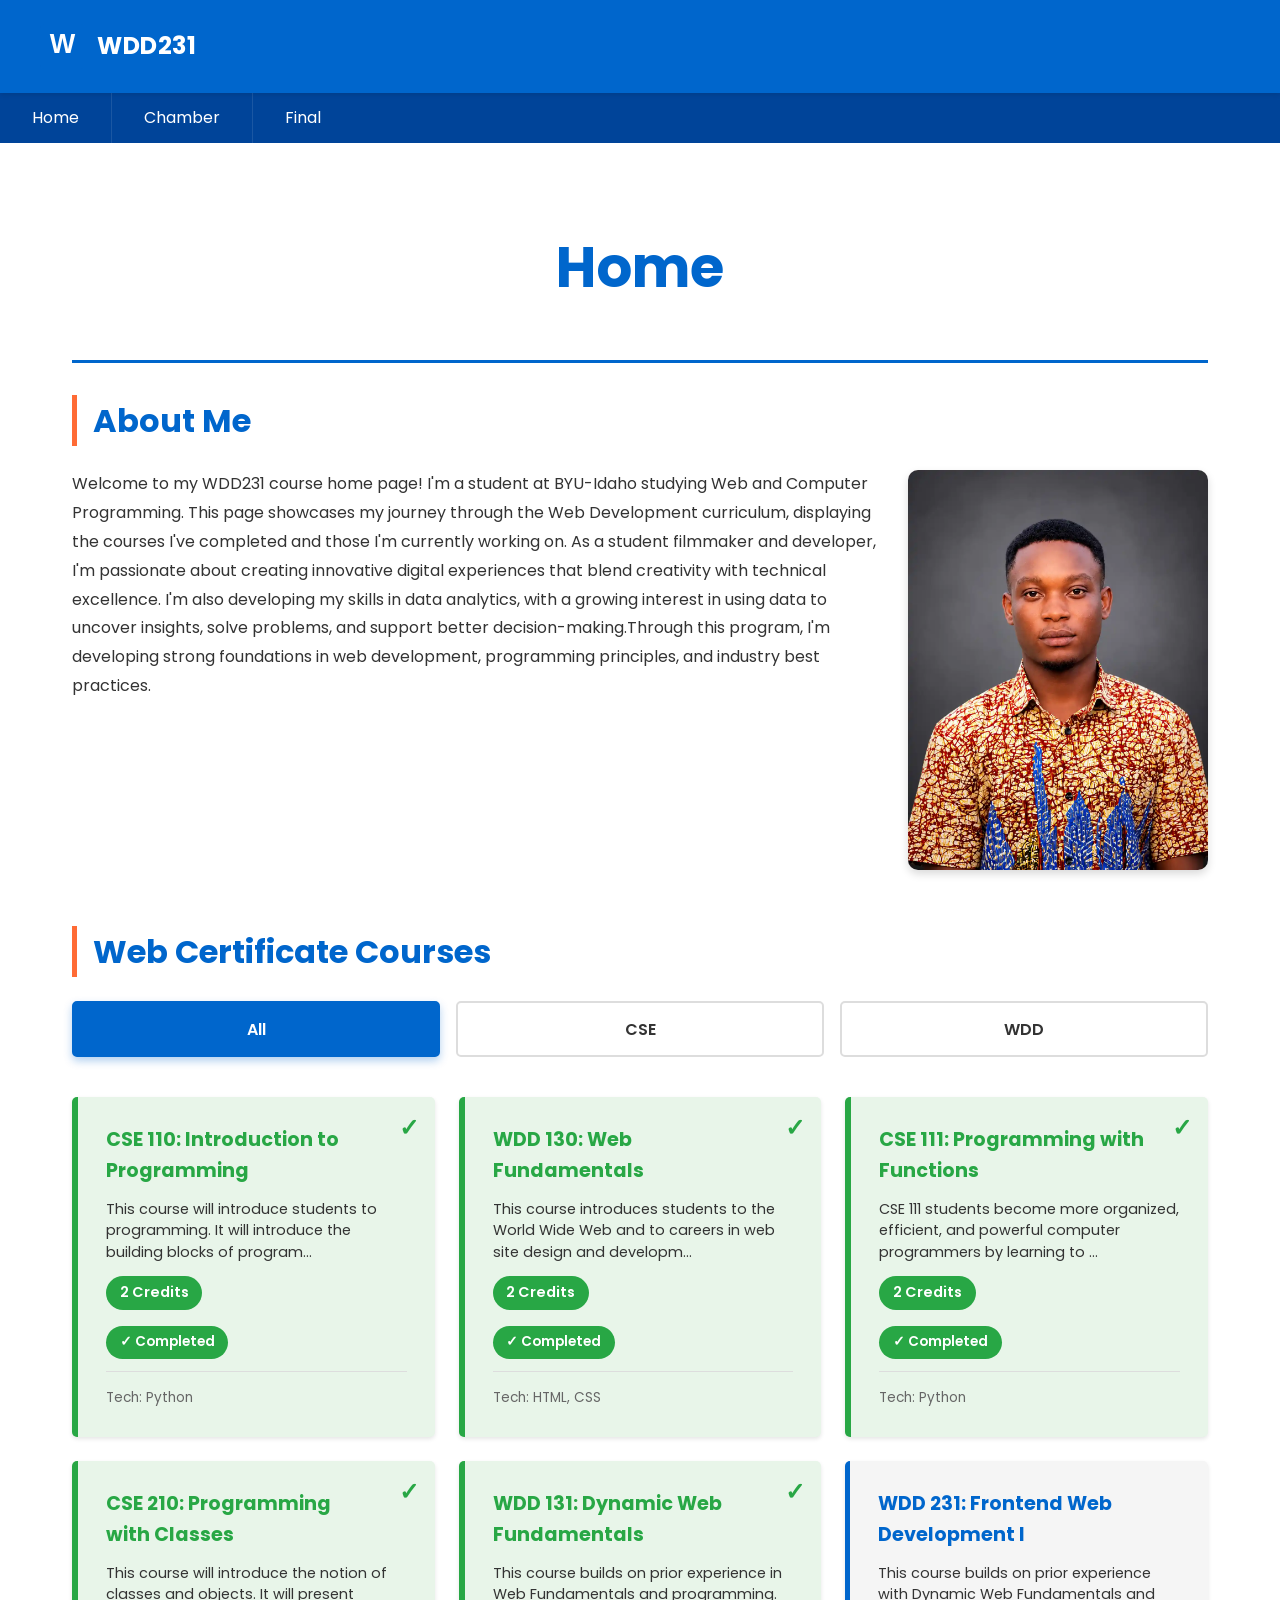
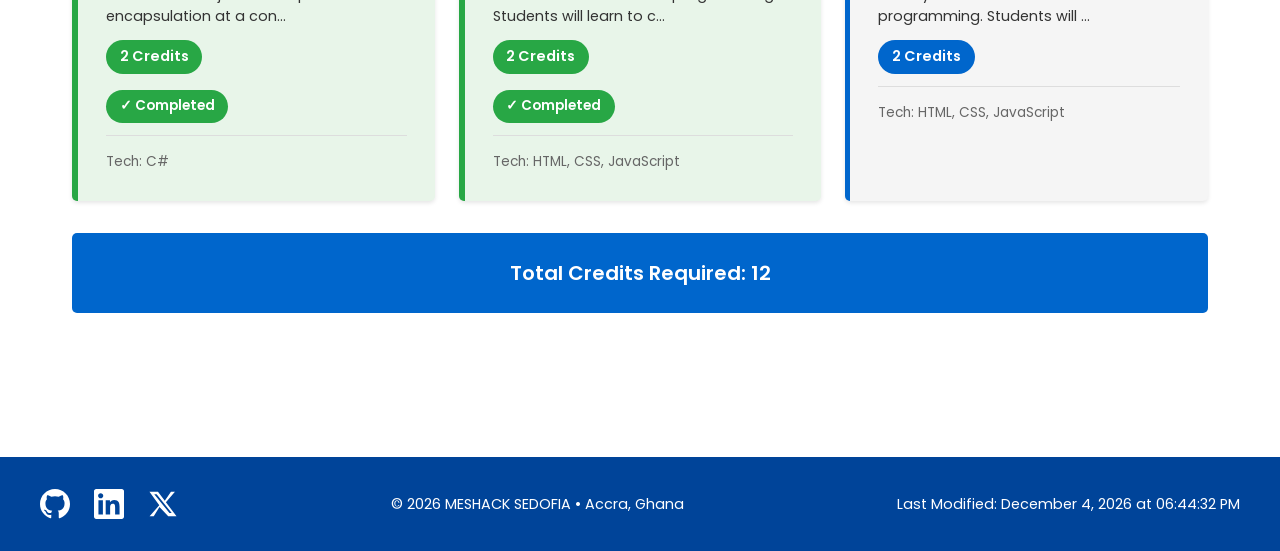
<file: Index.html>
<!DOCTYPE html>
<html lang="en">

<head>
    <meta charset="UTF-8">
    <meta name="viewport" content="width=device-width, initial-scale=1.0">
    <meta name="description" content="WDD231 Course Home Page - Web and Computer Programming Certificate">
    <meta name="author" content="Meshack sedofia">
    <title>WDD231 - Course Home</title>
    <link rel="preconnect" href="https://fonts.googleapis.com">
    <link rel="preconnect" href="https://fonts.gstatic.com" crossorigin>
    <link href="https://fonts.googleapis.com/css2?family=Poppins:wght@400;600;700&display=swap" rel="stylesheet">
    <link rel="stylesheet" href="styles/small.css">
    <link rel="stylesheet" href="styles/larger.css">
    <script src="scripts/navigation.js" defer></script>
    <script src="scripts/date.js" defer></script>
    <script src="scripts/course.js" defer></script>
</head>

<body>
    <header>
        <div class="header-container">
            <div class="logo-section">
                <svg class="site-logo" xmlns="http://www.w3.org/2000/svg" viewBox="0 0 100 100" width="50" height="50">
                    <rect width="100" height="100" fill="#0066cc" rx="10" />
                    <text x="50" y="65" font-size="60" font-weight="bold" text-anchor="middle" fill="white"
                        font-family="Arial">W</text>
                </svg>
                <span class="site-name">WDD231</span>
            </div>
            <button id="menu-toggle" class="menu-toggle" aria-label="Toggle navigation menu">
                <span></span>
                <span></span>
                <span></span>
            </button>
        </div>
    </header>

    <nav id="navbar">
        <ul class="nav-links">
            <li><a href="index.html" class="active">Home</a></li>
            <li><a href="#">Chamber</a></li>
            <li><a href="#">Final</a></li>
        </ul>
    </nav>

    <main>
        <section class="hero">
            <h1>Home</h1>
        </section>

        <section class="about-me">
            <h2>About Me</h2>
            <div class="about-container">
                <div class="about-text">
                    <p>
                        Welcome to my WDD231 course home page! I'm a student at BYU-Idaho studying Web and Computer
                        Programming.
                        This page showcases my journey through the Web Development curriculum, displaying the courses
                        I've completed
                        and those I'm currently working on. As a student filmmaker and developer, I'm passionate about
                        creating
                        innovative digital experiences that blend creativity with technical excellence. I'm also
                        developing my skills
                        in data analytics, with a growing interest in using data to uncover insights, solve problems,
                        and support better
                        decision-making.Through this program, I'm developing strong foundations in web development,
                        programming principles,
                        and industry best practices.
                    </p>
                </div>
                <div class="student-photo">
                    <img src="images/sedofia-meshack.webp" alt="Student profile photo" width="200" height="250">
                </div>
            </div>
        </section>

        <section class="courses">
            <h2>Web Certificate Courses</h2>
            <div class="course-filters">
                <button class="filter-btn active" data-filter="all">All</button>
                <button class="filter-btn" data-filter="cse">CSE</button>
                <button class="filter-btn" data-filter="wdd">WDD</button>
            </div>
            <div class="courses-container" id="courses-container">
                <!-- Course cards will be dynamically inserted here -->
            </div>
            <div class="credits-info">
                <p>Total Credits Required: <span id="total-credits">0</span></p>
            </div>
        </section>
    </main>

    <footer>
        <div class="footer-content">
            <div class="social-links">
                <a href="https://github.com/sedofiameshack-creator" target="_blank" aria-label="GitHub">
                    <svg class="social-icon" xmlns="http://www.w3.org/2000/svg" viewBox="0 0 24 24" fill="currentColor"
                        width="30" height="30">
                        <path
                            d="M12 0c-6.626 0-12 5.373-12 12 0 5.302 3.438 9.8 8.207 11.387.599.111.793-.261.793-.577v-2.234c-3.338.726-4.033-1.416-4.033-1.416-.546-1.387-1.333-1.756-1.333-1.756-1.089-.745.083-.729.083-.729 1.205.084 1.839 1.237 1.839 1.237 1.07 1.834 2.807 1.304 3.492.997.107-.775.418-1.305.762-1.604-2.665-.305-5.467-1.334-5.467-5.931 0-1.311.469-2.381 1.236-3.221-.124-.303-.535-1.524.117-3.176 0 0 1.008-.322 3.301 1.23.957-.266 1.983-.399 3.003-.404 1.02.005 2.047.138 3.006.404 2.291-1.552 3.297-1.23 3.297-1.23.653 1.653.242 2.874.118 3.176.77.84 1.235 1.911 1.235 3.221 0 4.609-2.807 5.624-5.479 5.921.43.372.823 1.102.823 2.222v 3.293c0 .319.192.694.801.576 4.765-1.589 8.199-6.086 8.199-11.386 0-6.627-5.373-12-12-12z" />
                    </svg>
                </a>
                <a href="https://www.linkedin.com/in/meshack-sedofia-b068aa182" target="_blank" aria-label="LinkedIn">
                    <svg class="social-icon" xmlns="http://www.w3.org/2000/svg" viewBox="0 0 24 24" fill="currentColor"
                        width="30" height="30">
                        <path
                            d="M20.447 20.452h-3.554v-5.569c0-1.328-.027-3.037-1.852-3.037-1.853 0-2.136 1.445-2.136 2.939v5.667H9.351V9h3.414v1.561h.046c.477-.9 1.637-1.85 3.37-1.85 3.601 0 4.267 2.37 4.267 5.455v6.286zM5.337 7.433c-1.144 0-2.063-.926-2.063-2.065 0-1.138.92-2.063 2.063-2.063 1.14 0 2.064.925 2.064 2.063 0 1.139-.925 2.065-2.064 2.065zm1.782 13.019H3.555V9h3.564v11.452zM22.225 0H1.771C.792 0 0 .774 0 1.729v20.542C0 23.227.792 24 1.771 24h20.451C23.2 24 24 23.227 24 22.271V1.729C24 .774 23.2 0 22.225 0z" />
                    </svg>
                </a>
                <a href="https://x.com" target="_blank" aria-label="X (Twitter)">
                    <svg class="social-icon" xmlns="http://www.w3.org/2000/svg" viewBox="0 0 24 24" fill="currentColor"
                        width="30" height="30">
                        <path
                            d="M18.244 2.25h3.308l-7.227 8.26 8.502 11.24h-6.635L9.172 14.3 4.588 21.75H1.28l7.732-8.835L1.166 2.25h6.82l5.440 7.237 4.938-7.237zM17.15 19.128h1.83L6.884 4.126H5.009l12.141 15.002z" />
                    </svg>
                </a>
            </div>
            <div class="footer-info">
                <p>&copy; <span id="year"></span> MESHACK SEDOFIA • Accra, Ghana</p>
            </div>
            <div class="last-modified">
                <p id="lastModified"></p>
            </div>
        </div>
    </footer>

    <!-- Course script at end of body to ensure DOM is ready -->
    <script>
        console.log('🔄 Fallback: Running course init from body script tag');
        if (typeof initializeCourses === 'function') {
            initializeCourses();
        }
    </script>
</body>

</html>
</file>
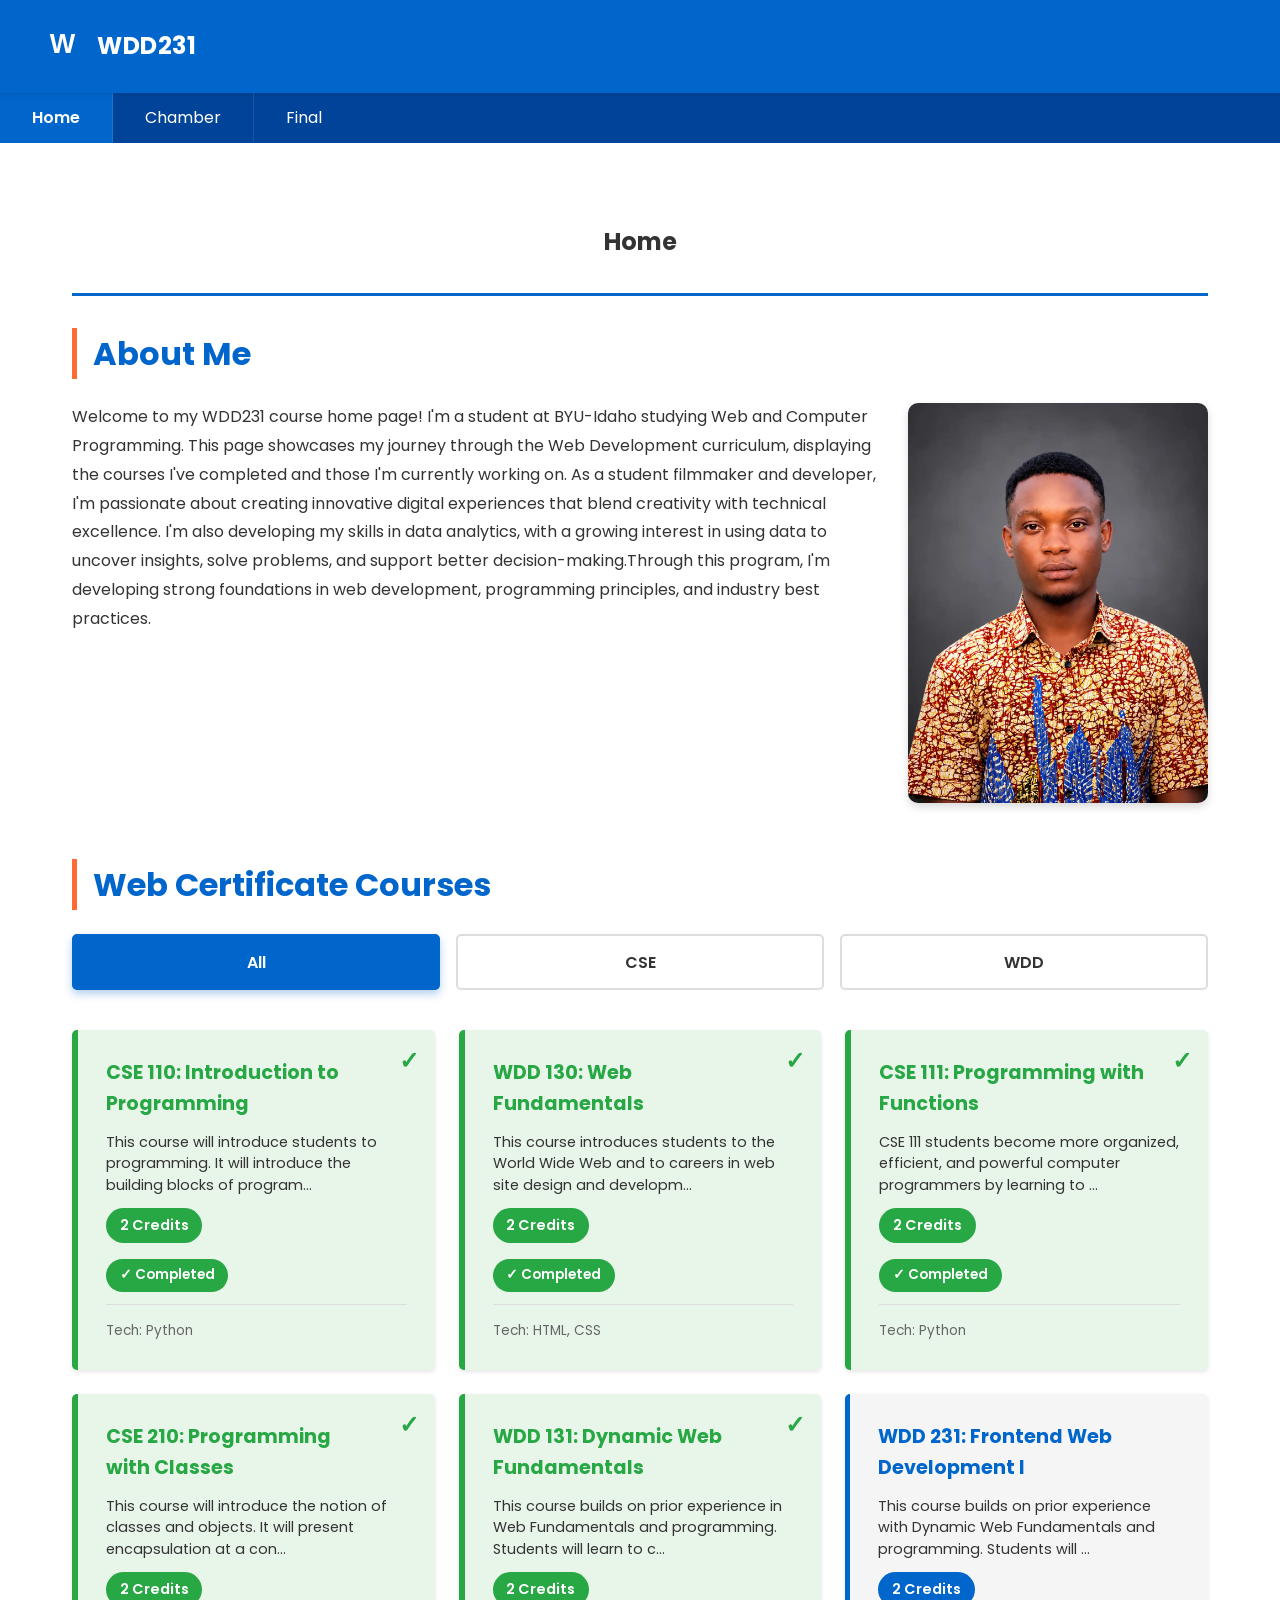
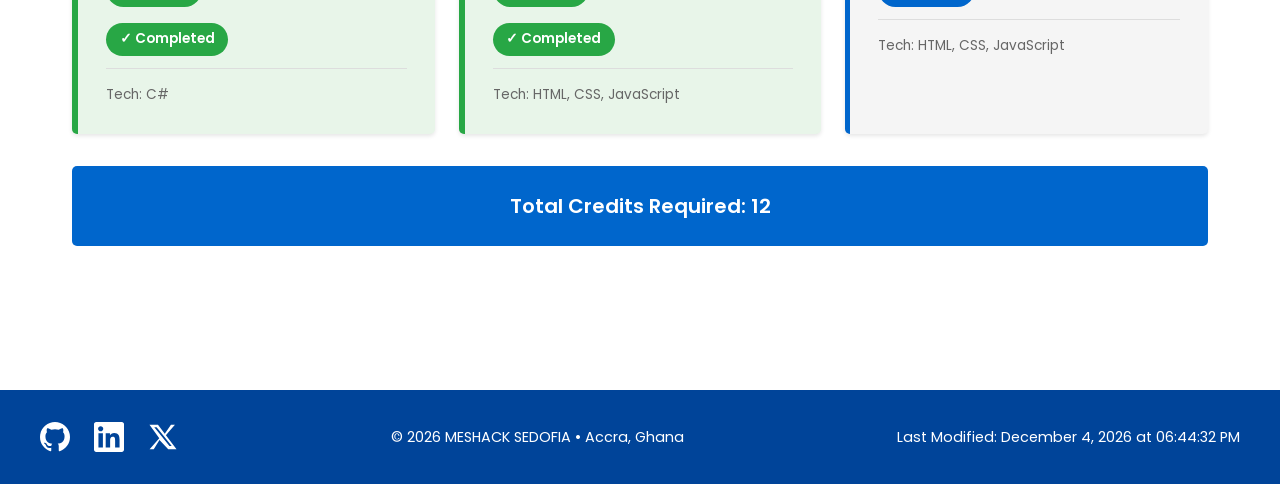
<file: index.html>
<!DOCTYPE html>
<html lang="en">

<head>
    <meta charset="UTF-8">
    <meta name="viewport" content="width=device-width, initial-scale=1.0">
    <meta name="description" content="WDD231 Course Home Page - Web and Computer Programming Certificate">
    <meta name="author" content="Meshack sedofia">
    <title>WDD231 - Course Home</title>
    <link rel="preconnect" href="https://fonts.googleapis.com">
    <link rel="preconnect" href="https://fonts.gstatic.com" crossorigin>
    <link href="https://fonts.googleapis.com/css2?family=Poppins:wght@400;600;700&display=swap" rel="stylesheet">
    <link rel="stylesheet" href="styles/small.css">
    <link rel="stylesheet" href="styles/larger.css">
    <script src="scripts/navigation.js" defer></script>
    <script src="scripts/date.js" defer></script>
    <script src="scripts/course.js" defer></script>
</head>

<body>
    <header>
        <div class="header-container">
            <div class="logo-section">
                <svg class="site-logo" xmlns="http://www.w3.org/2000/svg" viewBox="0 0 100 100" width="50" height="50">
                    <rect width="100" height="100" fill="#0066cc" rx="10" />
                    <text x="50" y="65" font-size="60" font-weight="bold" text-anchor="middle" fill="white"
                        font-family="Arial">W</text>
                </svg>
                <span class="site-name">WDD231</span>
            </div>
            <button id="menu-toggle" class="menu-toggle" aria-label="Toggle navigation menu">
                <span></span>
                <span></span>
                <span></span>
            </button>
        </div>
    </header>

    <nav id="navbar">
        <ul class="nav-links">
            <li><a href="index.html" class="active">Home</a></li>
            <li><a href="#">Chamber</a></li>
            <li><a href="#">Final</a></li>
        </ul>
    </nav>

    <main>
        <section class="hero">
            <h2>Home</h2>
        </section>

        <section class="about-me">
            <h2>About Me</h2>
            <div class="about-container">
                <div class="about-text">
                    <p>
                        Welcome to my WDD231 course home page! I'm a student at BYU-Idaho studying Web and Computer
                        Programming.
                        This page showcases my journey through the Web Development curriculum, displaying the courses
                        I've completed
                        and those I'm currently working on. As a student filmmaker and developer, I'm passionate about
                        creating
                        innovative digital experiences that blend creativity with technical excellence. I'm also
                        developing my skills
                        in data analytics, with a growing interest in using data to uncover insights, solve problems,
                        and support better
                        decision-making.Through this program, I'm developing strong foundations in web development,
                        programming principles,
                        and industry best practices.
                    </p>
                </div>
                <div class="student-photo">
                    <img src="images/sedofia-meshack.webp" alt="Student profile photo" width="200" height="250">
                </div>
            </div>
        </section>

        <section class="courses">
            <h2>Web Certificate Courses</h2>
            <div class="course-filters">
                <button class="filter-btn active" data-filter="all">All</button>
                <button class="filter-btn" data-filter="cse">CSE</button>
                <button class="filter-btn" data-filter="wdd">WDD</button>
            </div>
            <div class="courses-container" id="courses-container">
                <!-- Course cards will be dynamically inserted here -->
            </div>
            <div class="credits-info">
                <p>Total Credits Required: <span id="total-credits">0</span></p>
            </div>
        </section>
    </main>

    <footer>
        <div class="footer-content">
            <div class="social-links">
                <a href="https://github.com/sedofiameshack-creator" target="_blank" aria-label="GitHub">
                    <svg class="social-icon" xmlns="http://www.w3.org/2000/svg" viewBox="0 0 24 24" fill="currentColor"
                        width="30" height="30">
                        <path
                            d="M12 0c-6.626 0-12 5.373-12 12 0 5.302 3.438 9.8 8.207 11.387.599.111.793-.261.793-.577v-2.234c-3.338.726-4.033-1.416-4.033-1.416-.546-1.387-1.333-1.756-1.333-1.756-1.089-.745.083-.729.083-.729 1.205.084 1.839 1.237 1.839 1.237 1.07 1.834 2.807 1.304 3.492.997.107-.775.418-1.305.762-1.604-2.665-.305-5.467-1.334-5.467-5.931 0-1.311.469-2.381 1.236-3.221-.124-.303-.535-1.524.117-3.176 0 0 1.008-.322 3.301 1.23.957-.266 1.983-.399 3.003-.404 1.02.005 2.047.138 3.006.404 2.291-1.552 3.297-1.23 3.297-1.23.653 1.653.242 2.874.118 3.176.77.84 1.235 1.911 1.235 3.221 0 4.609-2.807 5.624-5.479 5.921.43.372.823 1.102.823 2.222v 3.293c0 .319.192.694.801.576 4.765-1.589 8.199-6.086 8.199-11.386 0-6.627-5.373-12-12-12z" />
                    </svg>
                </a>
                <a href="https://www.linkedin.com/in/meshack-sedofia-b068aa182" target="_blank" aria-label="LinkedIn">
                    <svg class="social-icon" xmlns="http://www.w3.org/2000/svg" viewBox="0 0 24 24" fill="currentColor"
                        width="30" height="30">
                        <path
                            d="M20.447 20.452h-3.554v-5.569c0-1.328-.027-3.037-1.852-3.037-1.853 0-2.136 1.445-2.136 2.939v5.667H9.351V9h3.414v1.561h.046c.477-.9 1.637-1.85 3.37-1.85 3.601 0 4.267 2.37 4.267 5.455v6.286zM5.337 7.433c-1.144 0-2.063-.926-2.063-2.065 0-1.138.92-2.063 2.063-2.063 1.14 0 2.064.925 2.064 2.063 0 1.139-.925 2.065-2.064 2.065zm1.782 13.019H3.555V9h3.564v11.452zM22.225 0H1.771C.792 0 0 .774 0 1.729v20.542C0 23.227.792 24 1.771 24h20.451C23.2 24 24 23.227 24 22.271V1.729C24 .774 23.2 0 22.225 0z" />
                    </svg>
                </a>
                <a href="https://x.com" target="_blank" aria-label="X (Twitter)">
                    <svg class="social-icon" xmlns="http://www.w3.org/2000/svg" viewBox="0 0 24 24" fill="currentColor"
                        width="30" height="30">
                        <path
                            d="M18.244 2.25h3.308l-7.227 8.26 8.502 11.24h-6.635L9.172 14.3 4.588 21.75H1.28l7.732-8.835L1.166 2.25h6.82l5.440 7.237 4.938-7.237zM17.15 19.128h1.83L6.884 4.126H5.009l12.141 15.002z" />
                    </svg>
                </a>
            </div>
            <div class="footer-info">
                <p>&copy; <span id="year"></span> MESHACK SEDOFIA • Accra, Ghana</p>
            </div>
            <div class="last-modified">
                <p id="lastModified"></p>
            </div>
        </div>
    </footer>

    <!-- Course script at end of body to ensure DOM is ready -->
    <script>
        console.log('🔄 Fallback: Running course init from body script tag');
        if (typeof initializeCourses === 'function') {
            initializeCourses();
        }
    </script>
</body>

</html>
</file>
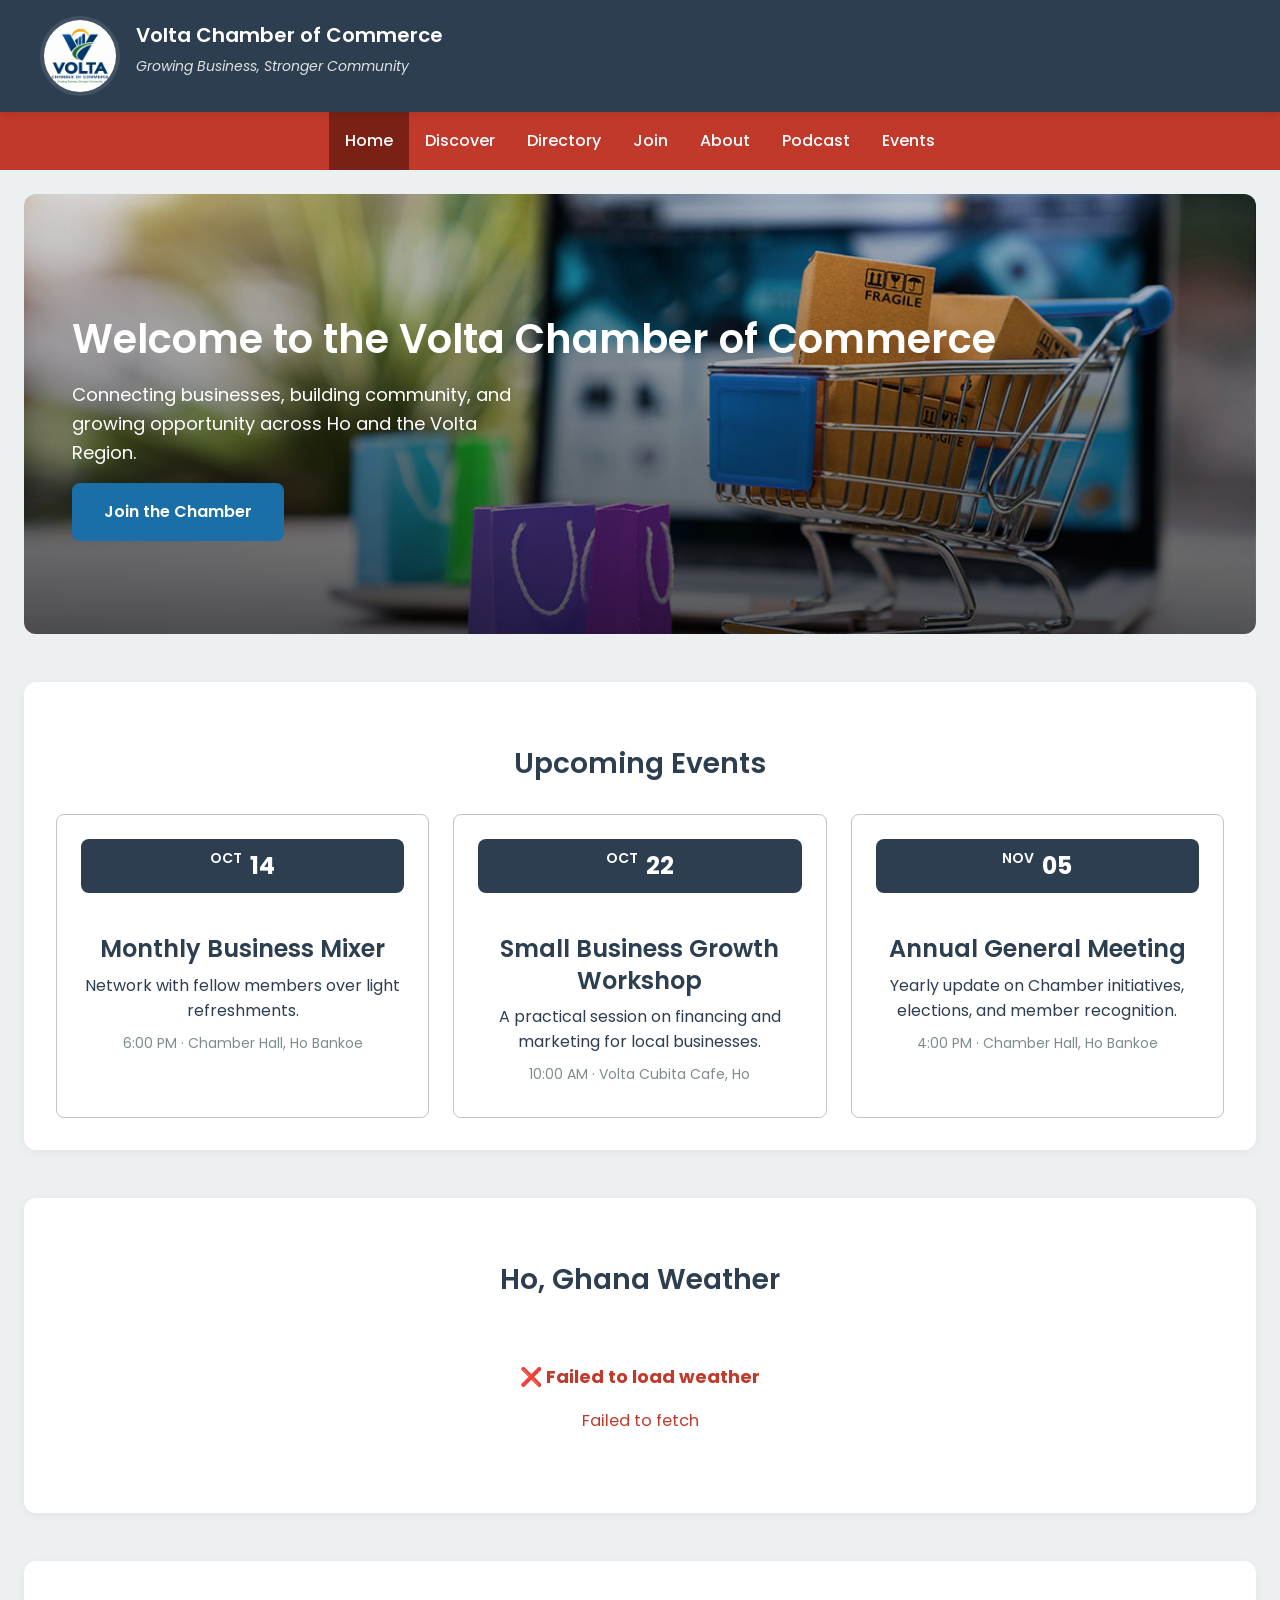
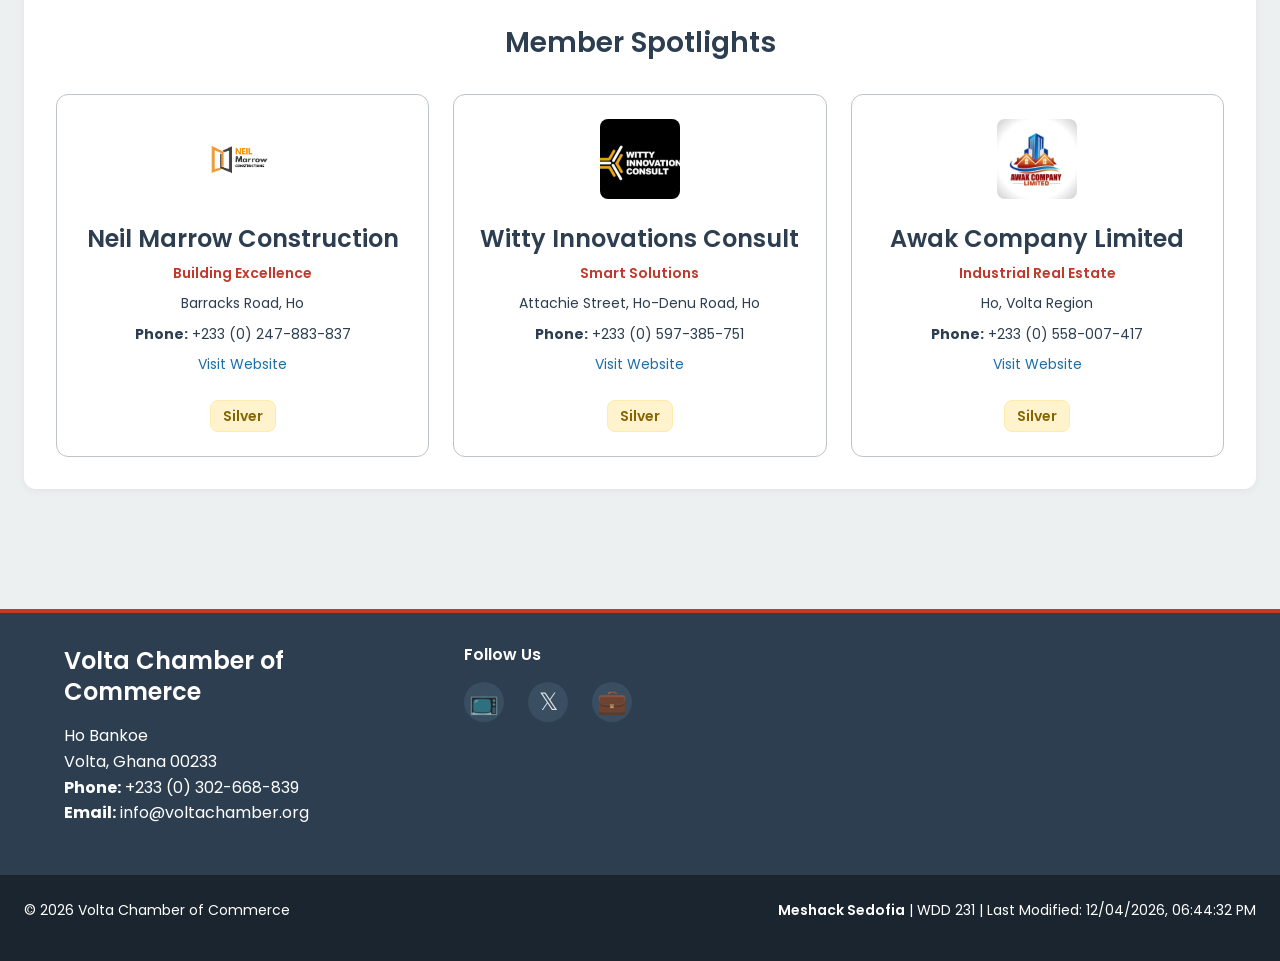
<file: chamber/index.html>
<!DOCTYPE html>
<html lang="en">
<head>
    <meta charset="UTF-8">
    <meta name="viewport" content="width=device-width, initial-scale=1.0">
    <meta name="description" content="Volta Chamber of Commerce - Growing business and stronger community in Ho, Volta Region, Ghana. Join, connect, and discover local businesses.">
    <meta name="author" content="Meshack Sedofia">

    <!-- Facebook Open Graph Meta Tags -->
    <meta property="og:title" content="Volta Chamber of Commerce">
    <meta property="og:description" content="Growing business and stronger community in Ho, Volta Region, Ghana. Join, connect, and discover local businesses.">
    <meta property="og:image" content="https://sedofiameshack-creator.github.io/wdd231/chamber/images/hero.jpg">
    <meta property="og:url" content="https://sedofiameshack-creator.github.io/wdd231/chamber/index.html">
    <meta property="og:type" content="website">

    <title>Home - Volta Chamber of Commerce</title>
    <link rel="icon" type="image/png" href="images/favicon.ico">

    <!-- Google Fonts -->
    <link rel="preconnect" href="https://fonts.googleapis.com">
    <link rel="preconnect" href="https://fonts.gstatic.com" crossorigin>
    <link href="https://fonts.googleapis.com/css2?family=Poppins:wght@400;600;700&display=swap" rel="stylesheet">

    <!-- CSS Files -->
    <link rel="stylesheet" href="styles/normalize.css">
    <link rel="stylesheet" href="styles/small.css">
    <link rel="stylesheet" href="styles/larger.css">
</head>
<body>
    <!-- HEADER -->
    <header>
        <div class="header-content">
            <div class="logo-section">
                <img src="images/volta.jpg" alt="Volta Chamber of Commerce Logo" class="logo">
                <div class="header-text">
                    <p class="site-title">Volta Chamber of Commerce</p>
                    <p class="tagline">Growing Business, Stronger Community</p>
                </div>
            </div>
            <button id="menuBtn" class="menu-btn">☰ Menu</button>
        </div>
    </header>

    <!-- NAVIGATION -->
    <nav id="navbar" class="navbar">
        <ul>
            <li><a href="index.html" class="active">Home</a></li>
            <li><a href="discover.html">Discover</a></li>
            <li><a href="directory.html">Directory</a></li>
            <li><a href="join.html">Join</a></li>
            <li><a href="#">About</a></li>
            <li><a href="#">Podcast</a></li>
            <li><a href="#">Events</a></li>
        </ul>
    </nav>

    <!-- MAIN CONTENT -->
    <main>
        <!-- HERO -->
        <section class="hero">
            <img src="images/hero.jpg"
                 alt="Downtown skyline representing the business community of Ho, Volta Region"
                 class="hero-image"
                 width="1600" height="600"
                 fetchpriority="high">
            <div class="hero-overlay">
                <h1>Welcome to the Volta Chamber of Commerce</h1>
                <p class="hero-subtitle">Connecting businesses, building community, and growing opportunity across Ho and the Volta Region.</p>
                <a href="join.html" class="cta-btn">Join the Chamber</a>
            </div>
        </section>

        <!-- CURRENT EVENTS -->
        <section class="events-section">
            <h2>Upcoming Events</h2>
            <div class="events-list">
                <article class="event-card">
                    <p class="event-date">
                        <span class="event-month">OCT</span>
                        <span class="event-day">14</span>
                    </p>
                    <div class="event-info">
                        <h3>Monthly Business Mixer</h3>
                        <p>Network with fellow members over light refreshments.</p>
                        <p class="event-meta">6:00 PM &middot; Chamber Hall, Ho Bankoe</p>
                    </div>
                </article>
                <article class="event-card">
                    <p class="event-date">
                        <span class="event-month">OCT</span>
                        <span class="event-day">22</span>
                    </p>
                    <div class="event-info">
                        <h3>Small Business Growth Workshop</h3>
                        <p>A practical session on financing and marketing for local businesses.</p>
                        <p class="event-meta">10:00 AM &middot; Volta Cubita Cafe, Ho</p>
                    </div>
                </article>
                <article class="event-card">
                    <p class="event-date">
                        <span class="event-month">NOV</span>
                        <span class="event-day">05</span>
                    </p>
                    <div class="event-info">
                        <h3>Annual General Meeting</h3>
                        <p>Yearly update on Chamber initiatives, elections, and member recognition.</p>
                        <p class="event-meta">4:00 PM &middot; Chamber Hall, Ho Bankoe</p>
                    </div>
                </article>
            </div>
        </section>

        <!-- WEATHER -->
        <section class="weather-section">
            <h2>Ho, Ghana Weather</h2>
            <div id="weatherContainer" class="weather-container">
                <p class="loading">Loading weather...</p>
            </div>
        </section>

        <!-- MEMBER SPOTLIGHTS -->
        <section class="spotlights-section">
            <h2>Member Spotlights</h2>
            <div id="spotlightContainer" class="spotlight-grid">
                <p class="loading">Loading spotlights...</p>
            </div>
        </section>
    </main>

    <!-- FOOTER -->
    <footer>
        <div class="footer-content">
            <div class="footer-section">
                <h3>Volta Chamber of Commerce</h3>
                <p>Ho Bankoe<br>
                Volta, Ghana 00233<br>
                <strong>Phone:</strong> +233 (0) 302-668-839<br>
                <strong>Email:</strong> info@voltachamber.org</p>
            </div>

            <div class="footer-section social">
                <h4>Follow Us</h4>
                <div class="social-icons">
                    <a href="#" aria-label="YouTube">📺</a>
                    <a href="#" aria-label="Twitter">𝕏</a>
                    <a href="#" aria-label="LinkedIn">💼</a>
                </div>
            </div>
        </div>

        <div class="footer-bottom">
            <p>&copy; <span id="year"></span> Volta Chamber of Commerce</p>
            <p class="developer-info">
                <span class="developer-name">Meshack Sedofia</span> |
                WDD 231 |
                Last Modified: <span id="lastModified"></span>
            </p>
        </div>
    </footer>

    <!-- JavaScript -->
    <script src="scripts/home.js" defer></script>
</body>
</html>
</file>
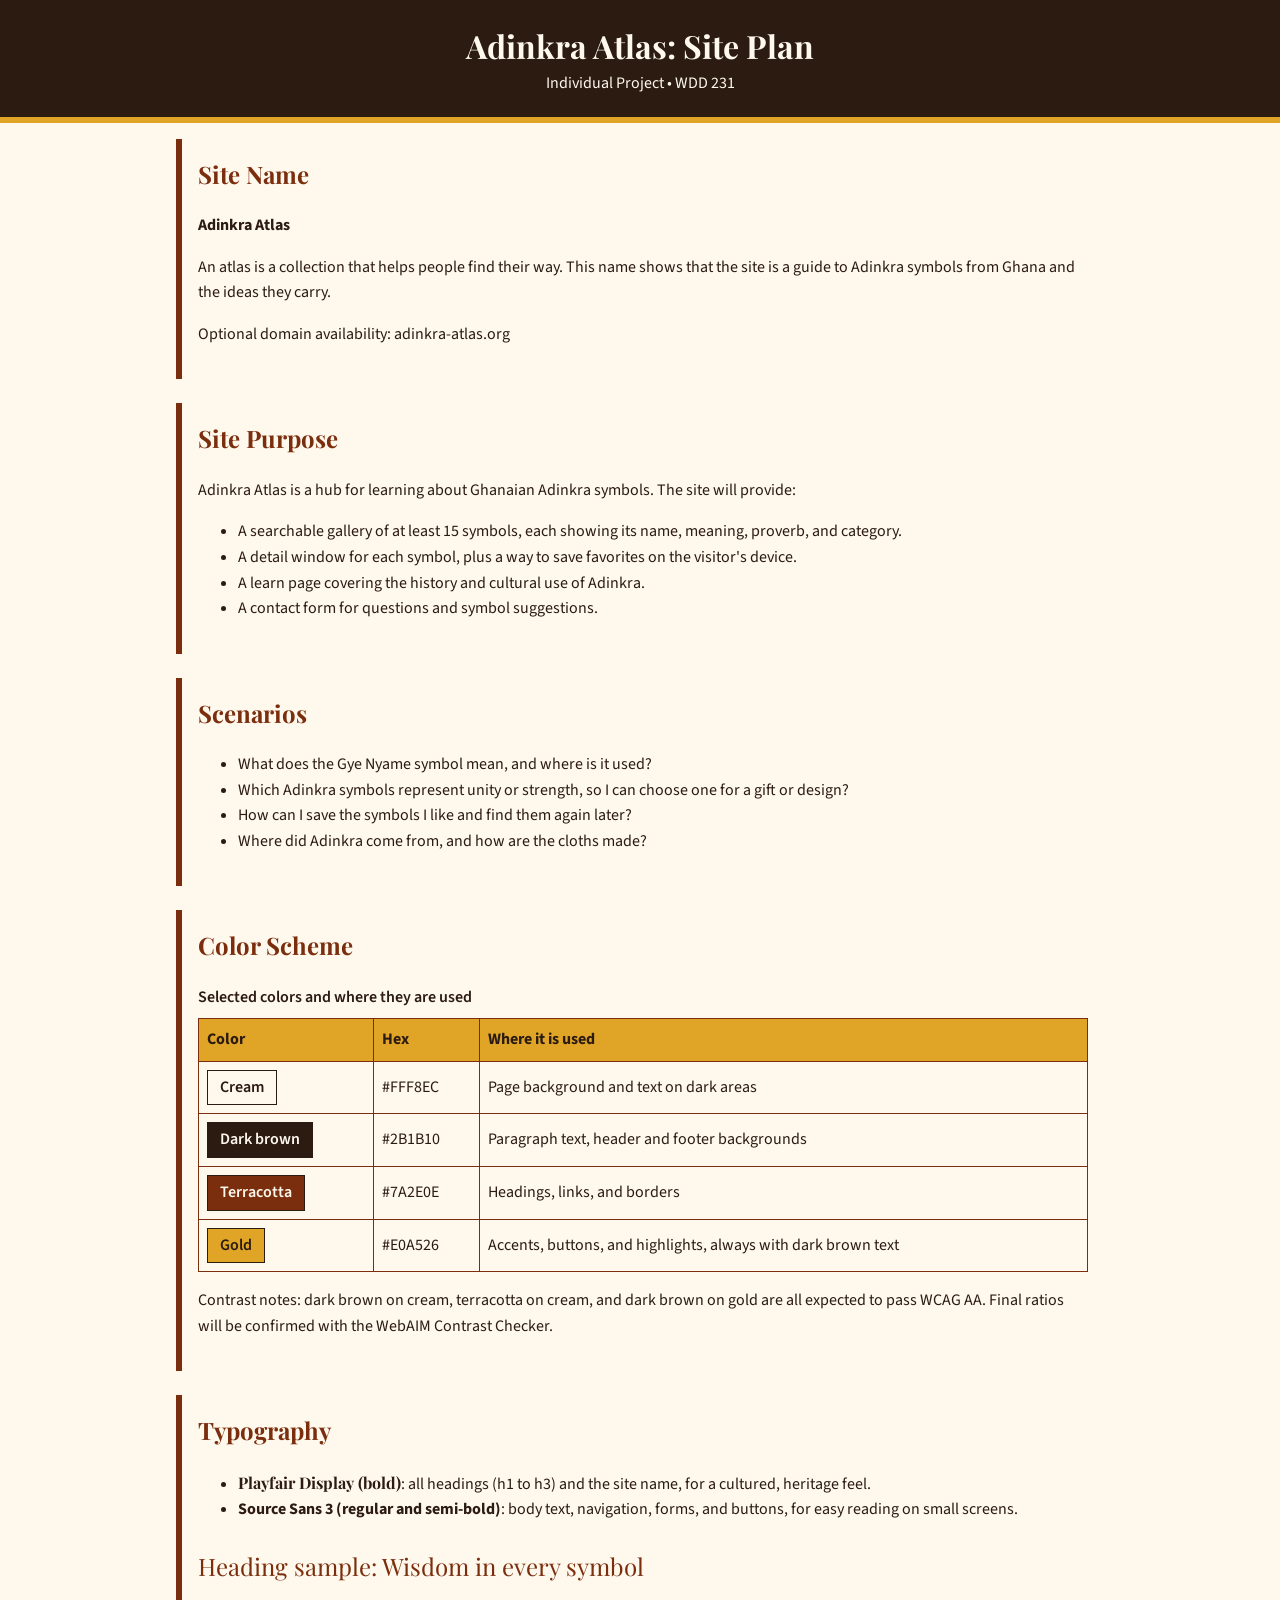
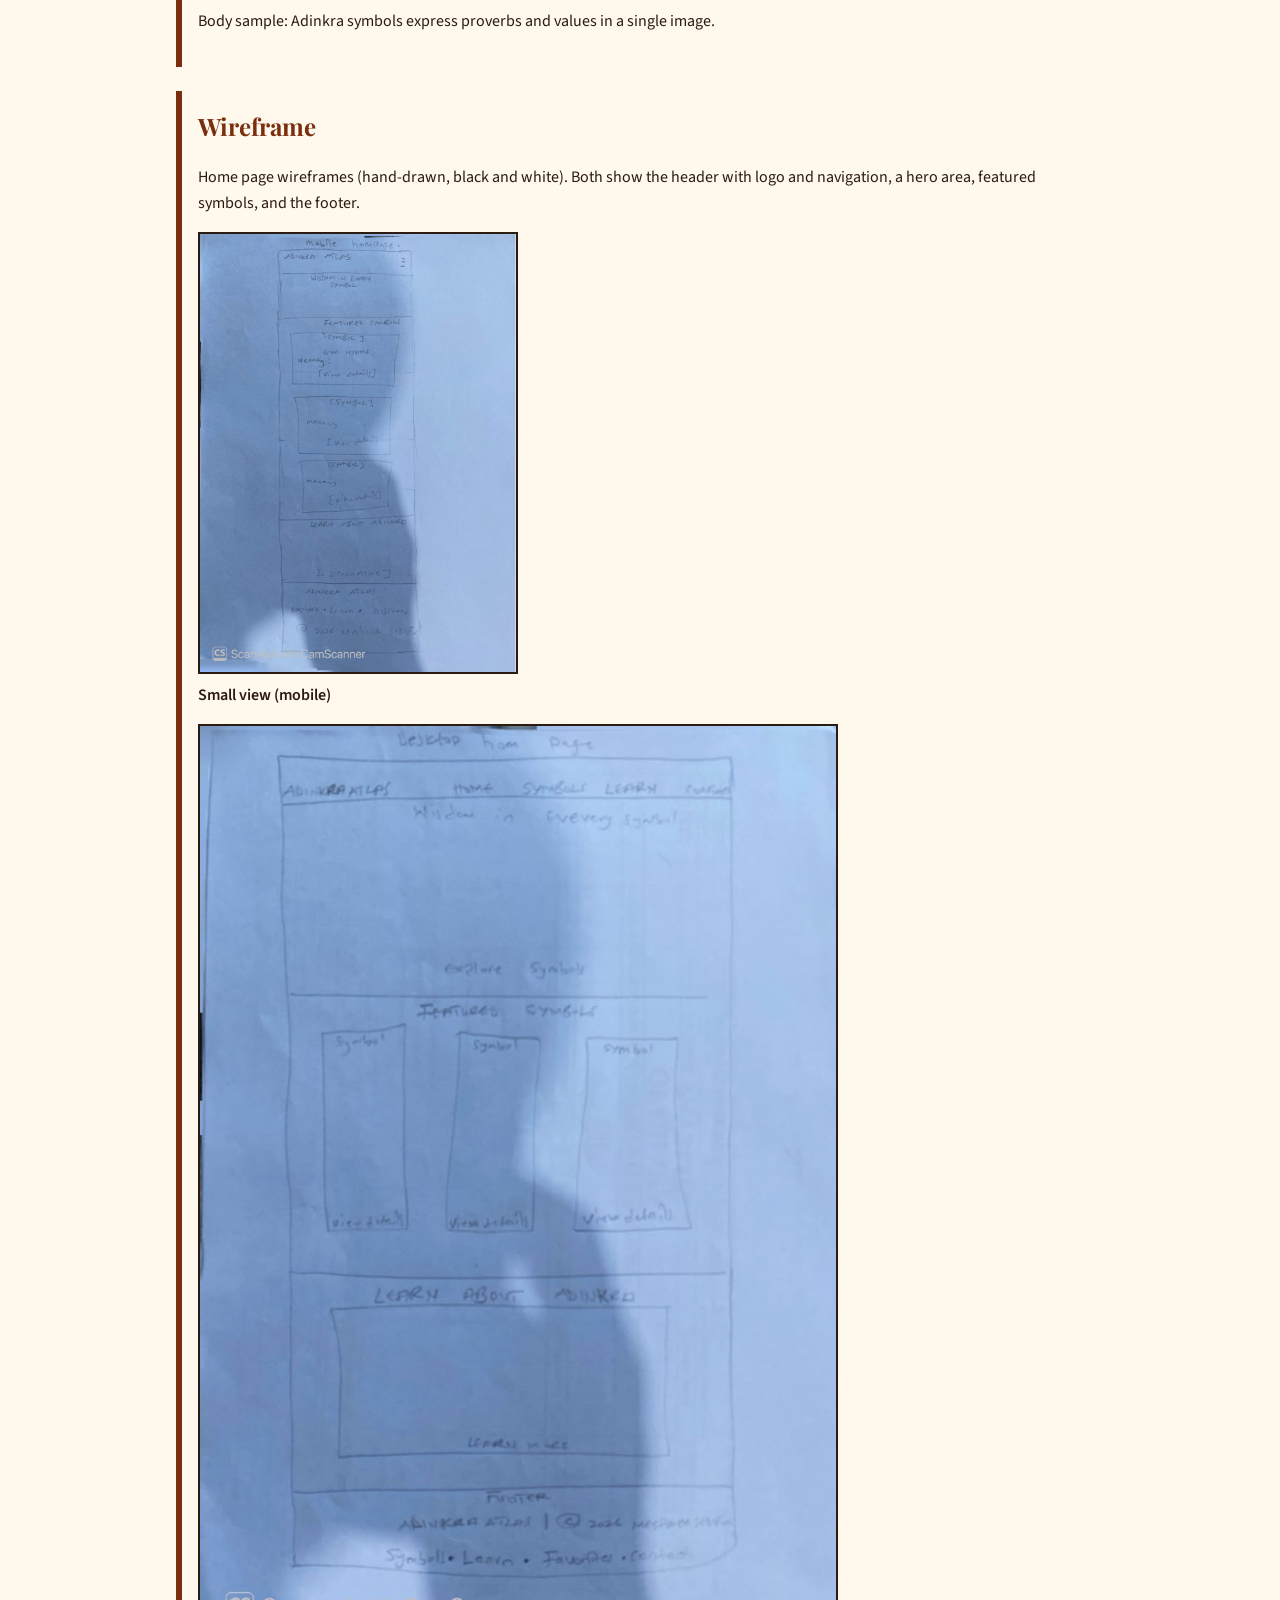
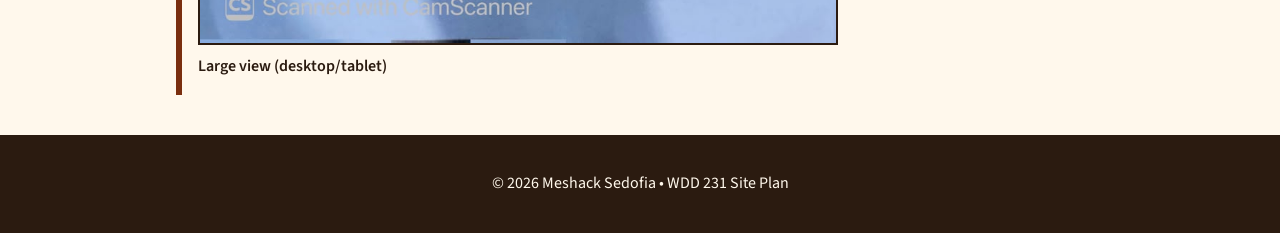
<file: final/index.html>
<!DOCTYPE html>
<html lang="en">
<head>
  <meta charset="utf-8">
  <meta name="viewport" content="width=device-width, initial-scale=1">
  <title>Adinkra Atlas Site Plan | WDD 231</title>
  <meta name="description" content="Site plan for Adinkra Atlas, a three-page website exploring the meaning of Ghanaian Adinkra symbols.">
  <meta name="author" content="Meshack Sedofia">
  <link rel="preconnect" href="https://fonts.googleapis.com">
  <link rel="preconnect" href="https://fonts.gstatic.com" crossorigin>
  <link rel="stylesheet" href="https://fonts.googleapis.com/css2?family=Playfair+Display:wght@700&amp;family=Source+Sans+3:wght@400;600&amp;display=swap">
  <link rel="stylesheet" href="styles/plan.css">
</head>
<body>
  <header>
    <h1>Adinkra Atlas: Site Plan</h1>
    <p>Individual Project &bull; WDD 231</p>
  </header>

  <main>
    <section id="site-name">
      <h2>Site Name</h2>
      <p><strong>Adinkra Atlas</strong></p>
      <p>An atlas is a collection that helps people find their way. This name shows that the site is a guide to Adinkra symbols from Ghana and the ideas they carry.</p>
      <p>Optional domain availability: adinkra-atlas.org</p>
    </section>

    <section id="site-purpose">
      <h2>Site Purpose</h2>
      <p>Adinkra Atlas is a hub for learning about Ghanaian Adinkra symbols. The site will provide:</p>
      <ul>
        <li>A searchable gallery of at least 15 symbols, each showing its name, meaning, proverb, and category.</li>
        <li>A detail window for each symbol, plus a way to save favorites on the visitor's device.</li>
        <li>A learn page covering the history and cultural use of Adinkra.</li>
        <li>A contact form for questions and symbol suggestions.</li>
      </ul>
    </section>

    <section id="scenarios">
      <h2>Scenarios</h2>
      <ul>
        <li>What does the Gye Nyame symbol mean, and where is it used?</li>
        <li>Which Adinkra symbols represent unity or strength, so I can choose one for a gift or design?</li>
        <li>How can I save the symbols I like and find them again later?</li>
        <li>Where did Adinkra come from, and how are the cloths made?</li>
      </ul>
    </section>

    <section id="color-scheme">
      <h2>Color Scheme</h2>
      <table>
        <caption>Selected colors and where they are used</caption>
        <thead>
          <tr><th scope="col">Color</th><th scope="col">Hex</th><th scope="col">Where it is used</th></tr>
        </thead>
        <tbody>
          <tr><td><span class="swatch swatch-cream">Cream</span></td><td>#FFF8EC</td><td>Page background and text on dark areas</td></tr>
          <tr><td><span class="swatch swatch-brown">Dark brown</span></td><td>#2B1B10</td><td>Paragraph text, header and footer backgrounds</td></tr>
          <tr><td><span class="swatch swatch-terracotta">Terracotta</span></td><td>#7A2E0E</td><td>Headings, links, and borders</td></tr>
          <tr><td><span class="swatch swatch-gold">Gold</span></td><td>#E0A526</td><td>Accents, buttons, and highlights, always with dark brown text</td></tr>
        </tbody>
      </table>
      <p>Contrast notes: dark brown on cream, terracotta on cream, and dark brown on gold are all expected to pass WCAG AA. Final ratios will be confirmed with the WebAIM Contrast Checker.</p>
    </section>

    <section id="typography">
      <h2>Typography</h2>
      <ul>
        <li><strong class="font-heading">Playfair Display (bold)</strong>: all headings (h1 to h3) and the site name, for a cultured, heritage feel.</li>
        <li><strong>Source Sans 3 (regular and semi-bold)</strong>: body text, navigation, forms, and buttons, for easy reading on small screens.</li>
      </ul>
      <p class="font-heading sample">Heading sample: Wisdom in every symbol</p>
      <p>Body sample: Adinkra symbols express proverbs and values in a single image.</p>
    </section>

    <section id="wireframe">
      <h2>Wireframe</h2>
      <p>Home page wireframes (hand-drawn, black and white). Both show the header with logo and navigation, a hero area, featured symbols, and the footer.</p>
      <div class="wireframes">
        <figure>
          <img src="images/mobile.jpeg" width="320" height="560" alt="Hand-drawn mobile home page wireframe: logo and hamburger menu on top, hero, stacked featured symbol cards, and footer." loading="lazy">
          <figcaption>Small view (mobile)</figcaption>
        </figure>
        <figure>
          <img src="images/desktop.jpeg" width="640" height="420" alt="Hand-drawn desktop home page wireframe: logo with horizontal navigation, hero, three featured symbol cards in a row, and footer." loading="lazy">
          <figcaption>Large view (desktop/tablet)</figcaption>
        </figure>
      </div>
    </section>
  </main>

  <footer>
    <p>&copy; 2026 Meshack Sedofia &bull; WDD 231 Site Plan</p>
  </footer>
</body>
</html>
</file>
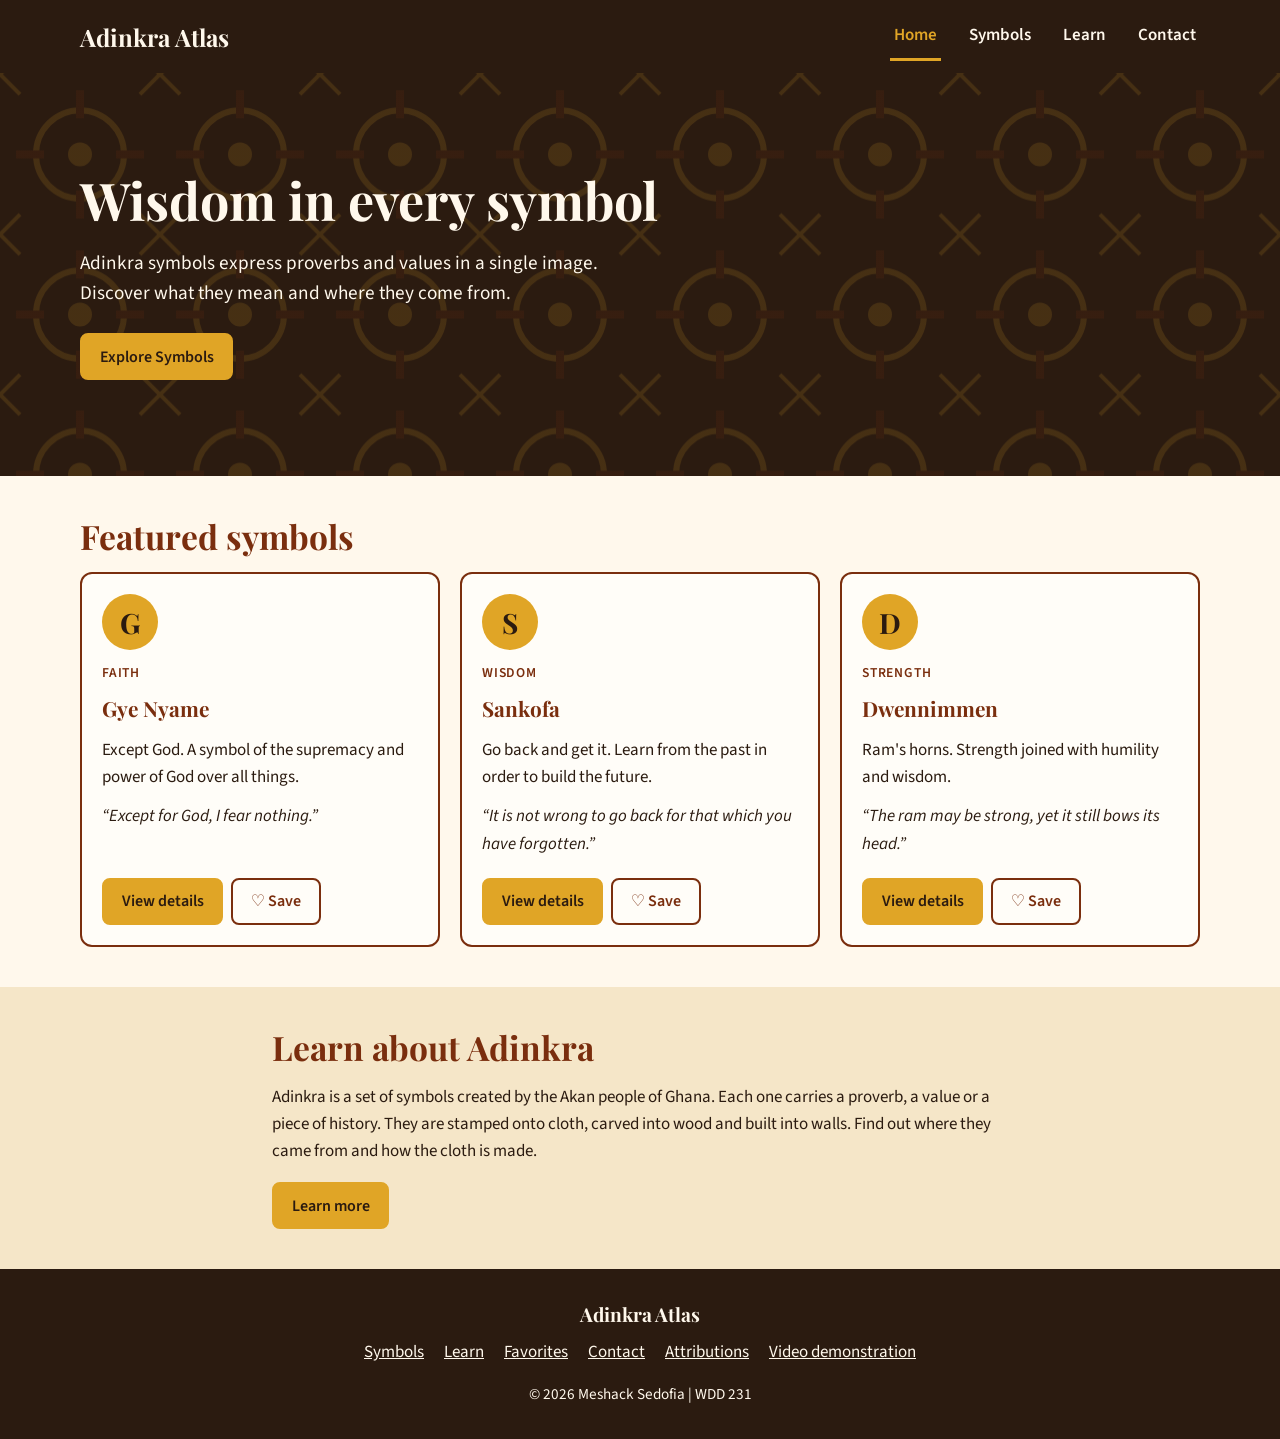
<file: finalproject/index.html>
<!DOCTYPE html>
<html lang="en">
<head>
  <meta charset="UTF-8">
  <meta name="viewport" content="width=device-width, initial-scale=1">
  <title>Adinkra Atlas | Wisdom in Every Symbol</title>
  <meta name="description" content="Explore Ghanaian Adinkra symbols, their meanings and the proverbs behind them. Search the gallery and save your favorites.">
  <meta name="author" content="Meshack Sedofia">
  <meta property="og:type" content="website">
  <meta property="og:title" content="Adinkra Atlas | Wisdom in Every Symbol">
  <meta property="og:description" content="A guide to Ghanaian Adinkra symbols, their meanings and the proverbs behind them.">
  <meta property="og:url" content="https://sedofiameshack-creator.github.io/wdd231/finalproject/index.html">
  <meta property="og:image" content="https://sedofiameshack-creator.github.io/wdd231/finalproject/images/og-image.png">
  <meta property="og:image:alt" content="Adinkra Atlas logo text on a dark brown background with a gold circle motif">
  <link rel="icon" href="images/favicon.svg" type="image/svg+xml">
  <link rel="preconnect" href="https://fonts.googleapis.com">
  <link rel="preconnect" href="https://fonts.gstatic.com" crossorigin>
  <link href="https://fonts.googleapis.com/css2?family=Playfair+Display:wght@700&family=Source+Sans+3:wght@400;600&display=swap" rel="stylesheet">
  <link rel="stylesheet" href="styles/styles.css">
  <link rel="stylesheet" href="styles/larger.css" media="(min-width: 48em)">
  <script type="module" src="scripts/home.js"></script>
</head>
<body>
  <a class="skip-link" href="#main">Skip to main content</a>

  <header class="site-header">
    <div class="wrap header-inner">
      <a class="logo" href="index.html">Adinkra Atlas</a>
      <button type="button" class="nav-toggle" id="nav-toggle" aria-expanded="false" aria-controls="primary-nav" aria-label="Toggle navigation menu">
        <span class="bars" aria-hidden="true"></span>
      </button>
      <nav id="primary-nav" class="primary-nav" aria-label="Main">
        <ul>
          <li><a href="index.html" aria-current="page">Home</a></li>
          <li><a href="symbols.html">Symbols</a></li>
          <li><a href="learn.html">Learn</a></li>
          <li><a href="learn.html#contact">Contact</a></li>
        </ul>
      </nav>
    </div>
  </header>

  <main id="main">
    <section class="hero">
      <div class="wrap">
        <h1>Wisdom in every symbol</h1>
        <p>Adinkra symbols express proverbs and values in a single image. Discover what they mean and where they come from.</p>
        <a class="btn" href="symbols.html">Explore Symbols</a>
      </div>
    </section>

    <section class="section" aria-labelledby="featured-heading">
      <div class="wrap">
        <h2 id="featured-heading">Featured symbols</h2>
        <div id="featured-grid" class="card-grid featured" aria-live="polite">
          <p>Loading symbols&hellip;</p>
        </div>
      </div>
    </section>

    <section class="section section-alt" aria-labelledby="learn-heading">
      <div class="wrap learn-panel">
        <h2 id="learn-heading">Learn about Adinkra</h2>
        <p>Adinkra is a set of symbols created by the Akan people of Ghana. Each one carries a proverb, a value or a piece of history. They are stamped onto cloth, carved into wood and built into walls. Find out where they came from and how the cloth is made.</p>
        <a class="btn" href="learn.html">Learn more</a>
      </div>
    </section>
  </main>

  <dialog id="symbol-dialog" aria-labelledby="dialog-title"></dialog>

  <footer class="site-footer">
    <div class="wrap">
      <p class="footer-brand">Adinkra Atlas</p>
      <nav class="footer-nav" aria-label="Footer">
        <ul>
          <li><a href="symbols.html">Symbols</a></li>
          <li><a href="learn.html">Learn</a></li>
          <li><a href="symbols.html#favorites">Favorites</a></li>
          <li><a href="learn.html#contact">Contact</a></li>
          <li><a href="attributions.html">Attributions</a></li>
          <li><a href="https://www.youtube.com/" target="_blank" rel="noopener">Video demonstration</a></li>
        </ul>
      </nav>
      <p class="copyright">&copy; 2026 Meshack Sedofia | WDD 231</p>
    </div>
  </footer>
</body>
</html>
</file>
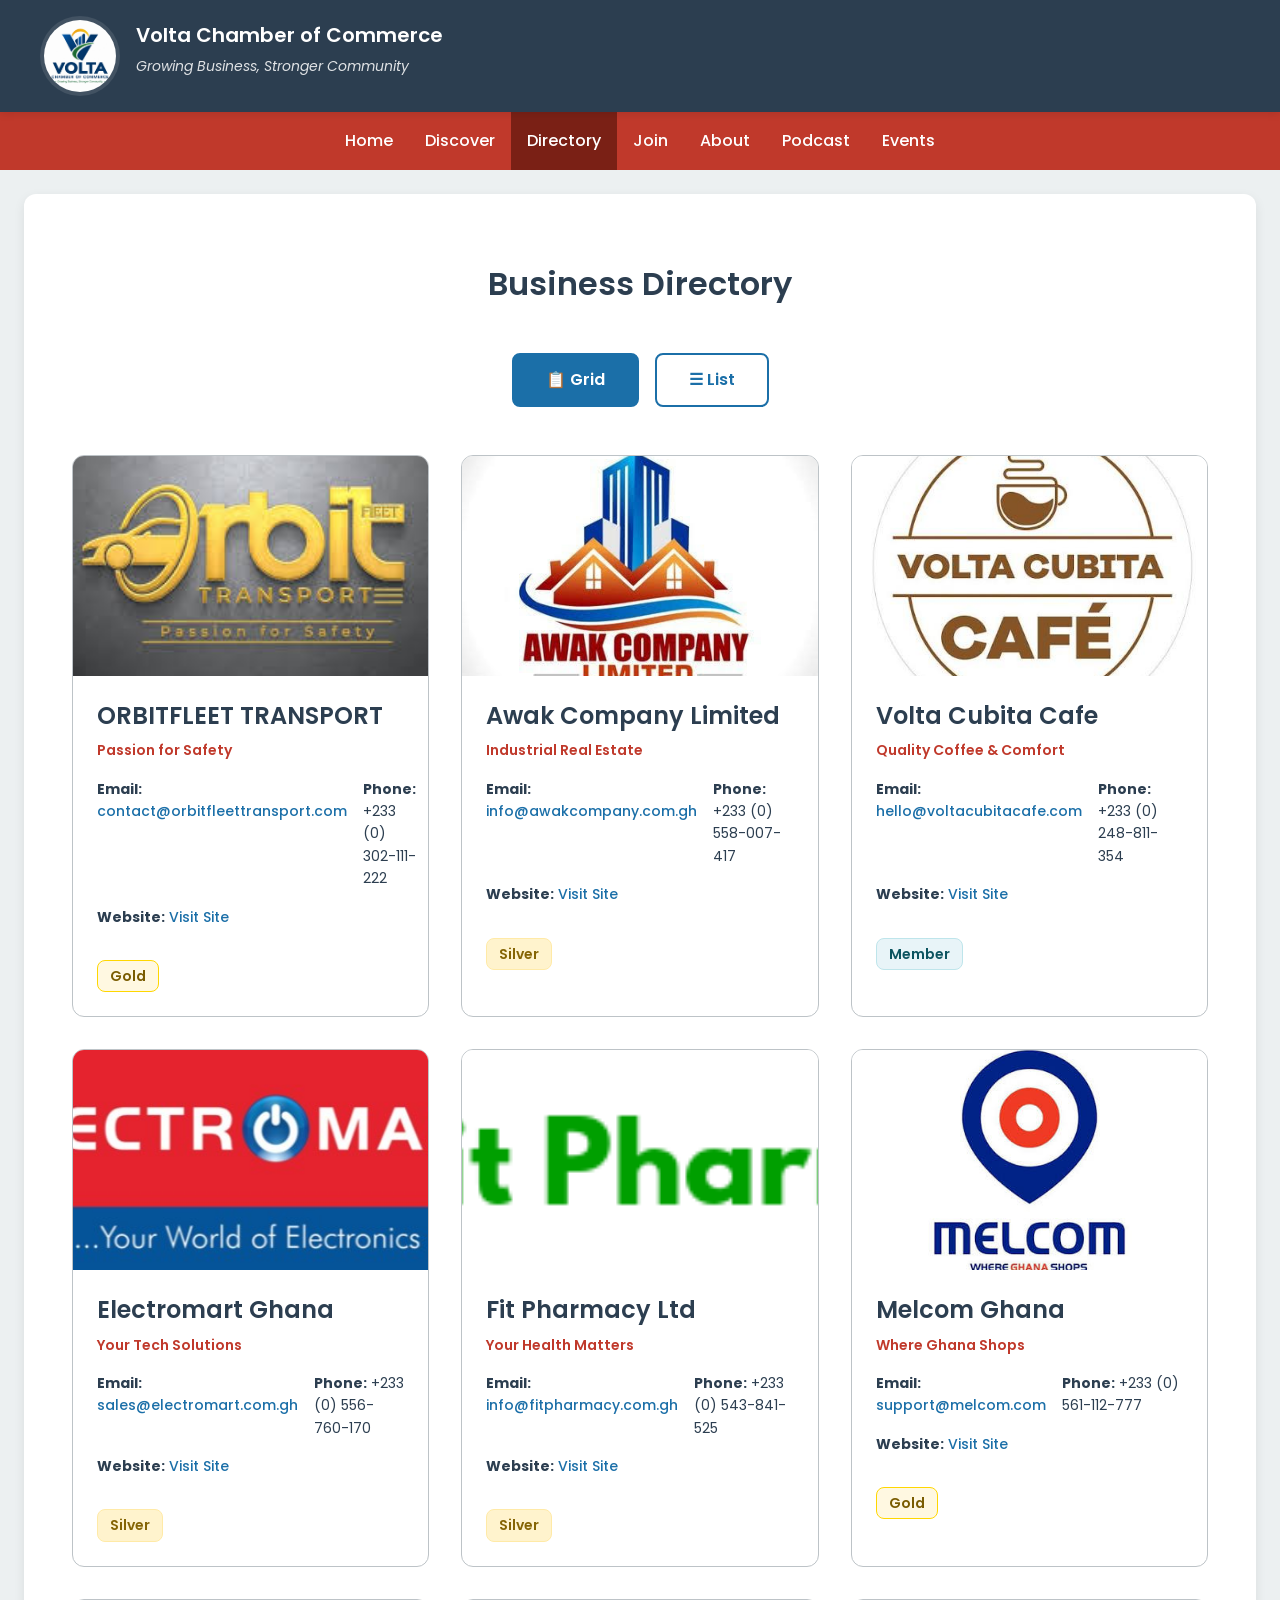
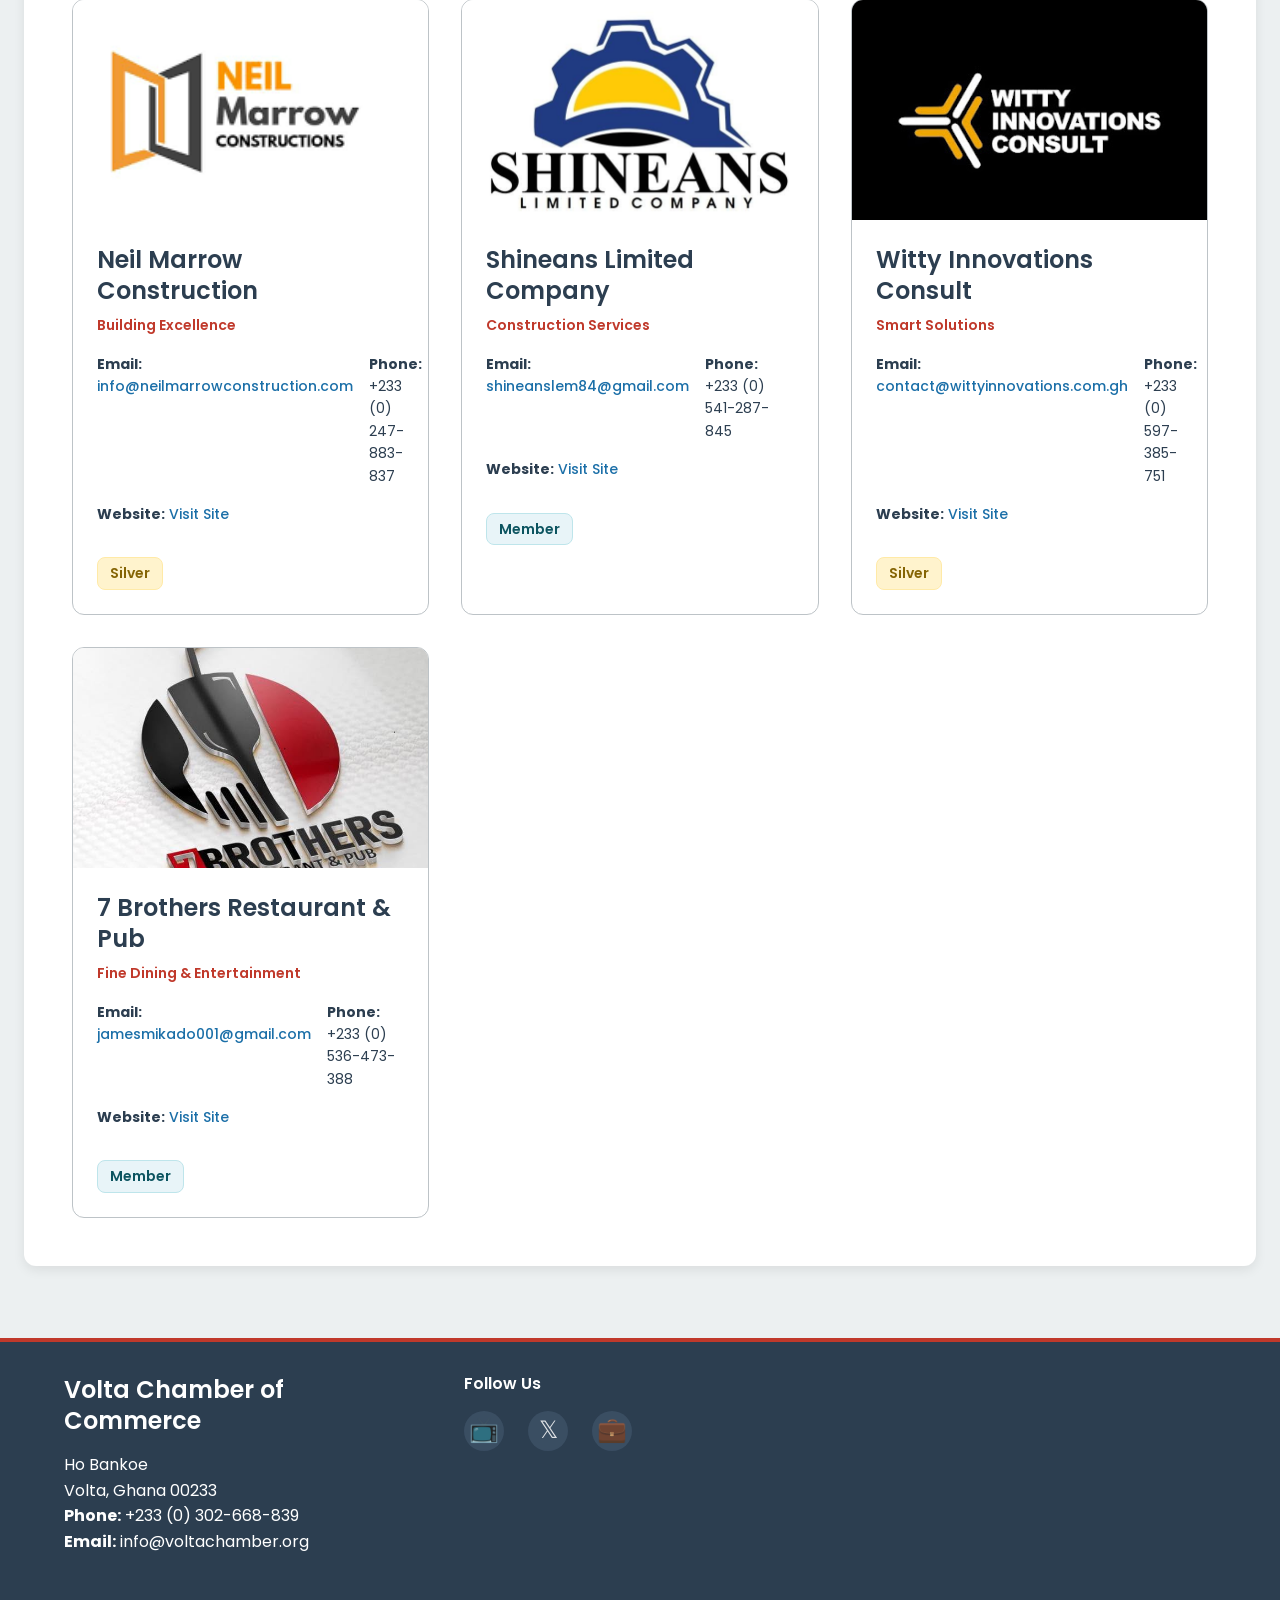
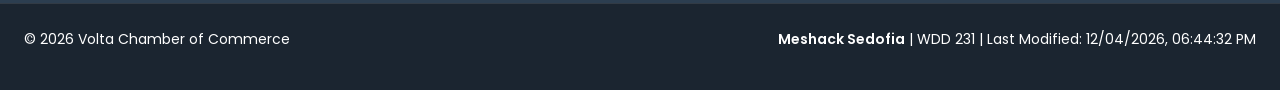
<file: chamber/directory.html>
<!DOCTYPE html>
<html lang="en">
<head>
    <meta charset="UTF-8">
    <meta name="viewport" content="width=device-width, initial-scale=1.0">
    <meta name="description" content="Volta Chamber of Commerce - Promoting business growth and networking opportunities in Accra, Ghana.">
    <meta name="author" content="Meshack Sedofia">
    
    <!-- Facebook Open Graph Meta Tags -->
    <meta property="og:title" content="Volta Chamber of Commerce">
    <meta property="og:description" content="Connect with local businesses and discover membership opportunities with Accra Chamber of Commerce.">
    <meta property="og:image" content="https://sedofiameshack-creator.github.io/wdd231/chamber/images/volta.jpg">
    <meta property="og:url" content="https://sedofiameshack-creator.github.io/wdd231/chamber/directory.html">
    <meta property="og:type" content="website">
    
    <title>Directory - Volta Chamber of Commerce</title>
    <link rel="icon" type="image/png" href="images/favicon.ico">
    
    <!-- Google Fonts -->
    <link rel="preconnect" href="https://fonts.googleapis.com">
    <link rel="preconnect" href="https://fonts.gstatic.com" crossorigin>
    <link href="https://fonts.googleapis.com/css2?family=Poppins:wght@400;600;700&display=swap" rel="stylesheet">
    
    <!-- CSS Files -->
    <link rel="stylesheet" href="styles/normalize.css">
    <link rel="stylesheet" href="styles/small.css">
    <link rel="stylesheet" href="styles/larger.css">
</head>
<body>
    <!-- HEADER -->
    <header>
        <div class="header-content">
            <div class="logo-section">
                <img src="images/volta.jpg" alt="Volta Chamber of Commerce Logo" class="logo">
                <div class="header-text">
                    <p class="site-title">Volta Chamber of Commerce</p>
                    <p class="tagline">Growing Business, Stronger Community</p>
                </div>
            </div>
            <button id="menuBtn" class="menu-btn">☰ Menu</button>
        </div>
    </header>

    <!-- NAVIGATION -->
    <nav id="navbar" class="navbar">
        <ul>
            <li><a href="index.html">Home</a></li>
            <li><a href="discover.html">Discover</a></li>
            <li><a href="directory.html" class="active">Directory</a></li>
            <li><a href="join.html">Join</a></li>
            <li><a href="#">About</a></li>
            <li><a href="#">Podcast</a></li>
            <li><a href="#">Events</a></li>
        </ul>
    </nav>

    <!-- MAIN CONTENT -->
    <main>
        <section class="directory-section">
            <h1>Business Directory</h1>
            
            <!-- View Toggle Buttons -->
            <div class="view-toggle">
                <button id="gridBtn" class="view-btn active" aria-label="Grid view">
                    📋 Grid
                </button>
                <button id="listBtn" class="view-btn" aria-label="List view">
                    ☰ List
                </button>
            </div>

            <!-- Member Display Container -->
            <div id="memberContainer" class="member-grid">
                <!-- Members will be loaded here by JavaScript -->
                <p class="loading">Loading businesses...</p>
            </div>
        </section>
    </main>

    <!-- FOOTER -->
    <footer>
        <div class="footer-content">
            <div class="footer-section">
                <h3>Volta Chamber of Commerce</h3>
                <p>Ho Bankoe<br>
                Volta, Ghana 00233<br>
                <strong>Phone:</strong> +233 (0) 302-668-839<br>
                <strong>Email:</strong> info@voltachamber.org</p>
            </div>

            <div class="footer-section social">
                <h4>Follow Us</h4>
                <div class="social-icons">
                    <a href="#" aria-label="YouTube">📺</a>
                    <a href="#" aria-label="Twitter">𝕏</a>
                    <a href="#" aria-label="LinkedIn">💼</a>
                </div>
            </div>
        </div>

        <div class="footer-bottom">
            <p>&copy; <span id="year"></span> Volta Chamber of Commerce</p>
            <p class="developer-info">
                <span class="developer-name">Meshack Sedofia</span> | 
                WDD 231 | 
                Last Modified: <span id="lastModified"></span>
            </p>
        </div>
    </footer>

    <!-- JavaScript -->
    <script src="scripts/directory.js" defer></script>
</body>
</html>
</file>
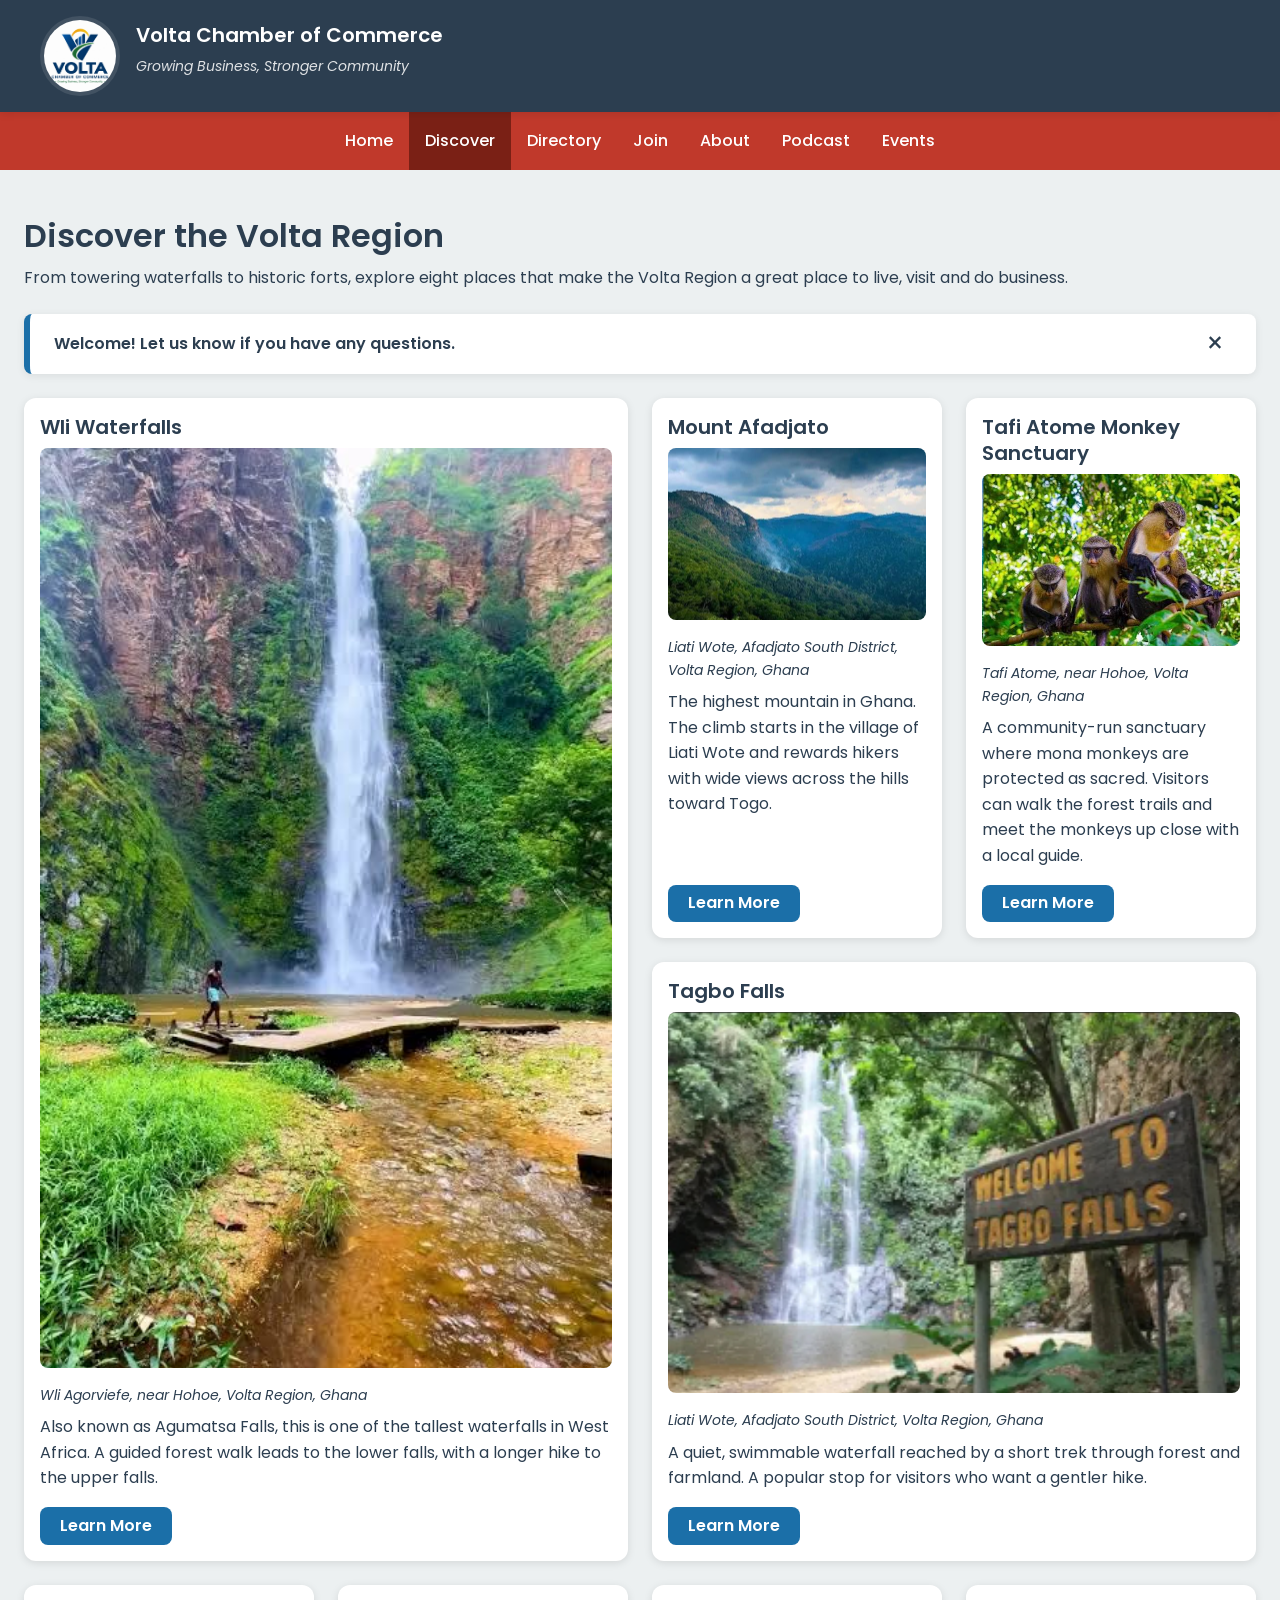
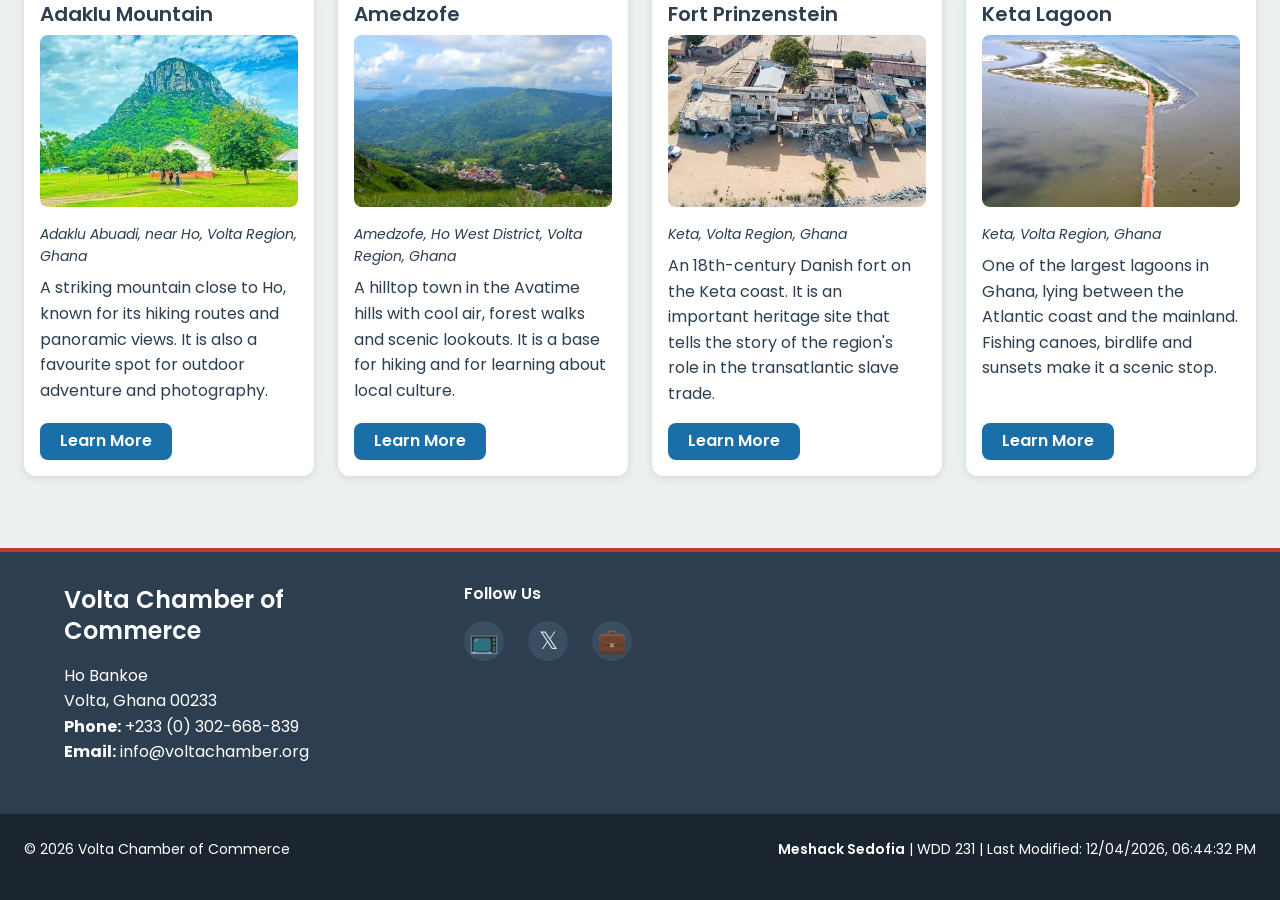
<file: chamber/discover.html>
<!DOCTYPE html>
<html lang="en">
<head>
    <meta charset="UTF-8">
    <meta name="viewport" content="width=device-width, initial-scale=1.0">
    <meta name="description" content="Discover the Volta Region - waterfalls, mountains, wildlife and heritage sites near Ho, Ghana.">
    <meta name="author" content="Meshack Sedofia">
    
    <!-- Facebook Open Graph Meta Tags -->
    <meta property="og:title" content="Discover - Volta Chamber of Commerce">
    <meta property="og:description" content="Discover waterfalls, mountains, wildlife and heritage sites across the Volta Region, Ghana.">
    <meta property="og:image" content="https://sedofiameshack-creator.github.io/wdd231/chamber/images/volta.jpg">
    <meta property="og:url" content="https://sedofiameshack-creator.github.io/wdd231/chamber/discover.html">
    <meta property="og:type" content="website">
    
    <title>Discover - Volta Chamber of Commerce</title>
    <link rel="icon" type="image/png" href="images/favicon.ico">
    
    <!-- Google Fonts -->
    <link rel="preconnect" href="https://fonts.googleapis.com">
    <link rel="preconnect" href="https://fonts.gstatic.com" crossorigin>
    <link href="https://fonts.googleapis.com/css2?family=Poppins:wght@400;600;700&display=swap" rel="stylesheet">
    
    <!-- CSS Files -->
    <link rel="stylesheet" href="styles/normalize.css">
    <link rel="stylesheet" href="styles/small.css">
    <link rel="stylesheet" href="styles/larger.css">
    <link rel="stylesheet" href="styles/discover.css">
    <script type="module" src="scripts/discover.js"></script>
</head>
<body>
    <!-- HEADER -->
    <header>
        <div class="header-content">
            <div class="logo-section">
                <img src="images/volta.jpg" alt="Volta Chamber of Commerce Logo" class="logo">
                <div class="header-text">
                    <p class="site-title">Volta Chamber of Commerce</p>
                    <p class="tagline">Growing Business, Stronger Community</p>
                </div>
            </div>
            <button id="menuBtn" class="menu-btn">☰ Menu</button>
        </div>
    </header>

    <!-- NAVIGATION -->
    <nav id="navbar" class="navbar">
        <ul>
            <li><a href="index.html">Home</a></li>
            <li><a href="discover.html" class="active">Discover</a></li>
            <li><a href="directory.html">Directory</a></li>
            <li><a href="join.html">Join</a></li>
            <li><a href="#">About</a></li>
            <li><a href="#">Podcast</a></li>
            <li><a href="#">Events</a></li>
        </ul>
    </nav>

    <!-- MAIN CONTENT -->
    <main>
        <section class="discover-section">
            <h1>Discover the Volta Region</h1>
            <p class="discover-intro">From towering waterfalls to historic forts, explore eight places that make the Volta Region a great place to live, visit and do business.</p>

            <div class="discover-grid" id="discoverGrid">
                <div class="visit-message" id="visitMessage" role="status">
                    <p id="visitText"></p>
                    <button type="button" class="visit-close" id="visitClose" aria-label="Close message">&times;</button>
                </div>
                <!-- Cards are built by scripts/discover.js from data/discover.mjs -->
            </div>
        </section>
        <dialog id="placeDialog" class="place-dialog" aria-labelledby="dialogTitle">
            <button type="button" class="dialog-close" id="dialogClose" aria-label="Close">&times;</button>
            <h2 id="dialogTitle"></h2>
            <figure id="dialogFigure"></figure>
            <address id="dialogAddress"></address>
            <p id="dialogDescription"></p>
            <a id="dialogMap" class="dialog-map" href="#" target="_blank" rel="noopener">View on map</a>
        </dialog>
    </main>

    <!-- FOOTER -->
    <footer>
        <div class="footer-content">
            <div class="footer-section">
                <h3>Volta Chamber of Commerce</h3>
                <p>Ho Bankoe<br>
                Volta, Ghana 00233<br>
                <strong>Phone:</strong> +233 (0) 302-668-839<br>
                <strong>Email:</strong> info@voltachamber.org</p>
            </div>

            <div class="footer-section social">
                <h4>Follow Us</h4>
                <div class="social-icons">
                    <a href="#" aria-label="YouTube">📺</a>
                    <a href="#" aria-label="Twitter">𝕏</a>
                    <a href="#" aria-label="LinkedIn">💼</a>
                </div>
            </div>
        </div>

        <div class="footer-bottom">
            <p>&copy; <span id="year"></span> Volta Chamber of Commerce</p>
            <p class="developer-info">
                <span class="developer-name">Meshack Sedofia</span> | 
                WDD 231 | 
                Last Modified: <span id="lastModified"></span>
            </p>
        </div>
    </footer>
</body>
</html>
</file>
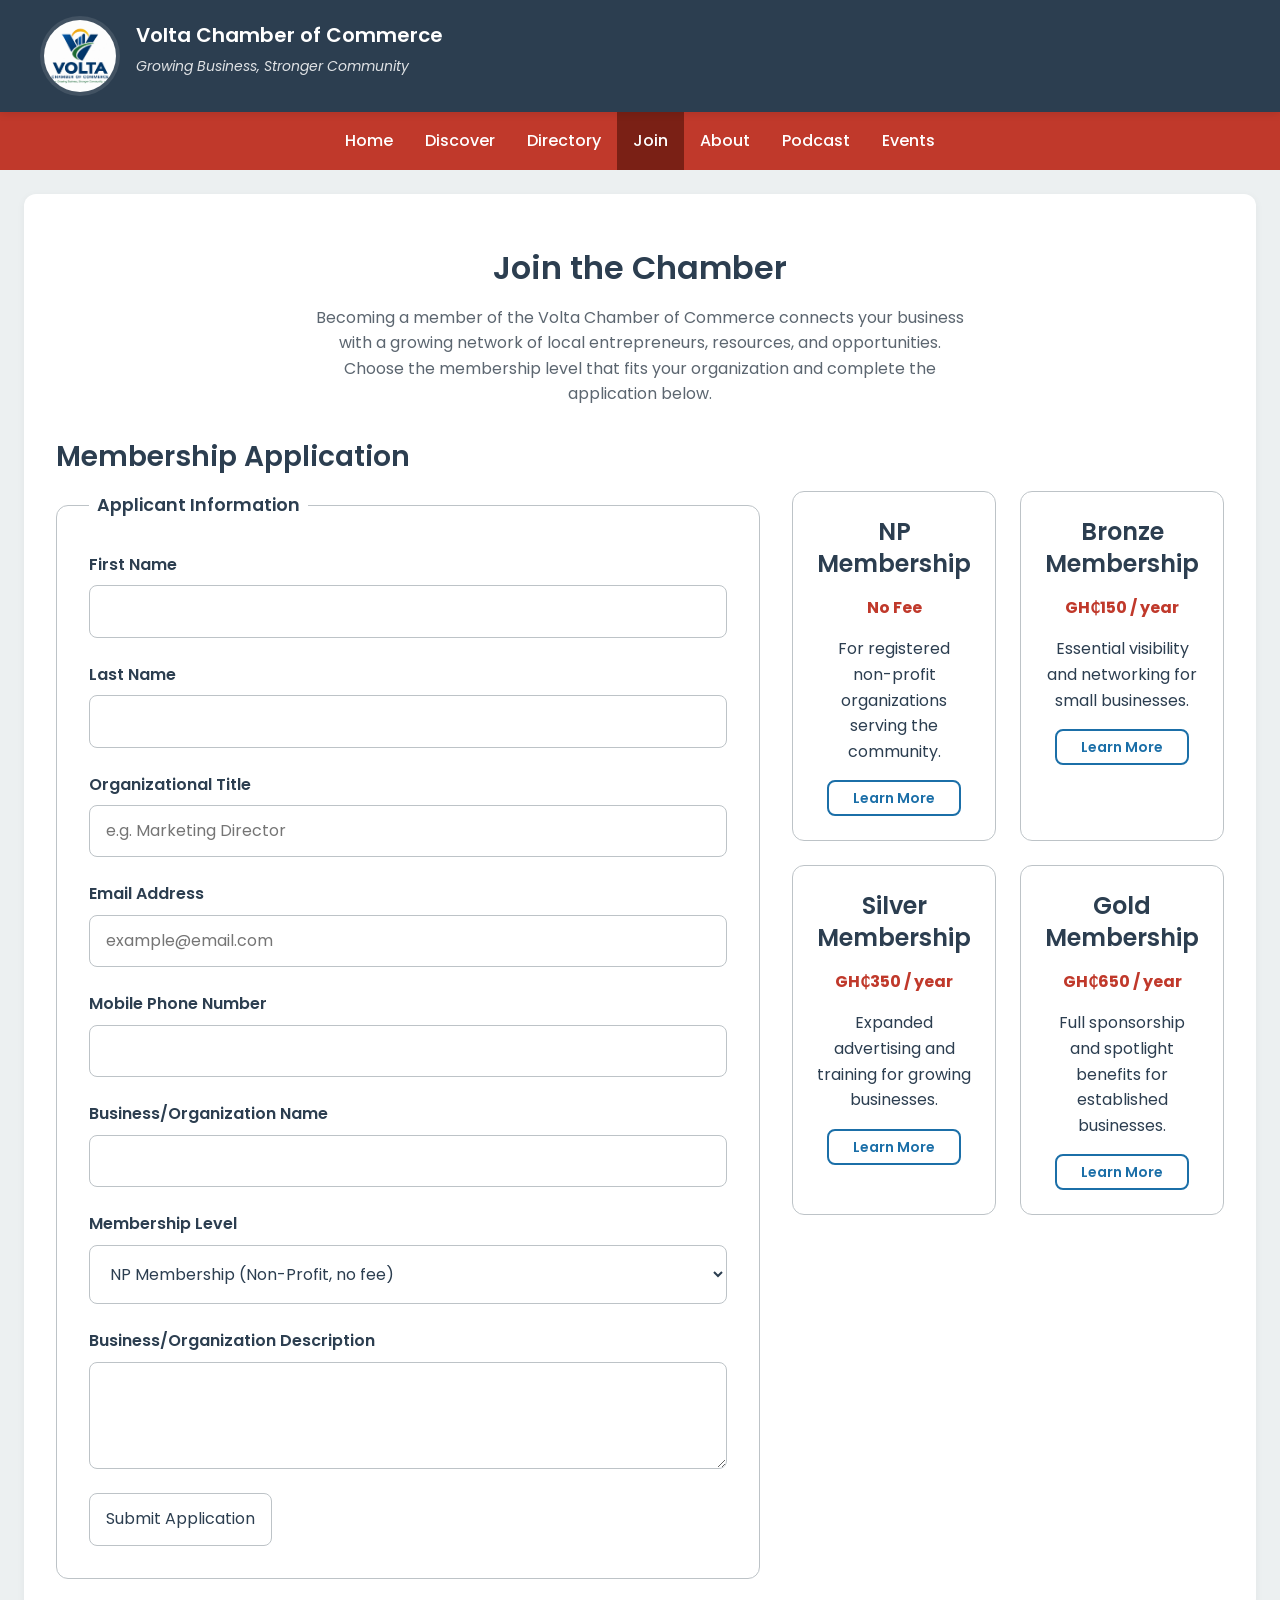
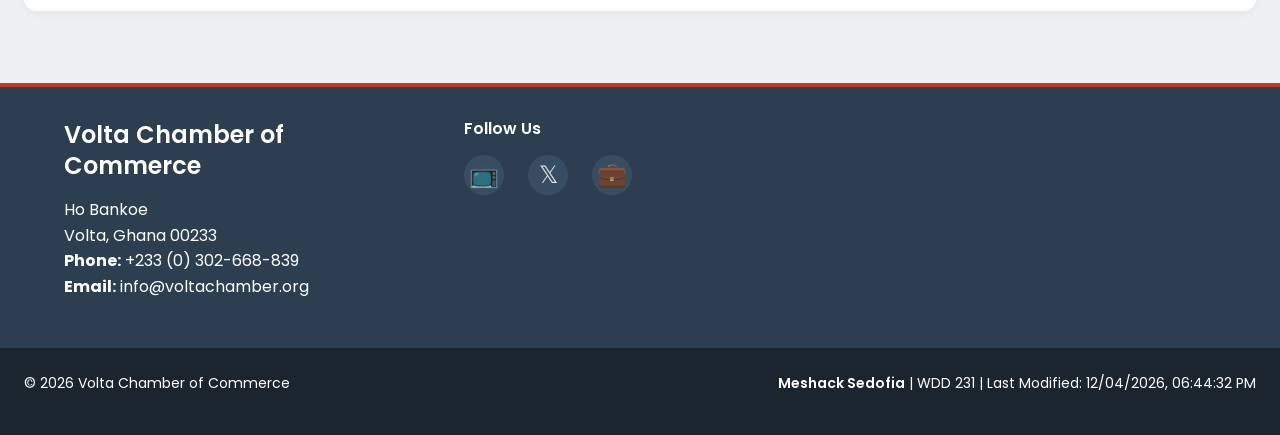
<file: chamber/join.html>
<!DOCTYPE html>
<html lang="en">
<head>
    <meta charset="UTF-8">
    <meta name="viewport" content="width=device-width, initial-scale=1.0">
    <meta name="description" content="Join the Volta Chamber of Commerce - Apply for membership and grow your business in Ho, Volta Region, Ghana.">
    <meta name="author" content="Meshack Sedofia">

    <!-- Facebook Open Graph Meta Tags -->
    <meta property="og:title" content="Join - Volta Chamber of Commerce">
    <meta property="og:description" content="Apply for membership and grow your business in Ho, Volta Region, Ghana.">
    <meta property="og:image" content="https://sedofiameshack-creator.github.io/wdd231/chamber/images/hero.jpg">
    <meta property="og:url" content="https://sedofiameshack-creator.github.io/wdd231/chamber/join.html">
    <meta property="og:type" content="website">

    <title>Join - Volta Chamber of Commerce</title>
    <link rel="icon" type="image/png" href="images/favicon.ico">

    <!-- Google Fonts -->
    <link rel="preconnect" href="https://fonts.googleapis.com">
    <link rel="preconnect" href="https://fonts.gstatic.com" crossorigin>
    <link href="https://fonts.googleapis.com/css2?family=Poppins:wght@400;600;700&display=swap" rel="stylesheet">

    <!-- CSS Files -->
    <link rel="stylesheet" href="styles/normalize.css">
    <link rel="stylesheet" href="styles/small.css">
    <link rel="stylesheet" href="styles/larger.css">
</head>
<body>
    <!-- HEADER -->
    <header>
        <div class="header-content">
            <div class="logo-section">
                <img src="images/volta.jpg" alt="Volta Chamber of Commerce Logo" class="logo">
                <div class="header-text">
                    <p class="site-title">Volta Chamber of Commerce</p>
                    <p class="tagline">Growing Business, Stronger Community</p>
                </div>
            </div>
            <button id="menuBtn" class="menu-btn">☰ Menu</button>
        </div>
    </header>

    <!-- NAVIGATION -->
    <nav id="navbar" class="navbar">
        <ul>
            <li><a href="index.html">Home</a></li>
            <li><a href="discover.html">Discover</a></li>
            <li><a href="directory.html">Directory</a></li>
            <li><a href="join.html" class="active">Join</a></li>
            <li><a href="#">About</a></li>
            <li><a href="#">Podcast</a></li>
            <li><a href="#">Events</a></li>
        </ul>
    </nav>

    <!-- MAIN CONTENT -->
    <main>
        <section class="join-section">
            <h1>Join the Chamber</h1>
            <p class="join-intro">Becoming a member of the Volta Chamber of Commerce connects your business with a
                growing network of local entrepreneurs, resources, and opportunities. Choose the membership level
                that fits your organization and complete the application below.</p>

            <h2>Membership Application</h2>

            <div class="join-layout">
                <!-- MEMBERSHIP APPLICATION FORM -->
                <form action="thankyou.html" method="get" class="join-form">
                    <fieldset>
                        <legend>Applicant Information</legend>

                        <label for="firstName">First Name
                            <input type="text" id="firstName" name="firstName" title="First Name"
                                autocomplete="given-name" required>
                        </label>

                        <label for="lastName">Last Name
                            <input type="text" id="lastName" name="lastName" title="Last Name"
                                autocomplete="family-name" required>
                        </label>

                        <label for="orgTitle">Organizational Title
                            <input type="text" id="orgTitle" name="orgTitle" title="Organizational Title"
                                autocomplete="organization-title"
                                pattern="[A-Za-z\-\s]{7,}"
                                placeholder="e.g. Marketing Director">
                        </label>

                        <label for="email">Email Address
                            <input type="email" id="email" name="email" title="Email Address"
                                autocomplete="email" placeholder="example@email.com" required>
                        </label>

                        <label for="mobile">Mobile Phone Number
                            <input type="tel" id="mobile" name="mobile" title="Mobile Phone Number"
                                autocomplete="tel" required>
                        </label>

                        <label for="orgName">Business/Organization Name
                            <input type="text" id="orgName" name="orgName" title="Business/Organization Name"
                                autocomplete="organization" required>
                        </label>

                        <label for="membershipLevel">Membership Level
                            <select id="membershipLevel" name="membershipLevel" title="Membership Level">
                                <option value="np">NP Membership (Non-Profit, no fee)</option>
                                <option value="bronze">Bronze Membership</option>
                                <option value="silver">Silver Membership</option>
                                <option value="gold">Gold Membership</option>
                            </select>
                        </label>

                        <label for="orgDescription">Business/Organization Description
                            <textarea id="orgDescription" name="orgDescription" title="Business/Organization Description"
                                rows="4"></textarea>
                        </label>

                        <input type="hidden" name="timestamp" id="timestamp">

                        <input type="submit" value="Submit Application" class="submit-btn">
                    </fieldset>
                </form>

                <!-- MEMBERSHIP LEVEL CARDS -->
                <div class="membership-cards">
                    <article class="level-card card-anim">
                        <h3>NP Membership</h3>
                        <p class="level-price">No Fee</p>
                        <p>For registered non-profit organizations serving the community.</p>
                        <button type="button" class="modal-link" data-modal="modal-np">Learn More</button>
                    </article>

                    <article class="level-card card-anim">
                        <h3>Bronze Membership</h3>
                        <p class="level-price">GH₵150 / year</p>
                        <p>Essential visibility and networking for small businesses.</p>
                        <button type="button" class="modal-link" data-modal="modal-bronze">Learn More</button>
                    </article>

                    <article class="level-card card-anim">
                        <h3>Silver Membership</h3>
                        <p class="level-price">GH₵350 / year</p>
                        <p>Expanded advertising and training for growing businesses.</p>
                        <button type="button" class="modal-link" data-modal="modal-silver">Learn More</button>
                    </article>

                    <article class="level-card card-anim">
                        <h3>Gold Membership</h3>
                        <p class="level-price">GH₵650 / year</p>
                        <p>Full sponsorship and spotlight benefits for established businesses.</p>
                        <button type="button" class="modal-link" data-modal="modal-gold">Learn More</button>
                    </article>
                </div>
            </div>
        </section>
    </main>

    <!-- MODALS -->
    <div class="modal-overlay" id="modal-np">
        <div class="modal-box" role="dialog" aria-labelledby="modal-np-title">
            <button type="button" class="modal-close" aria-label="Close">&times;</button>
            <h2 id="modal-np-title">NP Membership Benefits</h2>
            <ul>
                <li>Free membership for registered non-profit organizations</li>
                <li>Listing in the online business directory</li>
                <li>Access to chamber networking events</li>
                <li>Monthly community newsletter</li>
            </ul>
        </div>
    </div>

    <div class="modal-overlay" id="modal-bronze">
        <div class="modal-box" role="dialog" aria-labelledby="modal-bronze-title">
            <button type="button" class="modal-close" aria-label="Close">&times;</button>
            <h2 id="modal-bronze-title">Bronze Membership Benefits</h2>
            <ul>
                <li>Directory listing with business description</li>
                <li>Access to all chamber networking events</li>
                <li>Discounted event registration</li>
                <li>Monthly community newsletter</li>
            </ul>
        </div>
    </div>

    <div class="modal-overlay" id="modal-silver">
        <div class="modal-box" role="dialog" aria-labelledby="modal-silver-title">
            <button type="button" class="modal-close" aria-label="Close">&times;</button>
            <h2 id="modal-silver-title">Silver Membership Benefits</h2>
            <ul>
                <li>Enhanced directory listing with logo</li>
                <li>Two complimentary training workshops per year</li>
                <li>Discounted event registration</li>
                <li>Quarterly promotion in the newsletter</li>
            </ul>
        </div>
    </div>

    <div class="modal-overlay" id="modal-gold">
        <div class="modal-box" role="dialog" aria-labelledby="modal-gold-title">
            <button type="button" class="modal-close" aria-label="Close">&times;</button>
            <h2 id="modal-gold-title">Gold Membership Benefits</h2>
            <ul>
                <li>Premium directory listing with featured placement</li>
                <li>Home page member spotlight rotation</li>
                <li>Unlimited training workshops</li>
                <li>Event sponsorship opportunities</li>
                <li>Free admission to the Annual General Meeting</li>
            </ul>
        </div>
    </div>

    <!-- FOOTER -->
    <footer>
        <div class="footer-content">
            <div class="footer-section">
                <h3>Volta Chamber of Commerce</h3>
                <p>Ho Bankoe<br>
                Volta, Ghana 00233<br>
                <strong>Phone:</strong> +233 (0) 302-668-839<br>
                <strong>Email:</strong> info@voltachamber.org</p>
            </div>

            <div class="footer-section social">
                <h4>Follow Us</h4>
                <div class="social-icons">
                    <a href="#" aria-label="YouTube">📺</a>
                    <a href="#" aria-label="Twitter">𝕏</a>
                    <a href="#" aria-label="LinkedIn">💼</a>
                </div>
            </div>
        </div>

        <div class="footer-bottom">
            <p>&copy; <span id="year"></span> Volta Chamber of Commerce</p>
            <p class="developer-info">
                <span class="developer-name">Meshack Sedofia</span> |
                WDD 231 |
                Last Modified: <span id="lastModified"></span>
            </p>
        </div>
    </footer>

    <!-- JavaScript -->
    <script src="scripts/join.js" defer></script>
</body>
</html>
</file>
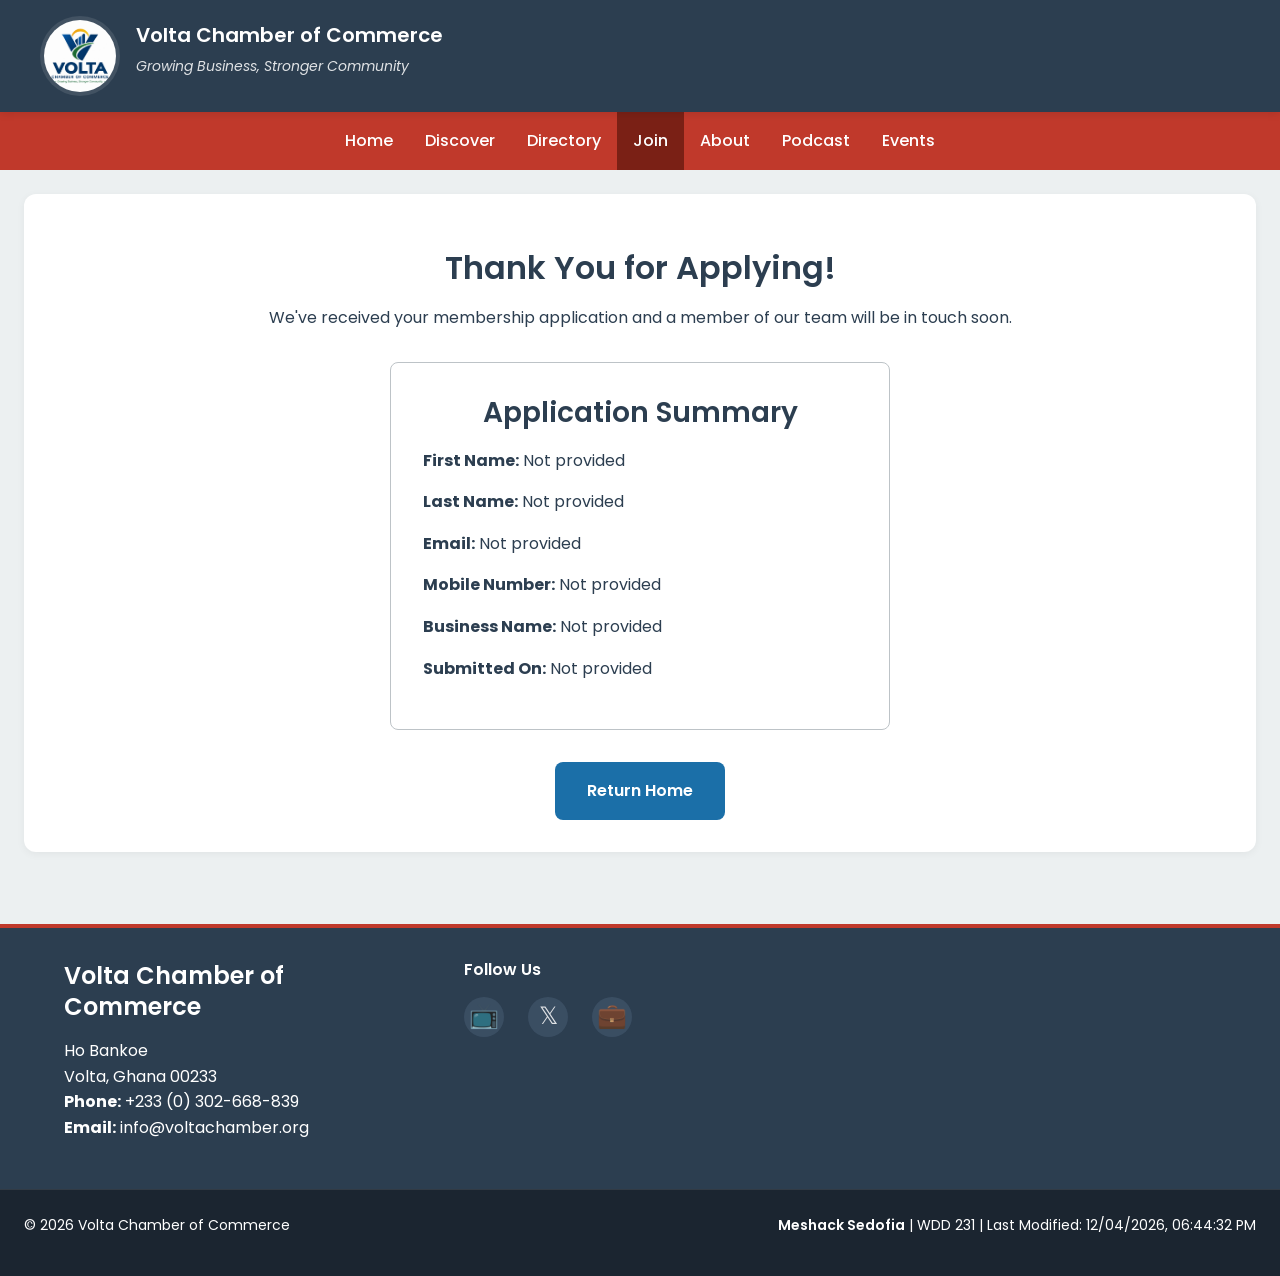
<file: chamber/thankyou.html>
<!DOCTYPE html>
<html lang="en">
<head>
    <meta charset="UTF-8">
    <meta name="viewport" content="width=device-width, initial-scale=1.0">
    <meta name="description" content="Thank you for applying to join the Volta Chamber of Commerce.">
    <meta name="author" content="Meshack Sedofia">

    <title>Thank You - Volta Chamber of Commerce</title>
    <link rel="icon" type="image/png" href="images/favicon.ico">

    <!-- Google Fonts -->
    <link rel="preconnect" href="https://fonts.googleapis.com">
    <link rel="preconnect" href="https://fonts.gstatic.com" crossorigin>
    <link href="https://fonts.googleapis.com/css2?family=Poppins:wght@400;600;700&display=swap" rel="stylesheet">

    <!-- CSS Files -->
    <link rel="stylesheet" href="styles/normalize.css">
    <link rel="stylesheet" href="styles/small.css">
    <link rel="stylesheet" href="styles/larger.css">
</head>
<body>
    <!-- HEADER -->
    <header>
        <div class="header-content">
            <div class="logo-section">
                <img src="images/volta.jpg" alt="Volta Chamber of Commerce Logo" class="logo">
                <div class="header-text">
                    <p class="site-title">Volta Chamber of Commerce</p>
                    <p class="tagline">Growing Business, Stronger Community</p>
                </div>
            </div>
            <button id="menuBtn" class="menu-btn">☰ Menu</button>
        </div>
    </header>

    <!-- NAVIGATION -->
    <nav id="navbar" class="navbar">
        <ul>
            <li><a href="index.html">Home</a></li>
            <li><a href="discover.html">Discover</a></li>
            <li><a href="directory.html">Directory</a></li>
            <li><a href="join.html" class="active">Join</a></li>
            <li><a href="#">About</a></li>
            <li><a href="#">Podcast</a></li>
            <li><a href="#">Events</a></li>
        </ul>
    </nav>

    <!-- MAIN CONTENT -->
    <main>
        <section class="thankyou-section">
            <h1>Thank You for Applying!</h1>
            <p>We've received your membership application and a member of our team will be in touch soon.</p>

            <div class="submission-summary">
                <h2>Application Summary</h2>
                <p><strong>First Name:</strong> <span id="firstName"></span></p>
                <p><strong>Last Name:</strong> <span id="lastName"></span></p>
                <p><strong>Email:</strong> <span id="email"></span></p>
                <p><strong>Mobile Number:</strong> <span id="mobile"></span></p>
                <p><strong>Business Name:</strong> <span id="orgName"></span></p>
                <p><strong>Submitted On:</strong> <span id="timestamp"></span></p>
            </div>

            <a href="index.html" class="cta-btn">Return Home</a>
        </section>
    </main>

    <!-- FOOTER -->
    <footer>
        <div class="footer-content">
            <div class="footer-section">
                <h3>Volta Chamber of Commerce</h3>
                <p>Ho Bankoe<br>
                Volta, Ghana 00233<br>
                <strong>Phone:</strong> +233 (0) 302-668-839<br>
                <strong>Email:</strong> info@voltachamber.org</p>
            </div>

            <div class="footer-section social">
                <h4>Follow Us</h4>
                <div class="social-icons">
                    <a href="#" aria-label="YouTube">📺</a>
                    <a href="#" aria-label="Twitter">𝕏</a>
                    <a href="#" aria-label="LinkedIn">💼</a>
                </div>
            </div>
        </div>

        <div class="footer-bottom">
            <p>&copy; <span id="year"></span> Volta Chamber of Commerce</p>
            <p class="developer-info">
                <span class="developer-name">Meshack Sedofia</span> |
                WDD 231 |
                Last Modified: <span id="lastModified"></span>
            </p>
        </div>
    </footer>

    <!-- JavaScript -->
    <script src="scripts/thankyou.js" defer></script>
</body>
</html>
</file>
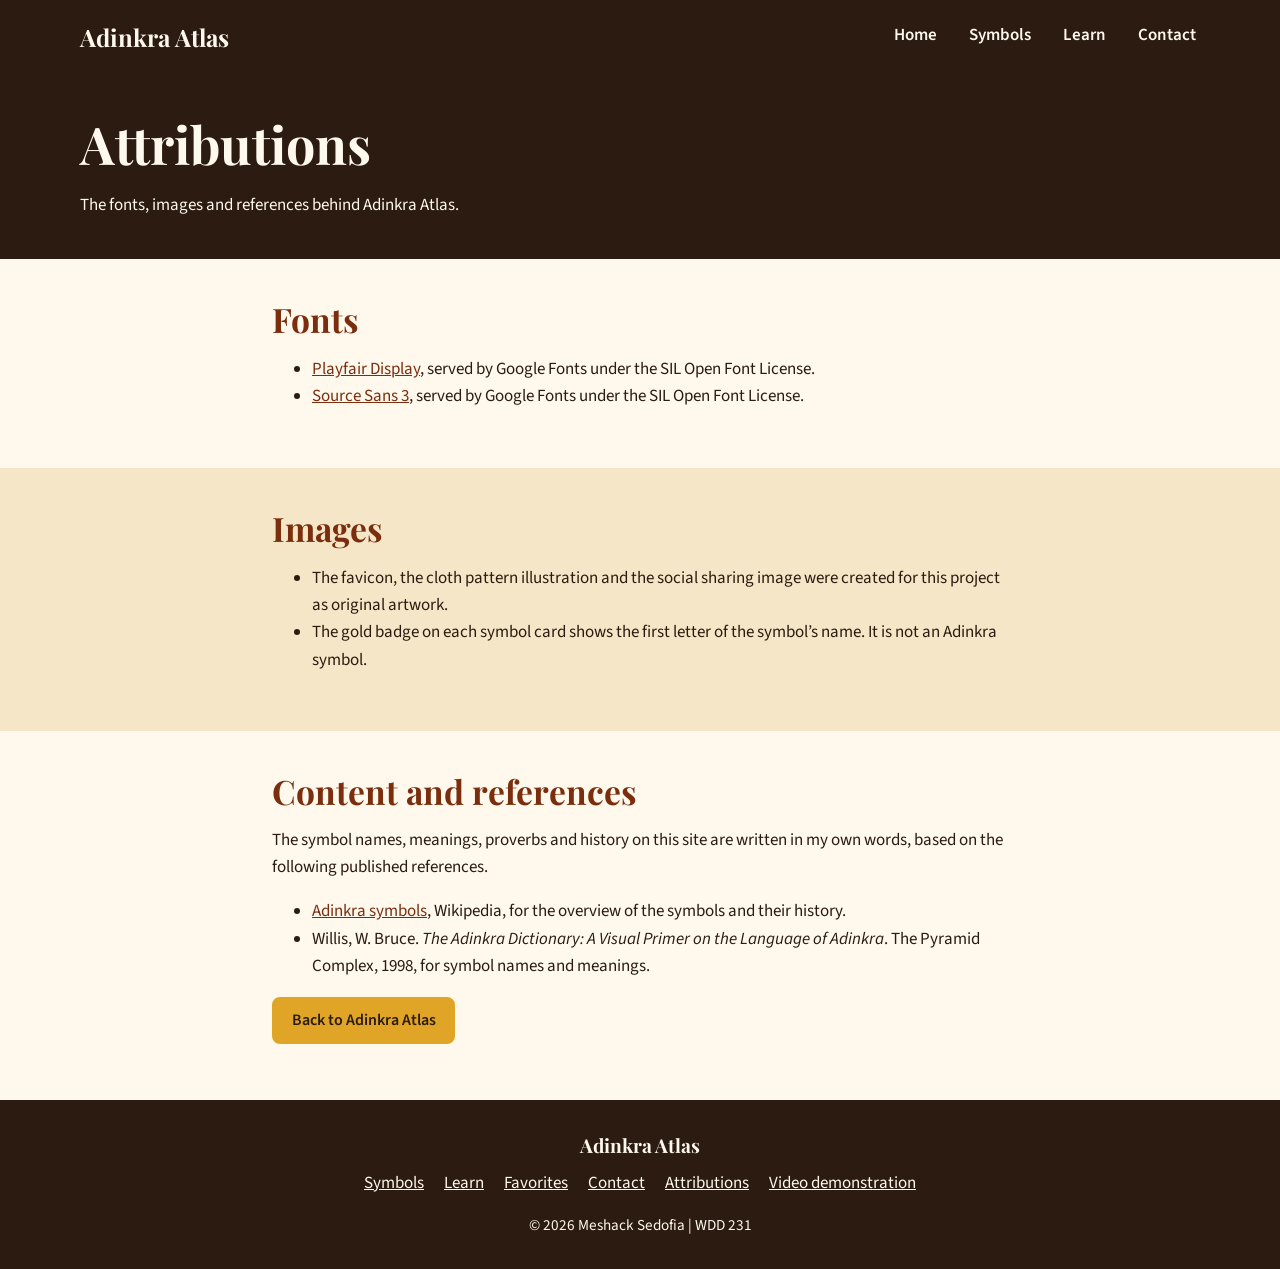
<file: finalproject/attributions.html>
<!DOCTYPE html>
<html lang="en">
<head>
  <meta charset="UTF-8">
  <meta name="viewport" content="width=device-width, initial-scale=1">
  <title>Attributions | Adinkra Atlas</title>
  <meta name="description" content="Fonts, images and reference sources used to build the Adinkra Atlas website.">
  <meta name="author" content="Meshack Sedofia">
  <meta property="og:type" content="website">
  <meta property="og:title" content="Attributions | Adinkra Atlas">
  <meta property="og:description" content="Credits for the fonts, images and references behind Adinkra Atlas.">
  <meta property="og:url" content="https://sedofiameshack-creator.github.io/wdd231/finalproject/attributions.html">
  <meta property="og:image" content="https://sedofiameshack-creator.github.io/wdd231/finalproject/images/og-image.png">
  <meta property="og:image:alt" content="Adinkra Atlas logo text on a dark brown background with a gold circle motif">
  <link rel="icon" href="images/favicon.svg" type="image/svg+xml">
  <link rel="preconnect" href="https://fonts.googleapis.com">
  <link rel="preconnect" href="https://fonts.gstatic.com" crossorigin>
  <link href="https://fonts.googleapis.com/css2?family=Playfair+Display:wght@700&family=Source+Sans+3:wght@400;600&display=swap" rel="stylesheet">
  <link rel="stylesheet" href="styles/styles.css">
  <link rel="stylesheet" href="styles/larger.css" media="(min-width: 48em)">
  <script type="module" src="scripts/attributions.js"></script>
</head>
<body>
  <a class="skip-link" href="#main">Skip to main content</a>

  <header class="site-header">
    <div class="wrap header-inner">
      <a class="logo" href="index.html">Adinkra Atlas</a>
      <button type="button" class="nav-toggle" id="nav-toggle" aria-expanded="false" aria-controls="primary-nav" aria-label="Toggle navigation menu">
        <span class="bars" aria-hidden="true"></span>
      </button>
      <nav id="primary-nav" class="primary-nav" aria-label="Main">
        <ul>
          <li><a href="index.html">Home</a></li>
          <li><a href="symbols.html">Symbols</a></li>
          <li><a href="learn.html">Learn</a></li>
          <li><a href="learn.html#contact">Contact</a></li>
        </ul>
      </nav>
    </div>
  </header>

  <main id="main">
    <section class="page-banner">
      <div class="wrap">
        <h1>Attributions</h1>
        <p>The fonts, images and references behind Adinkra Atlas.</p>
      </div>
    </section>

    <section class="section" aria-labelledby="fonts-heading">
      <div class="wrap prose">
        <h2 id="fonts-heading">Fonts</h2>
        <ul>
          <li><a href="https://fonts.google.com/specimen/Playfair+Display">Playfair Display</a>, served by Google Fonts under the SIL Open Font License.</li>
          <li><a href="https://fonts.google.com/specimen/Source+Sans+3">Source Sans 3</a>, served by Google Fonts under the SIL Open Font License.</li>
        </ul>
      </div>
    </section>

    <section class="section section-alt" aria-labelledby="images-heading">
      <div class="wrap prose">
        <h2 id="images-heading">Images</h2>
        <ul>
          <li>The favicon, the cloth pattern illustration and the social sharing image were created for this project as original artwork.</li>
          <li>The gold badge on each symbol card shows the first letter of the symbol&rsquo;s name. It is not an Adinkra symbol.</li>
        </ul>
      </div>
    </section>

    <section class="section" aria-labelledby="content-heading">
      <div class="wrap prose">
        <h2 id="content-heading">Content and references</h2>
        <p>The symbol names, meanings, proverbs and history on this site are written in my own words, based on the following published references.</p>
        <ul>
          <li><a href="https://en.wikipedia.org/wiki/Adinkra_symbols">Adinkra symbols</a>, Wikipedia, for the overview of the symbols and their history.</li>
          <li>Willis, W. Bruce. <cite>The Adinkra Dictionary: A Visual Primer on the Language of Adinkra</cite>. The Pyramid Complex, 1998, for symbol names and meanings.</li>
        </ul>
        <p><a class="btn" href="index.html">Back to Adinkra Atlas</a></p>
      </div>
    </section>
  </main>

  <footer class="site-footer">
    <div class="wrap">
      <p class="footer-brand">Adinkra Atlas</p>
      <nav class="footer-nav" aria-label="Footer">
        <ul>
          <li><a href="symbols.html">Symbols</a></li>
          <li><a href="learn.html">Learn</a></li>
          <li><a href="symbols.html#favorites">Favorites</a></li>
          <li><a href="learn.html#contact">Contact</a></li>
          <li><a href="attributions.html">Attributions</a></li>
          <li><a href="https://www.youtube.com/" target="_blank" rel="noopener">Video demonstration</a></li>
        </ul>
      </nav>
      <p class="copyright">&copy; 2026 Meshack Sedofia | WDD 231</p>
    </div>
  </footer>
</body>
</html>
</file>
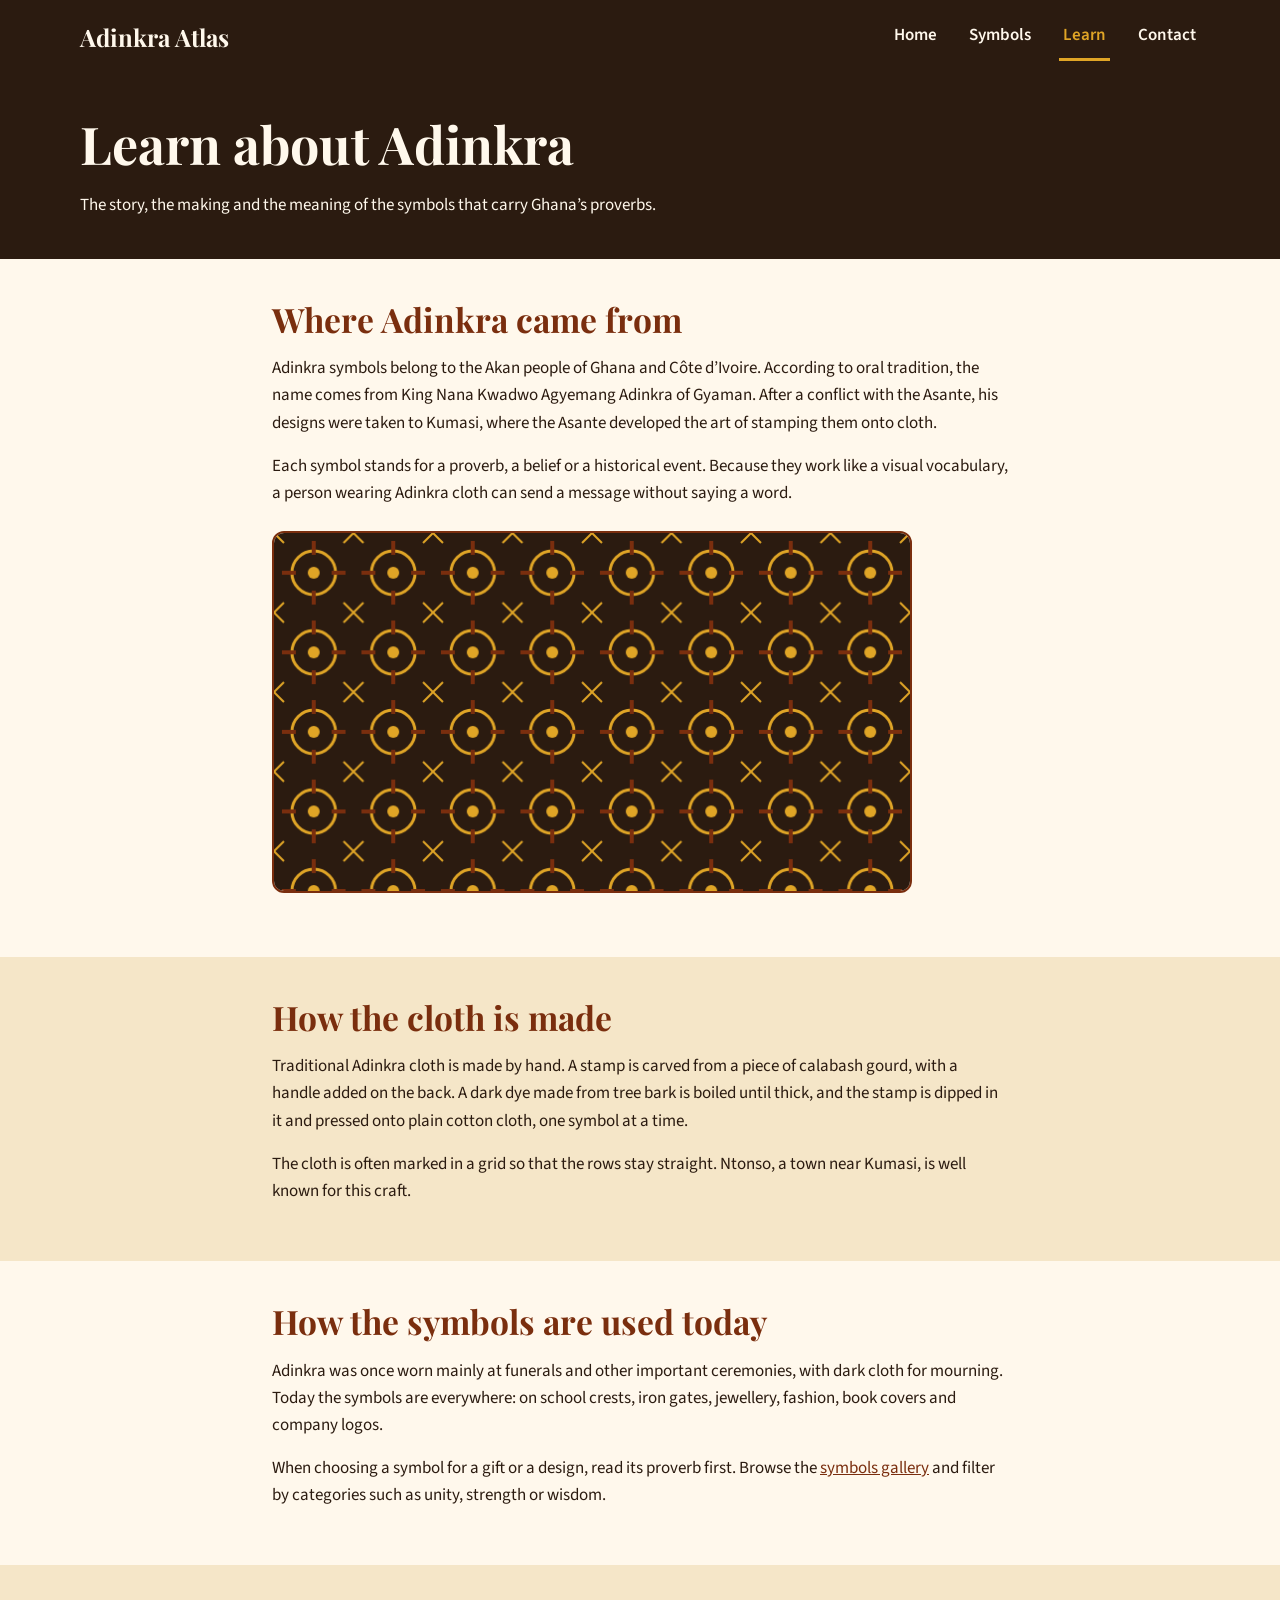
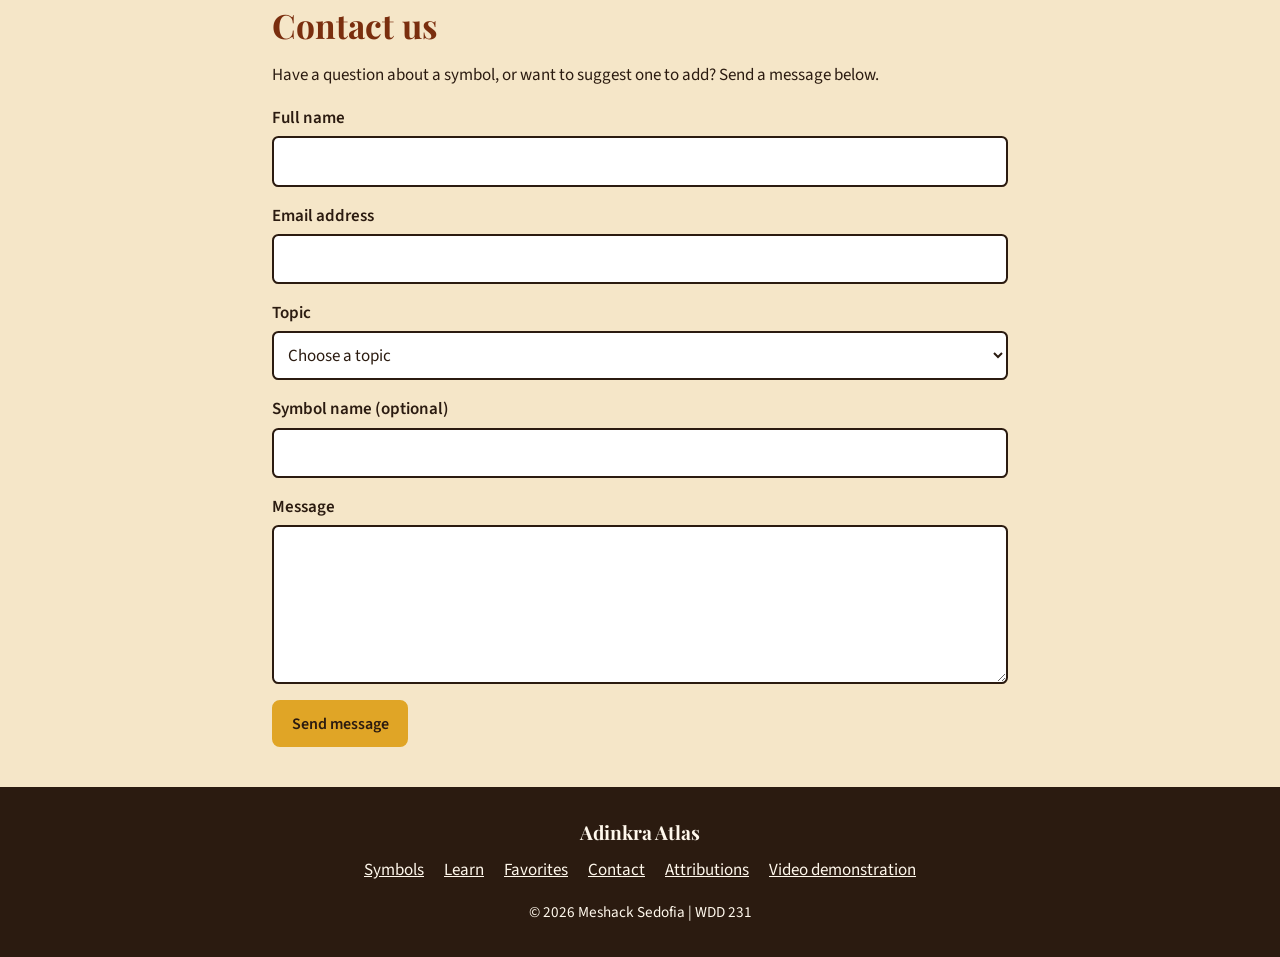
<file: finalproject/learn.html>
<!DOCTYPE html>
<html lang="en">
<head>
  <meta charset="UTF-8">
  <meta name="viewport" content="width=device-width, initial-scale=1">
  <title>Learn About Adinkra | Adinkra Atlas</title>
  <meta name="description" content="Learn where Adinkra came from, how the stamped cloth is made, and how the symbols are used today. Send a question or suggest a symbol.">
  <meta name="author" content="Meshack Sedofia">
  <meta property="og:type" content="website">
  <meta property="og:title" content="Learn About Adinkra | Adinkra Atlas">
  <meta property="og:description" content="The history, making and cultural use of Adinkra symbols from Ghana.">
  <meta property="og:url" content="https://sedofiameshack-creator.github.io/wdd231/finalproject/learn.html">
  <meta property="og:image" content="https://sedofiameshack-creator.github.io/wdd231/finalproject/images/og-image.png">
  <meta property="og:image:alt" content="Adinkra Atlas logo text on a dark brown background with a gold circle motif">
  <link rel="icon" href="images/favicon.svg" type="image/svg+xml">
  <link rel="preconnect" href="https://fonts.googleapis.com">
  <link rel="preconnect" href="https://fonts.gstatic.com" crossorigin>
  <link href="https://fonts.googleapis.com/css2?family=Playfair+Display:wght@700&family=Source+Sans+3:wght@400;600&display=swap" rel="stylesheet">
  <link rel="stylesheet" href="styles/styles.css">
  <link rel="stylesheet" href="styles/larger.css" media="(min-width: 48em)">
  <script type="module" src="scripts/learn.js"></script>
</head>
<body>
  <a class="skip-link" href="#main">Skip to main content</a>

  <header class="site-header">
    <div class="wrap header-inner">
      <a class="logo" href="index.html">Adinkra Atlas</a>
      <button type="button" class="nav-toggle" id="nav-toggle" aria-expanded="false" aria-controls="primary-nav" aria-label="Toggle navigation menu">
        <span class="bars" aria-hidden="true"></span>
      </button>
      <nav id="primary-nav" class="primary-nav" aria-label="Main">
        <ul>
          <li><a href="index.html">Home</a></li>
          <li><a href="symbols.html">Symbols</a></li>
          <li><a href="learn.html" aria-current="page">Learn</a></li>
          <li><a href="#contact">Contact</a></li>
        </ul>
      </nav>
    </div>
  </header>

  <main id="main">
    <section class="page-banner">
      <div class="wrap">
        <h1>Learn about Adinkra</h1>
        <p>The story, the making and the meaning of the symbols that carry Ghana&rsquo;s proverbs.</p>
      </div>
    </section>

    <section class="section" aria-labelledby="history-heading">
      <div class="wrap prose">
        <h2 id="history-heading">Where Adinkra came from</h2>
        <p>Adinkra symbols belong to the Akan people of Ghana and C&ocirc;te d&rsquo;Ivoire. According to oral tradition, the name comes from King Nana Kwadwo Agyemang Adinkra of Gyaman. After a conflict with the Asante, his designs were taken to Kumasi, where the Asante developed the art of stamping them onto cloth.</p>
        <p>Each symbol stands for a proverb, a belief or a historical event. Because they work like a visual vocabulary, a person wearing Adinkra cloth can send a message without saying a word.</p>
        <img class="cloth-image" src="images/cloth.svg" alt="A repeating pattern of gold circles and terracotta crosses on dark brown, inspired by stamped Adinkra cloth" width="640" height="360" loading="lazy">
      </div>
    </section>

    <section class="section section-alt" aria-labelledby="making-heading">
      <div class="wrap prose">
        <h2 id="making-heading">How the cloth is made</h2>
        <p>Traditional Adinkra cloth is made by hand. A stamp is carved from a piece of calabash gourd, with a handle added on the back. A dark dye made from tree bark is boiled until thick, and the stamp is dipped in it and pressed onto plain cotton cloth, one symbol at a time.</p>
        <p>The cloth is often marked in a grid so that the rows stay straight. Ntonso, a town near Kumasi, is well known for this craft.</p>
      </div>
    </section>

    <section class="section" aria-labelledby="use-heading">
      <div class="wrap prose">
        <h2 id="use-heading">How the symbols are used today</h2>
        <p>Adinkra was once worn mainly at funerals and other important ceremonies, with dark cloth for mourning. Today the symbols are everywhere: on school crests, iron gates, jewellery, fashion, book covers and company logos.</p>
        <p>When choosing a symbol for a gift or a design, read its proverb first. Browse the <a href="symbols.html">symbols gallery</a> and filter by categories such as unity, strength or wisdom.</p>
      </div>
    </section>

    <section id="contact" class="section section-alt" aria-labelledby="contact-heading">
      <div class="wrap prose">
        <h2 id="contact-heading">Contact us</h2>
        <p>Have a question about a symbol, or want to suggest one to add? Send a message below.</p>
        <form action="thanks.html" method="get">
          <div class="field">
            <label for="name">Full name</label>
            <input type="text" id="name" name="name" autocomplete="name" required minlength="2">
          </div>
          <div class="field">
            <label for="email">Email address</label>
            <input type="email" id="email" name="email" autocomplete="email" required>
          </div>
          <div class="field">
            <label for="topic">Topic</label>
            <select id="topic" name="topic" required>
              <option value="">Choose a topic</option>
              <option value="Question about a symbol">Question about a symbol</option>
              <option value="Symbol suggestion">Symbol suggestion</option>
              <option value="Feedback on the site">Feedback on the site</option>
            </select>
          </div>
          <div class="field">
            <label for="symbol">Symbol name (optional)</label>
            <input type="text" id="symbol" name="symbol">
          </div>
          <div class="field">
            <label for="message">Message</label>
            <textarea id="message" name="message" rows="5" required minlength="10" maxlength="500"></textarea>
          </div>
          <button type="submit" class="btn">Send message</button>
        </form>
      </div>
    </section>
  </main>

  <footer class="site-footer">
    <div class="wrap">
      <p class="footer-brand">Adinkra Atlas</p>
      <nav class="footer-nav" aria-label="Footer">
        <ul>
          <li><a href="symbols.html">Symbols</a></li>
          <li><a href="learn.html">Learn</a></li>
          <li><a href="symbols.html#favorites">Favorites</a></li>
          <li><a href="#contact">Contact</a></li>
          <li><a href="attributions.html">Attributions</a></li>
          <li><a href="https://www.youtube.com/" target="_blank" rel="noopener">Video demonstration</a></li>
        </ul>
      </nav>
      <p class="copyright">&copy; 2026 Meshack Sedofia | WDD 231</p>
    </div>
  </footer>
</body>
</html>
</file>
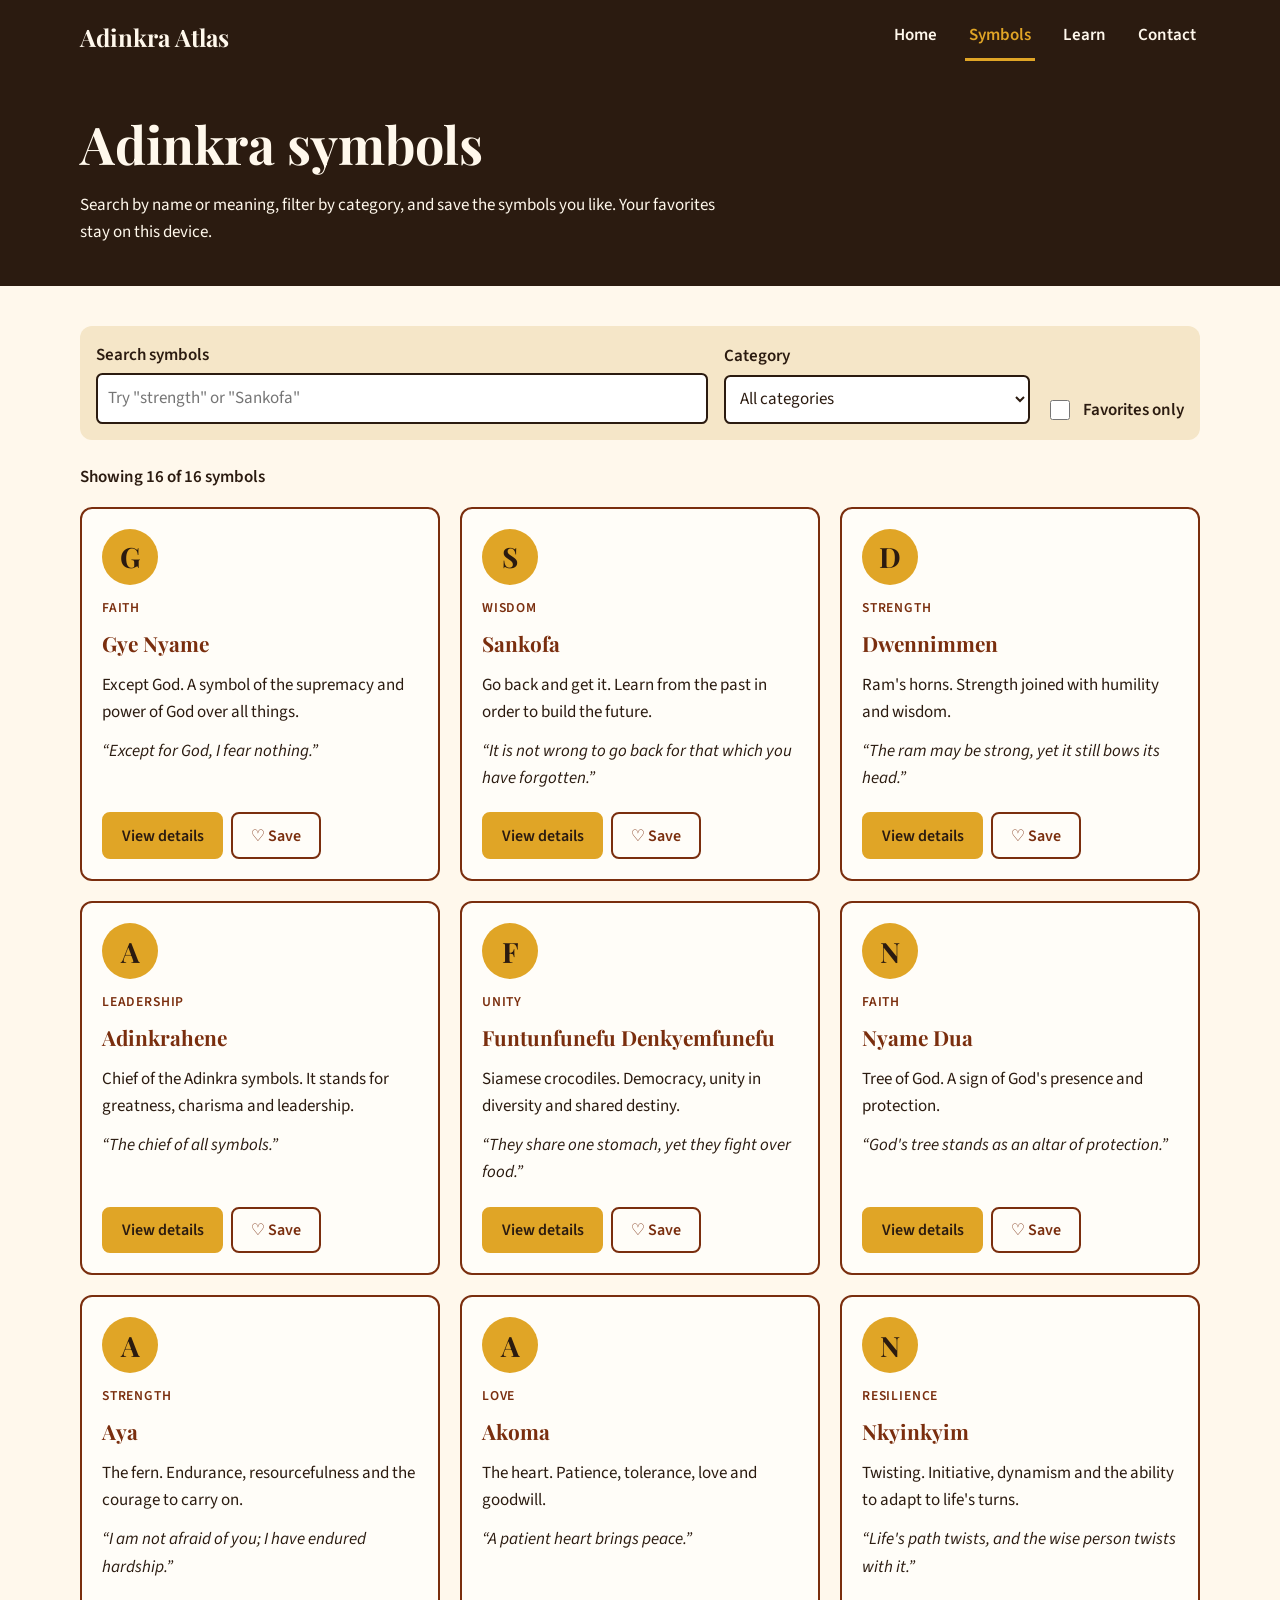
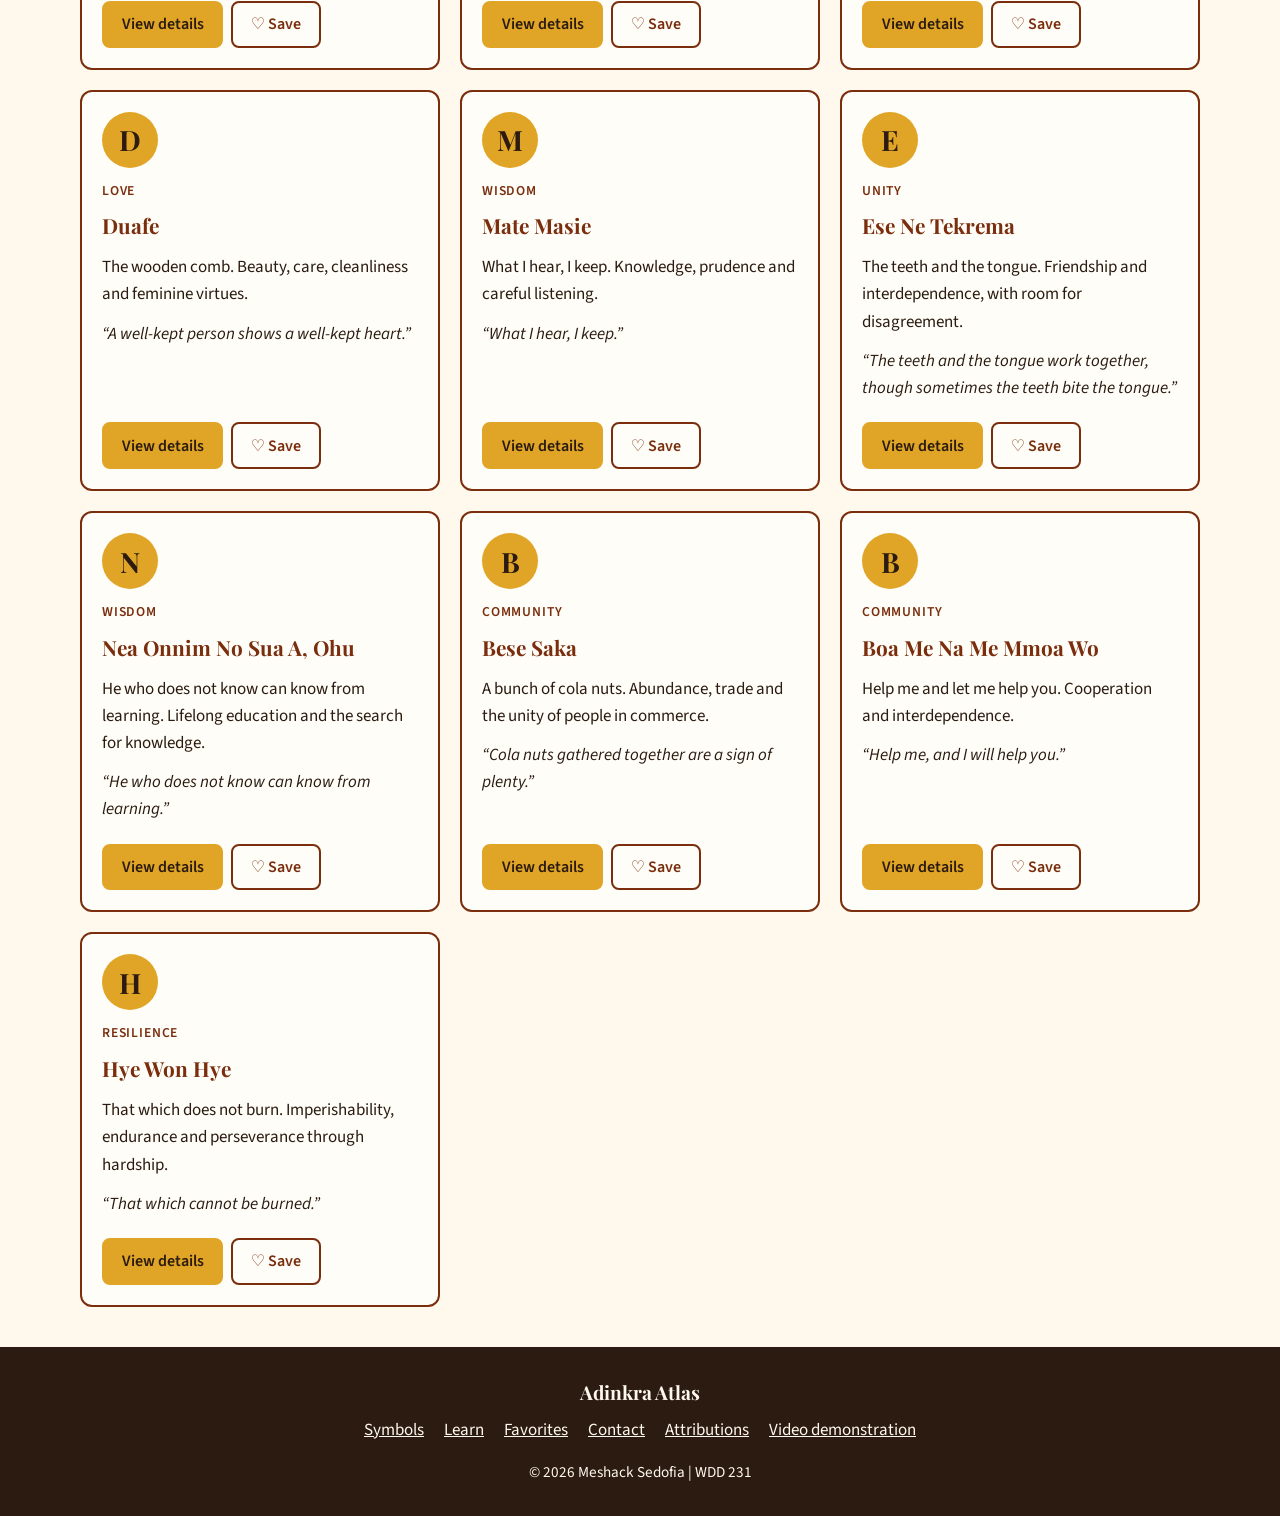
<file: finalproject/symbols.html>
<!DOCTYPE html>
<html lang="en">
<head>
  <meta charset="UTF-8">
  <meta name="viewport" content="width=device-width, initial-scale=1">
  <title>Adinkra Symbols Gallery | Adinkra Atlas</title>
  <meta name="description" content="Search and filter 16 Adinkra symbols by name, meaning or category. Open any symbol for its proverb and use, and save your favorites.">
  <meta name="author" content="Meshack Sedofia">
  <meta property="og:type" content="website">
  <meta property="og:title" content="Adinkra Symbols Gallery | Adinkra Atlas">
  <meta property="og:description" content="A searchable gallery of Adinkra symbols with meanings, proverbs and categories.">
  <meta property="og:url" content="https://sedofiameshack-creator.github.io/wdd231/finalproject/symbols.html">
  <meta property="og:image" content="https://sedofiameshack-creator.github.io/wdd231/finalproject/images/og-image.png">
  <meta property="og:image:alt" content="Adinkra Atlas logo text on a dark brown background with a gold circle motif">
  <link rel="icon" href="images/favicon.svg" type="image/svg+xml">
  <link rel="preconnect" href="https://fonts.googleapis.com">
  <link rel="preconnect" href="https://fonts.gstatic.com" crossorigin>
  <link href="https://fonts.googleapis.com/css2?family=Playfair+Display:wght@700&family=Source+Sans+3:wght@400;600&display=swap" rel="stylesheet">
  <link rel="stylesheet" href="styles/styles.css">
  <link rel="stylesheet" href="styles/larger.css" media="(min-width: 48em)">
  <script type="module" src="scripts/symbols.js"></script>
</head>
<body>
  <a class="skip-link" href="#main">Skip to main content</a>

  <header class="site-header">
    <div class="wrap header-inner">
      <a class="logo" href="index.html">Adinkra Atlas</a>
      <button type="button" class="nav-toggle" id="nav-toggle" aria-expanded="false" aria-controls="primary-nav" aria-label="Toggle navigation menu">
        <span class="bars" aria-hidden="true"></span>
      </button>
      <nav id="primary-nav" class="primary-nav" aria-label="Main">
        <ul>
          <li><a href="index.html">Home</a></li>
          <li><a href="symbols.html" aria-current="page">Symbols</a></li>
          <li><a href="learn.html">Learn</a></li>
          <li><a href="learn.html#contact">Contact</a></li>
        </ul>
      </nav>
    </div>
  </header>

  <main id="main">
    <section class="page-banner">
      <div class="wrap">
        <h1>Adinkra symbols</h1>
        <p>Search by name or meaning, filter by category, and save the symbols you like. Your favorites stay on this device.</p>
      </div>
    </section>

    <section class="section" aria-label="Symbol gallery">
      <div class="wrap">
        <form class="controls" role="search" aria-label="Filter symbols" onsubmit="return false">
          <div class="field">
            <label for="search">Search symbols</label>
            <input type="search" id="search" name="search" placeholder="Try &quot;strength&quot; or &quot;Sankofa&quot;">
          </div>
          <div class="field">
            <label for="category">Category</label>
            <select id="category" name="category">
              <option value="all">All categories</option>
            </select>
          </div>
          <div class="field check">
            <input type="checkbox" id="favorites-only" name="favorites-only">
            <label for="favorites-only">Favorites only</label>
          </div>
        </form>

        <p id="result-count" class="result-count" aria-live="polite"></p>
        <div id="symbol-grid" class="card-grid">
          <p>Loading symbols&hellip;</p>
        </div>
      </div>
    </section>
  </main>

  <dialog id="symbol-dialog" aria-labelledby="dialog-title"></dialog>

  <footer class="site-footer">
    <div class="wrap">
      <p class="footer-brand">Adinkra Atlas</p>
      <nav class="footer-nav" aria-label="Footer">
        <ul>
          <li><a href="symbols.html">Symbols</a></li>
          <li><a href="learn.html">Learn</a></li>
          <li><a href="symbols.html#favorites">Favorites</a></li>
          <li><a href="learn.html#contact">Contact</a></li>
          <li><a href="attributions.html">Attributions</a></li>
          <li><a href="https://www.youtube.com/" target="_blank" rel="noopener">Video demonstration</a></li>
        </ul>
      </nav>
      <p class="copyright">&copy; 2026 Meshack Sedofia | WDD 231</p>
    </div>
  </footer>
</body>
</html>
</file>
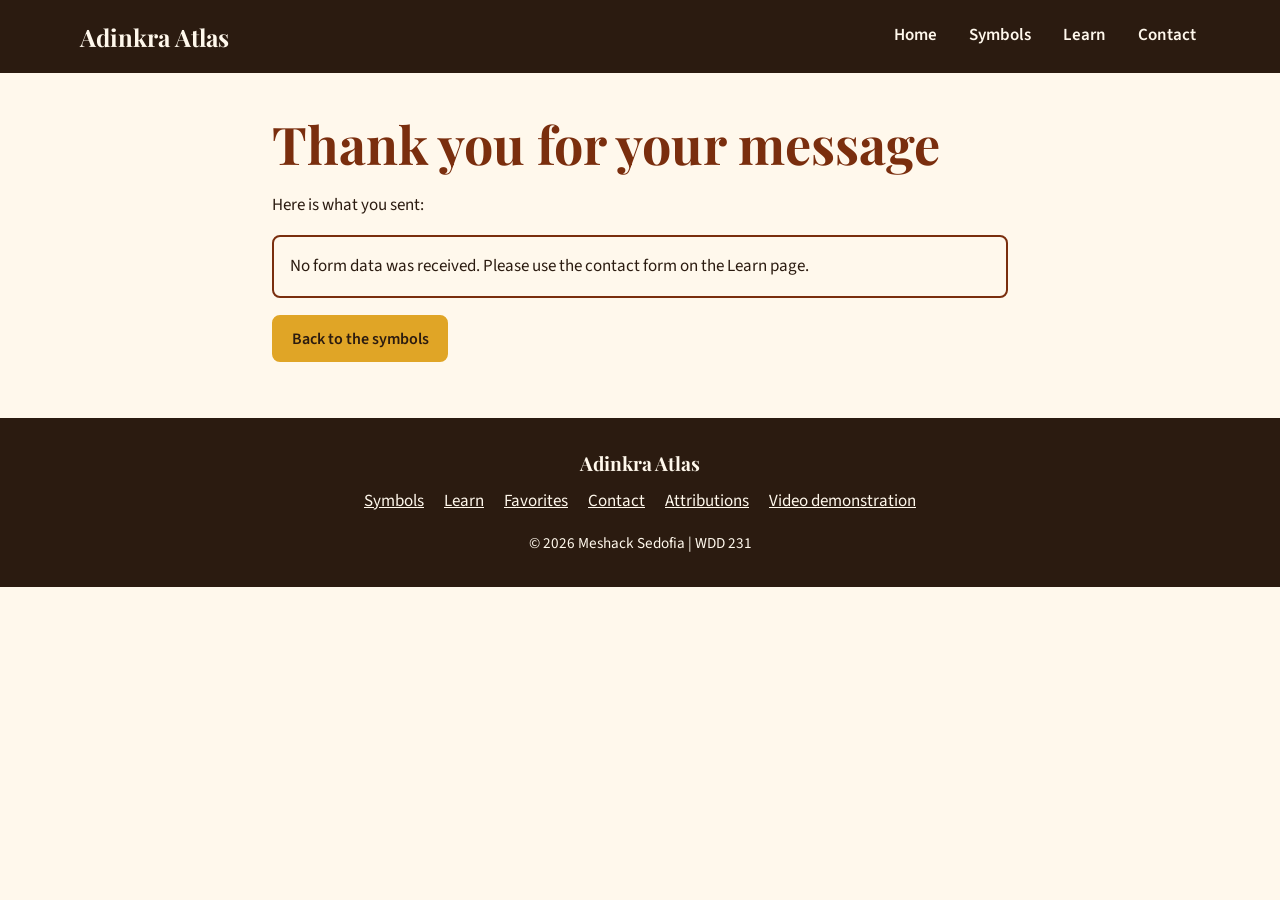
<file: finalproject/thanks.html>
<!DOCTYPE html>
<html lang="en">
<head>
  <meta charset="UTF-8">
  <meta name="viewport" content="width=device-width, initial-scale=1">
  <title>Thank You | Adinkra Atlas</title>
  <meta name="description" content="Confirmation page showing the message you sent through the Adinkra Atlas contact form.">
  <meta name="author" content="Meshack Sedofia">
  <meta name="robots" content="noindex">
  <meta property="og:type" content="website">
  <meta property="og:title" content="Thank You | Adinkra Atlas">
  <meta property="og:description" content="Your message to Adinkra Atlas has been received.">
  <meta property="og:url" content="https://sedofiameshack-creator.github.io/wdd231/finalproject/thanks.html">
  <meta property="og:image" content="https://sedofiameshack-creator.github.io/wdd231/finalproject/images/og-image.png">
  <meta property="og:image:alt" content="Adinkra Atlas logo text on a dark brown background with a gold circle motif">
  <link rel="icon" href="images/favicon.svg" type="image/svg+xml">
  <link rel="preconnect" href="https://fonts.googleapis.com">
  <link rel="preconnect" href="https://fonts.gstatic.com" crossorigin>
  <link href="https://fonts.googleapis.com/css2?family=Playfair+Display:wght@700&family=Source+Sans+3:wght@400;600&display=swap" rel="stylesheet">
  <link rel="stylesheet" href="styles/styles.css">
  <link rel="stylesheet" href="styles/larger.css" media="(min-width: 48em)">
  <script type="module" src="scripts/thanks.js"></script>
</head>
<body>
  <a class="skip-link" href="#main">Skip to main content</a>

  <header class="site-header">
    <div class="wrap header-inner">
      <a class="logo" href="index.html">Adinkra Atlas</a>
      <button type="button" class="nav-toggle" id="nav-toggle" aria-expanded="false" aria-controls="primary-nav" aria-label="Toggle navigation menu">
        <span class="bars" aria-hidden="true"></span>
      </button>
      <nav id="primary-nav" class="primary-nav" aria-label="Main">
        <ul>
          <li><a href="index.html">Home</a></li>
          <li><a href="symbols.html">Symbols</a></li>
          <li><a href="learn.html">Learn</a></li>
          <li><a href="learn.html#contact">Contact</a></li>
        </ul>
      </nav>
    </div>
  </header>

  <main id="main">
    <section class="section">
      <div class="wrap prose">
        <h1>Thank you for your message</h1>
        <p>Here is what you sent:</p>
        <dl id="submission" class="summary"></dl>
        <p><a class="btn" href="symbols.html">Back to the symbols</a></p>
      </div>
    </section>
  </main>

  <footer class="site-footer">
    <div class="wrap">
      <p class="footer-brand">Adinkra Atlas</p>
      <nav class="footer-nav" aria-label="Footer">
        <ul>
          <li><a href="symbols.html">Symbols</a></li>
          <li><a href="learn.html">Learn</a></li>
          <li><a href="symbols.html#favorites">Favorites</a></li>
          <li><a href="learn.html#contact">Contact</a></li>
          <li><a href="attributions.html">Attributions</a></li>
          <li><a href="https://www.youtube.com/" target="_blank" rel="noopener">Video demonstration</a></li>
        </ul>
      </nav>
      <p class="copyright">&copy; 2026 Meshack Sedofia | WDD 231</p>
    </div>
  </footer>
</body>
</html>
</file>
<file: styles/small.css>
/* ============================================
   WDD231 Course Home - Mobile First Styles
   Small Screen: 320px and up
   ============================================ */

* {
    margin: 0;
    padding: 0;
    box-sizing: border-box;
}

:root {
    --primary-color: #0066cc;
    --secondary-color: #004499;
    --accent-color: #ff6b35;
    --light-bg: #f5f5f5;
    --dark-text: #333333;
    --border-color: #dddddd;
    --success-color: #28a745;
    --success-light: #e8f5e9;
    --white: #ffffff;
}

html {
    scroll-behavior: smooth;
}

body {
    font-family: 'Poppins', sans-serif;
    color: var(--dark-text);
    background-color: var(--white);
    line-height: 1.6;
}

/* ============================================
   HEADER & NAVIGATION
   ============================================ */

header {
    background-color: var(--primary-color);
    color: var(--white);
    padding: 1rem;
    position: sticky;
    top: 0;
    z-index: 100;
    box-shadow: 0 2px 5px rgba(0, 0, 0, 0.1);
}

.header-container {
    display: flex;
    justify-content: space-between;
    align-items: center;
    max-width: 1200px;
    margin: 0 auto;
}

.logo-section {
    display: flex;
    align-items: center;
    gap: 0.75rem;
}

.site-logo {
    width: 45px;
    height: 45px;
}

.site-name {
    font-size: 1.5rem;
    font-weight: 700;
    letter-spacing: 0.5px;
}

/* Hamburger Menu Toggle */
.menu-toggle {
    display: flex;
    flex-direction: column;
    gap: 6px;
    background: none;
    border: none;
    cursor: pointer;
    padding: 0.5rem;
}

.menu-toggle span {
    display: block;
    width: 25px;
    height: 3px;
    background-color: var(--white);
    border-radius: 3px;
    transition: all 0.3s ease;
}

.menu-toggle.active span:nth-child(1) {
    transform: rotate(45deg) translate(10px, 10px);
}

.menu-toggle.active span:nth-child(2) {
    opacity: 0;
}

.menu-toggle.active span:nth-child(3) {
    transform: rotate(-45deg) translate(7px, -7px);
}

/* Navigation */
nav {
    background-color: var(--secondary-color);
    max-height: 0;
    overflow: hidden;
    transition: max-height 0.3s ease;
}

nav.active {
    max-height: 300px;
}

.nav-links {
    list-style: none;
    display: flex;
    flex-direction: column;
    padding: 1rem 0;
}

.nav-links a {
    display: block;
    color: var(--white);
    text-decoration: none;
    padding: 0.75rem 1rem;
    border-bottom: 1px solid rgba(255, 255, 255, 0.1);
    transition: background-color 0.3s ease;
}

.nav-links a:hover,
.nav-links a.active {
    background-color: var(--primary-color);
}

.nav-links a.active {
    font-weight: 600;
}

/* ============================================
   MAIN CONTENT
   ============================================ */

main {
    max-width: 1200px;
    margin: 0 auto;
    padding: 1.5rem;
}

.hero {
    text-align: center;
    padding: 2rem 0;
    border-bottom: 3px solid var(--primary-color);
    margin-bottom: 2rem;
}

.hero h1 {
    font-size: 2.5rem;
    color: var(--primary-color);
    font-weight: 700;
}

/* ============================================
   ABOUT ME SECTION
   ============================================ */

.about-me {
    margin-bottom: 3rem;
}

.about-me h2 {
    font-size: 1.75rem;
    color: var(--primary-color);
    margin-bottom: 1.5rem;
    border-left: 5px solid var(--accent-color);
    padding-left: 1rem;
}

.about-container {
    display: flex;
    flex-direction: column;
    gap: 1.5rem;
}

.about-text {
    line-height: 1.8;
    color: var(--dark-text);
    font-size: 0.95rem;
}

.student-photo {
    text-align: center;
}

.student-photo img {
    width: 100%;
    max-width: 300px;
    height: auto;
    border-radius: 10px;
    box-shadow: 0 4px 8px rgba(0, 0, 0, 0.15);
}

/* ============================================
   COURSES SECTION
   ============================================ */

.courses {
    margin-bottom: 3rem;
}

.courses h2 {
    font-size: 1.75rem;
    color: var(--primary-color);
    margin-bottom: 1.5rem;
    border-left: 5px solid var(--accent-color);
    padding-left: 1rem;
}

/* Filter Buttons */
.course-filters {
    display: flex;
    gap: 0.75rem;
    margin-bottom: 2rem;
    flex-wrap: wrap;
}

.filter-btn {
    flex: 1;
    min-width: 100px;
    padding: 0.75rem 1rem;
    border: 2px solid var(--border-color);
    background-color: var(--white);
    color: var(--dark-text);
    font-family: 'Poppins', sans-serif;
    font-weight: 600;
    cursor: pointer;
    border-radius: 5px;
    transition: all 0.3s ease;
}

.filter-btn:hover {
    background-color: var(--light-bg);
    border-color: var(--primary-color);
    transform: translateY(-2px);
}

.filter-btn.active {
    background-color: var(--primary-color);
    color: var(--white);
    border-color: var(--primary-color);
    box-shadow: 0 4px 8px rgba(0, 102, 204, 0.3);
}

/* Course Cards Container */
.courses-container {
    display: grid;
    grid-template-columns: 1fr;
    gap: 1.5rem;
    margin-bottom: 2rem;
}

/* Course Card */
.course-card {
    background-color: var(--light-bg);
    border-left: 5px solid var(--primary-color);
    border-radius: 5px;
    padding: 1.25rem;
    box-shadow: 0 2px 4px rgba(0, 0, 0, 0.1);
    transition: all 0.3s ease;
    position: relative;
}

.course-card:hover {
    box-shadow: 0 4px 8px rgba(0, 0, 0, 0.15);
    transform: translateY(-2px);
}

/* COMPLETED COURSE STYLING */
.course-card.completed {
    background-color: var(--success-light);
    border-left-color: var(--success-color);
    border-left-width: 6px;
}

.course-card.completed::before {
    content: '✓';
    position: absolute;
    top: 0.75rem;
    right: 1rem;
    font-size: 1.5rem;
    color: var(--success-color);
    font-weight: bold;
}

.course-card.completed:hover {
    box-shadow: 0 4px 12px rgba(40, 167, 69, 0.2);
}

.course-card h3 {
    color: var(--primary-color);
    margin-bottom: 0.75rem;
    font-size: 1.1rem;
    margin-right: 2rem;
}

.course-card.completed h3 {
    color: var(--success-color);
}

.course-description {
    font-size: 0.9rem;
    line-height: 1.5;
    margin-bottom: 0.75rem;
    color: var(--dark-text);
}

.course-tech {
    margin-top: 0.75rem;
    padding-top: 0.75rem;
    border-top: 1px solid var(--border-color);
}

.course-tech small {
    color: #666;
    font-size: 0.85rem;
}

.course-info {
    display: flex;
    justify-content: space-between;
    align-items: center;
    gap: 1rem;
    margin-top: 0.75rem;
    font-size: 0.9rem;
}

.course-credits {
    background-color: var(--primary-color);
    color: var(--white);
    padding: 0.35rem 0.85rem;
    border-radius: 20px;
    font-weight: 600;
    font-size: 0.9rem;
}

.course-card.completed .course-credits {
    background-color: var(--success-color);
}

.completion-badge {
    background-color: var(--success-color);
    color: var(--white);
    padding: 0.35rem 0.85rem;
    border-radius: 20px;
    font-weight: 600;
    font-size: 0.85rem;
    display: inline-block;
}

/* Credits Info */
.credits-info {
    background-color: var(--primary-color);
    color: var(--white);
    padding: 1rem 1.25rem;
    border-radius: 5px;
    text-align: center;
    font-weight: 600;
    font-size: 1.1rem;
}

/* ============================================
   FOOTER
   ============================================ */

footer {
    background-color: var(--secondary-color);
    color: var(--white);
    padding: 2rem 1rem;
    margin-top: 3rem;
}

.footer-content {
    max-width: 1200px;
    margin: 0 auto;
    display: flex;
    flex-direction: column;
    gap: 1.5rem;
    text-align: center;
}

.social-links {
    display: flex;
    justify-content: center;
    gap: 1.5rem;
}

.social-links a {
    color: var(--white);
    transition: color 0.3s ease, transform 0.3s ease;
    display: inline-flex;
    align-items: center;
}

.social-links a:hover {
    color: var(--accent-color);
    transform: scale(1.1);
}

.social-icon {
    width: 30px;
    height: 30px;
}

.footer-info,
.last-modified {
    font-size: 0.9rem;
    line-height: 1.6;
}

.footer-info p,
.last-modified p {
    margin: 0;
}

/* ============================================
   UTILITIES
   ============================================ */

/* Text should not touch edges */
main,
footer {
    padding-left: max(1rem, 5%);
    padding-right: max(1rem, 5%);
}

/* Remove twitching on hover - smooth transitions */
a,
button {
    transition: all 0.3s ease;
}

/* No horizontal scrolling */
html,
body {
    overflow-x: hidden;
}

/* Screen reader only text */
.sr-only {
    position: absolute;
    width: 1px;
    height: 1px;
    padding: 0;
    margin: -1px;
    overflow: hidden;
    clip: rect(0, 0, 0, 0);
    white-space: nowrap;
    border-width: 0;
}
</file>
<file: styles/larger.css>
/* ============================================
   WDD231 Course Home - Larger Screen Styles
   Media Query: 768px and up (Tablet/Desktop)
   ============================================ */

@media (min-width: 768px) {
    /* ============================================
       HEADER & NAVIGATION - DESKTOP
       ============================================ */

    .menu-toggle {
        display: none;
    }

    header {
        padding: 1rem 2rem;
    }

    nav {
        background-color: var(--secondary-color);
        max-height: none;
        overflow: visible;
    }

    nav.active {
        max-height: none;
    }

    .nav-links {
        flex-direction: row;
        justify-content: flex-start;
        gap: 0;
        padding: 0;
        display: flex;
    }

    .nav-links a {
        border-bottom: none;
        border-right: 1px solid rgba(255, 255, 255, 0.1);
        padding: 0.75rem 1.5rem;
        transition: background-color 0.3s ease;
    }

    .nav-links li:last-child a {
        border-right: none;
    }

    .nav-links a:hover {
        background-color: rgba(255, 255, 255, 0.15);
    }

    /* ============================================
       MAIN CONTENT - DESKTOP
       ============================================ */

    main {
        padding: 2rem;
    }

    .hero h1 {
        font-size: 3rem;
        padding-bottom: 1rem;
    }

    /* About Me Section - Side by Side */
    .about-container {
        flex-direction: row;
        align-items: flex-start;
        gap: 2rem;
    }

    .about-text {
        flex: 1;
        font-size: 1rem;
    }

    .student-photo {
        flex: 0 0 300px;
        text-align: center;
    }

    .student-photo img {
        max-width: 100%;
        height: auto;
    }

    /* ============================================
       COURSES - DESKTOP
       ============================================ */

    .course-filters {
        gap: 1rem;
        flex-wrap: nowrap;
    }

    .filter-btn {
        flex: 1;
    }

    /* 2-Column Grid for Medium Screens */
    .courses-container {
        grid-template-columns: repeat(2, 1fr);
    }

    .course-card {
        padding: 1.5rem;
    }

    .course-card h3 {
        font-size: 1.2rem;
    }

    .course-info {
        flex-direction: column;
        align-items: flex-start;
    }

    /* ============================================
       FOOTER - DESKTOP
       ============================================ */

    footer {
        padding: 2rem;
    }

    .footer-content {
        flex-direction: row;
        justify-content: space-between;
        align-items: center;
        text-align: left;
        gap: 2rem;
    }

    .social-links {
        justify-content: flex-start;
        order: 1;
    }

    .footer-info {
        flex: 1;
        order: 2;
        text-align: center;
    }

    .last-modified {
        order: 3;
        text-align: right;
    }
}

/* ============================================
   LARGE DESKTOP: 1000px and up
   ============================================ */

@media (min-width: 1000px) {
    header {
        padding: 1.5rem;
    }

    main {
        padding: 2.5rem;
    }

    .hero h1 {
        font-size: 3.5rem;
    }

    .about-me h2,
    .courses h2 {
        font-size: 2rem;
    }

    /* 3-Column Grid for Large Screens */
    .courses-container {
        grid-template-columns: repeat(3, 1fr);
    }

    .course-card {
        padding: 1.75rem;
    }

    .course-filters {
        margin-bottom: 2.5rem;
    }

    .filter-btn {
        padding: 0.85rem 1.5rem;
        font-size: 1rem;
    }

    .credits-info {
        padding: 1.5rem;
        font-size: 1.25rem;
    }

    .nav-links a {
        padding: 0.75rem 2rem;
    }
}

/* ============================================
   ULTRA-WIDE: 1200px and up
   ============================================ */

@media (min-width: 1200px) {
    main {
        max-width: 1200px;
        margin: 0 auto;
        padding: 3rem 2rem;
    }

    footer {
        max-width: 100%;
    }

    .footer-content {
        max-width: 1200px;
        margin: 0 auto;
    }
}

/* ============================================
   HIGH RESOLUTION DISPLAYS
   ============================================ */

@media (min-width: 1600px) {
    .hero h1 {
        font-size: 4rem;
    }

    .about-me h2,
    .courses h2 {
        font-size: 2.25rem;
    }

    .student-photo {
        flex: 0 0 350px;
    }

    .courses-container {
        grid-template-columns: repeat(4, 1fr);
        gap: 2rem;
    }
}

/* ============================================
   PRINT STYLES
   ============================================ */

@media print {
    header,
    nav,
    .menu-toggle,
    .course-filters,
    footer {
        display: none;
    }

    main {
        padding: 0;
    }

    .course-card {
        page-break-inside: avoid;
        box-shadow: none;
        border: 1px solid #ccc;
    }
}

/* ============================================
   ACCESSIBILITY: Reduced Motion
   ============================================ */

@media (prefers-reduced-motion: reduce) {
    * {
        animation-duration: 0.01ms !important;
        animation-iteration-count: 1 !important;
        transition-duration: 0.01ms !important;
    }
}

/* ============================================
   DARK MODE SUPPORT (Optional)
   ============================================ */

@media (prefers-color-scheme: dark) {
    :root {
        --light-bg: #2a2a2a;
        --dark-text: #e0e0e0;
        --border-color: #444444;
        --white: #1a1a1a;
    }

    .course-card {
        box-shadow: 0 2px 4px rgba(0, 0, 0, 0.5);
    }

    .course-card:hover {
        box-shadow: 0 4px 8px rgba(0, 0, 0, 0.6);
    }
}
</file>
<file: chamber/styles/small.css>
/* ========================================
   SMALL.CSS - MOBILE FIRST STYLES (320px+)
   ======================================== */

/* CSS VARIABLES / CUSTOM PROPERTIES */
:root {
    /* Colors */
    --primary-color: #2c3e50;      /* Dark Blue-Gray */
    --secondary-color: #c0392b;    /* Coral Red, darkened for AA contrast with white text */
    --accent-color: #1b6fa8;       /* Blue, darkened for AA contrast on light backgrounds */
    --success-color: #27ae60;       /* Green */
    --bg-color: #ecf0f1;           /* Light Gray */
    --text-color: #2c3e50;         /* Dark Text */
    --text-light: #7f8c8d;         /* Light Gray Text */
    --white: #ffffff;
    --border-color: #bdc3c7;       /* Medium Gray */
    
    /* Typography */
    --font-family: 'Poppins', 'Segoe UI', Tahoma, Geneva, Verdana, sans-serif;
    --font-size-base: 16px;
    --font-size-small: 14px;
    --font-size-large: 18px;
    --line-height: 1.6;
    
    /* Spacing */
    --spacing-xs: 0.5rem;
    --spacing-sm: 1rem;
    --spacing-md: 1.5rem;
    --spacing-lg: 2rem;
    --spacing-xl: 3rem;
    
    /* Border Radius */
    --border-radius: 8px;
    --border-radius-lg: 12px;
}

/* ========================================
   GLOBAL STYLES
   ======================================== */
* {
    margin: 0;
    padding: 0;
    box-sizing: border-box;
}

html {
    scroll-behavior: smooth;
}

body {
    font-family: var(--font-family);
    font-size: var(--font-size-base);
    line-height: var(--line-height);
    color: var(--text-color);
    background-color: var(--bg-color);
}

/* ========================================
   TYPOGRAPHY
   ======================================== */
h1, h2, h3, h4, h5, h6 {
    color: var(--primary-color);
    font-weight: 600;
    margin-bottom: var(--spacing-sm);
    line-height: 1.3;
}

h1 {
    font-size: 1.75rem;
}

h2 {
    font-size: 1.5rem;
    margin-top: var(--spacing-lg);
}

h3 {
    font-size: 1.25rem;
}

p {
    margin-bottom: var(--spacing-sm);
}

a {
    color: var(--accent-color);
    text-decoration: none;
    transition: color 0.3s ease;
}

a:hover {
    color: var(--secondary-color);
    text-decoration: underline;
}

/* ========================================
   HEADER
   ======================================== */
header {
    background-color: var(--primary-color);
    color: var(--white);
    padding: var(--spacing-md);
    box-shadow: 0 2px 8px rgba(0, 0, 0, 0.1);
    position: sticky;
    top: 0;
    z-index: 100;
}

.header-content {
    display: flex;
    justify-content: space-between;
    align-items: center;
    max-width: 1200px;
    margin: 0 auto;
}

.logo-section {
    display: flex;
    align-items: center;
    gap: var(--spacing-sm);
}

.logo {
    width: 50px;
    height: 50px;
    border-radius: 50%;
    background-color: rgba(255, 255, 255, 0.1);
    padding: 4px;
}

.header-text .site-title {
    color: var(--white);
    font-size: 1.25rem;
    font-weight: 600;
    margin-bottom: 0.25rem;
}

.tagline {
    color: var(--white);
    opacity: 0.85;
    font-size: var(--font-size-small);
    font-style: italic;
}

/* Menu Button */
.menu-btn {
    background: none;
    border: none;
    color: var(--white);
    font-size: 1.5rem;
    cursor: pointer;
    padding: var(--spacing-xs);
    display: flex;
    align-items: center;
    gap: var(--spacing-xs);
}

.menu-btn:hover {
    opacity: 0.8;
}

/* ========================================
   NAVIGATION
   ======================================== */
nav {
    background-color: var(--secondary-color);
    display: none;
    flex-direction: column;
    position: absolute;
    top: 100%;
    left: 0;
    right: 0;
    z-index: 999;
    box-shadow: 0 4px 6px rgba(0, 0, 0, 0.1);
    width: 100%;
}

nav.active {
    display: flex;
}

nav ul {
    list-style: none;
    display: flex;
    flex-direction: column;
    width: 100%;
}

nav a {
    display: block;
    color: var(--white);
    padding: var(--spacing-sm);
    border-bottom: 1px solid rgba(255, 255, 255, 0.1);
    text-decoration: none;
    font-weight: 500;
    transition: background-color 0.3s ease;
}

nav a:hover,
nav a.active {
    background-color: #7a2015;
}

/* ========================================
   MAIN CONTENT
   ======================================== */
main {
    max-width: 1200px;
    margin: 0 auto;
    padding: var(--spacing-lg) var(--spacing-md);
}

/* Directory Section */
.directory-section {
    background-color: var(--white);
    border-radius: var(--border-radius-lg);
    padding: var(--spacing-lg);
    box-shadow: 0 2px 8px rgba(0, 0, 0, 0.05);
}

.directory-section h1 {
    color: var(--primary-color);
    text-align: center;
    margin-bottom: var(--spacing-lg);
    font-size: 1.75rem;
}

/* View Toggle Buttons */
.view-toggle {
    display: flex;
    justify-content: center;
    gap: var(--spacing-sm);
    margin-bottom: var(--spacing-lg);
}

.view-btn {
    padding: var(--spacing-sm) var(--spacing-md);
    border: 2px solid var(--accent-color);
    background-color: var(--white);
    color: var(--accent-color);
    border-radius: var(--border-radius);
    cursor: pointer;
    font-weight: 600;
    font-size: var(--font-size-small);
    transition: all 0.3s ease;
}

.view-btn:hover {
    background-color: var(--accent-color);
    color: var(--white);
}

.view-btn.active {
    background-color: var(--accent-color);
    color: var(--white);
}

/* Member Grid Layout */
.member-grid {
    display: grid;
    grid-template-columns: 1fr;
    gap: var(--spacing-md);
}

.member-list {
    display: flex;
    flex-direction: column;
    gap: var(--spacing-sm);
}

/* Member Card (Grid View) */
.member-card {
    border: 1px solid var(--border-color);
    border-radius: var(--border-radius-lg);
    overflow: hidden;
    background-color: var(--white);
    transition: transform 0.3s ease, box-shadow 0.3s ease;
}

.member-card:hover {
    transform: translateY(-4px);
    box-shadow: 0 6px 16px rgba(0, 0, 0, 0.1);
}

.card-image {
    width: 100%;
    height: 200px;
    overflow: hidden;
    background-color: var(--bg-color);
}

.card-image img {
    width: 100%;
    height: 100%;
    object-fit: cover;
    transition: transform 0.3s ease;
}

.member-card:hover .card-image img {
    transform: scale(1.05);
}

.card-content {
    padding: var(--spacing-md);
}

.card-content h3 {
    color: var(--primary-color);
    margin-bottom: var(--spacing-xs);
}

.tag-line {
    color: var(--secondary-color);
    font-size: var(--font-size-small);
    font-weight: 600;
    margin-bottom: var(--spacing-sm);
}

.member-details {
    font-size: var(--font-size-small);
    margin-bottom: var(--spacing-sm);
}

.member-details p {
    margin-bottom: var(--spacing-xs);
}

.member-details a {
    color: var(--accent-color);
    font-weight: 500;
}

/* Member List Item */
.member-list-item {
    border: 1px solid var(--border-color);
    border-radius: var(--border-radius);
    padding: var(--spacing-md);
    background-color: var(--white);
    transition: background-color 0.3s ease, box-shadow 0.3s ease;
}

.member-list-item:hover {
    background-color: rgba(52, 152, 219, 0.05);
    box-shadow: 0 2px 8px rgba(0, 0, 0, 0.05);
}

.list-item-content h3 {
    margin-bottom: var(--spacing-xs);
    color: var(--primary-color);
}

.list-details {
    display: flex;
    flex-direction: column;
    gap: var(--spacing-xs);
    font-size: var(--font-size-small);
}

.list-details span {
    display: flex;
    align-items: center;
    gap: var(--spacing-xs);
}

.list-details a {
    color: var(--accent-color);
    font-weight: 500;
}

/* Membership Badges */
.membership-badge {
    display: inline-block;
    padding: 0.25rem 0.75rem;
    border-radius: var(--border-radius);
    font-size: var(--font-size-small);
    font-weight: 600;
    text-align: center;
    margin-top: var(--spacing-sm);
}

.membership-1 {
    background-color: #e8f4f8;
    color: #0c5460;
    border: 1px solid #bee5eb;
}

.membership-2 {
    background-color: #fff3cd;
    color: #856404;
    border: 1px solid #ffeaa7;
}

.membership-3 {
    background-color: #fff8e1;
    color: #7a5c00;
    border: 1px solid #ffd700;
}

/* Loading and Error States */
.loading,
.error {
    text-align: center;
    padding: var(--spacing-lg);
    color: var(--text-light);
    font-size: var(--font-size-large);
}

.error {
    color: var(--secondary-color);
}

/* ========================================
   HERO (HOME PAGE)
   ======================================== */
.hero {
    position: relative;
    margin-bottom: var(--spacing-xl);
    border-radius: var(--border-radius-lg);
    overflow: hidden;
}

.hero-image {
    width: 100%;
    height: 260px;
    object-fit: cover;
}

.hero-overlay {
    position: absolute;
    inset: 0;
    display: flex;
    flex-direction: column;
    justify-content: center;
    align-items: flex-start;
    gap: var(--spacing-sm);
    padding: var(--spacing-lg);
    background: linear-gradient(180deg, rgba(0, 0, 0, 0.15) 0%, rgba(0, 0, 0, 0.65) 100%);
}

.hero-overlay h1 {
    color: var(--white);
    font-size: 1.5rem;
    margin-bottom: 0;
}

.hero-subtitle {
    color: var(--white);
    font-size: var(--font-size-base);
    max-width: 40ch;
    margin-bottom: 0;
}

.cta-btn {
    display: inline-block;
    background-color: var(--accent-color);
    color: var(--white);
    font-weight: 600;
    padding: var(--spacing-sm) var(--spacing-lg);
    border-radius: var(--border-radius);
    transition: background-color 0.3s ease, transform 0.3s ease;
}

.cta-btn:hover {
    background-color: var(--primary-color);
    text-decoration: none;
    transform: translateY(-2px);
}

/* ========================================
   CURRENT EVENTS (HOME PAGE)
   ======================================== */
.events-section,
.weather-section,
.spotlights-section {
    background-color: var(--white);
    border-radius: var(--border-radius-lg);
    padding: var(--spacing-lg);
    box-shadow: 0 2px 8px rgba(0, 0, 0, 0.05);
    margin-bottom: var(--spacing-xl);
}

.events-section h2,
.weather-section h2,
.spotlights-section h2 {
    text-align: center;
    margin-bottom: var(--spacing-lg);
}

.events-list {
    display: flex;
    flex-direction: column;
    gap: var(--spacing-md);
}

.event-card {
    display: flex;
    gap: var(--spacing-md);
    border: 1px solid var(--border-color);
    border-radius: var(--border-radius);
    padding: var(--spacing-md);
}

.event-date {
    flex-shrink: 0;
    width: 60px;
    text-align: center;
    background-color: var(--primary-color);
    color: var(--white);
    border-radius: var(--border-radius);
    padding: var(--spacing-xs);
    display: flex;
    flex-direction: column;
    justify-content: center;
}

.event-month {
    display: block;
    font-size: var(--font-size-small);
    font-weight: 600;
}

.event-day {
    display: block;
    font-size: 1.5rem;
    font-weight: 700;
}

.event-info h3 {
    margin-bottom: var(--spacing-xs);
}

.event-info p {
    margin-bottom: var(--spacing-xs);
}

.event-meta {
    color: var(--text-light);
    font-size: var(--font-size-small);
}

/* ========================================
   WEATHER (HOME PAGE)
   ======================================== */
.weather-current {
    display: flex;
    align-items: center;
    justify-content: center;
    gap: var(--spacing-sm);
    margin-bottom: var(--spacing-lg);
}

.current-temp {
    font-size: 2rem;
    font-weight: 700;
    color: var(--primary-color);
    margin-bottom: 0;
}

.current-desc {
    text-transform: capitalize;
    color: var(--text-light);
    margin-bottom: 0;
}

.forecast-row {
    display: flex;
    justify-content: center;
    gap: var(--spacing-md);
    flex-wrap: wrap;
}

.forecast-day {
    text-align: center;
    border: 1px solid var(--border-color);
    border-radius: var(--border-radius);
    padding: var(--spacing-sm);
    min-width: 90px;
}

.forecast-label {
    font-weight: 600;
    margin-bottom: var(--spacing-xs);
}

.forecast-temp {
    font-size: 1.25rem;
    color: var(--primary-color);
    margin-bottom: var(--spacing-xs);
}

.forecast-desc {
    font-size: var(--font-size-small);
    color: var(--text-light);
    text-transform: capitalize;
    margin-bottom: 0;
}

/* ========================================
   MEMBER SPOTLIGHTS (HOME PAGE)
   ======================================== */
.spotlight-grid {
    display: grid;
    grid-template-columns: 1fr;
    gap: var(--spacing-md);
}

.spotlight-card {
    display: flex;
    gap: var(--spacing-md);
    align-items: center;
    border: 1px solid var(--border-color);
    border-radius: var(--border-radius-lg);
    padding: var(--spacing-md);
}

.spotlight-logo {
    width: 80px;
    height: 80px;
    object-fit: cover;
    border-radius: var(--border-radius);
    flex-shrink: 0;
}

.spotlight-content h3 {
    margin-bottom: var(--spacing-xs);
}

.spotlight-content p {
    margin-bottom: var(--spacing-xs);
    font-size: var(--font-size-small);
}

/* ========================================
   FOOTER
   ======================================== */
footer {
    background-color: var(--primary-color);
    color: var(--white);
    margin-top: var(--spacing-xl);
    border-top: 4px solid var(--secondary-color);
}

.footer-content {
    max-width: 1200px;
    margin: 0 auto;
    padding: var(--spacing-lg) var(--spacing-md);
    display: grid;
    grid-template-columns: 1fr;
    gap: var(--spacing-lg);
}

.footer-section h3,
.footer-section h4 {
    color: var(--white);
}

.footer-section a {
    color: var(--white);
    opacity: 0.85;
}

.footer-section a:hover {
    opacity: 1;
}

/* Social Icons */
.social-icons {
    display: flex;
    gap: var(--spacing-md);
    font-size: 1.5rem;
    margin-top: var(--spacing-sm);
}

.social-icons a {
    display: inline-flex;
    align-items: center;
    justify-content: center;
    width: 40px;
    height: 40px;
    border-radius: 50%;
    background-color: #3d5166;
    transition: background-color 0.3s ease, transform 0.3s ease;
}

.social-icons a:hover {
    background-color: var(--secondary-color);
    transform: scale(1.1);
    text-decoration: none;
}

/* Footer Bottom */
.footer-bottom {
    background-color: #1b2530;
    padding: var(--spacing-md);
    text-align: center;
    border-top: 1px solid rgba(255, 255, 255, 0.1);
    font-size: var(--font-size-small);
}

.developer-info {
    margin-top: var(--spacing-xs);
}

.developer-name {
    font-weight: 600;
}

/* ========================================
   UTILITIES
   ======================================== */
.container {
    max-width: 1200px;
    margin: 0 auto;
    padding: 0 var(--spacing-md);
}

/* Accessibility */
:focus-visible {
    outline: 2px solid var(--accent-color);
    outline-offset: 2px;
}

/* Print Styles */
@media print {
    header, nav, .view-toggle, footer {
        display: none;
    }
    
    body {
        background-color: var(--white);
    }
    
    .member-card {
        page-break-inside: avoid;
    }
}
/* ========================================
   JOIN PAGE - FORM
   ======================================== */
.join-section {
    background-color: var(--white);
    border-radius: var(--border-radius-lg);
    padding: var(--spacing-lg);
    box-shadow: 0 2px 8px rgba(0, 0, 0, 0.05);
}

.join-section h1 {
    text-align: center;
}

.join-intro {
    max-width: 65ch;
    margin: 0 auto var(--spacing-lg);
    text-align: center;
    color: #5c6670;
}

.join-layout {
    display: flex;
    flex-direction: column;
    gap: var(--spacing-lg);
}

.join-form fieldset {
    border: 1px solid var(--border-color);
    border-radius: var(--border-radius-lg);
    padding: var(--spacing-lg);
    display: flex;
    flex-direction: column;
    gap: var(--spacing-md);
}

.join-form legend {
    font-weight: 600;
    color: var(--primary-color);
    padding: 0 var(--spacing-xs);
    font-size: 1.1rem;
}

.join-form label {
    display: flex;
    flex-direction: column;
    gap: var(--spacing-xs);
    font-weight: 600;
    color: var(--text-color);
}

.join-form input,
.join-form select,
.join-form textarea {
    border: 1px solid var(--border-color);
    border-radius: var(--border-radius);
    padding: var(--spacing-sm);
    font-family: var(--font-family);
    font-size: var(--font-size-base);
    font-weight: 400;
    color: var(--text-color);
    background-color: var(--white);
}

.join-form input:focus,
.join-form select:focus,
.join-form textarea:focus {
    outline: 2px solid var(--accent-color);
    outline-offset: 2px;
    border-color: var(--accent-color);
}

.join-form input:user-invalid {
    border-color: var(--secondary-color);
}

.submit-btn {
    background-color: var(--accent-color);
    color: var(--white);
    font-weight: 600;
    padding: var(--spacing-sm) var(--spacing-lg);
    border: none;
    border-radius: var(--border-radius);
    cursor: pointer;
    font-size: var(--font-size-base);
    transition: background-color 0.3s ease, transform 0.3s ease;
    align-self: flex-start;
}

.submit-btn:hover {
    background-color: var(--primary-color);
    transform: translateY(-2px);
}

/* ========================================
   JOIN PAGE - MEMBERSHIP CARDS
   ======================================== */
.membership-cards {
    display: grid;
    grid-template-columns: 1fr;
    gap: var(--spacing-md);
}

.level-card {
    border: 1px solid var(--border-color);
    border-radius: var(--border-radius-lg);
    padding: var(--spacing-md);
    text-align: center;
    background-color: var(--white);
    transition: transform 0.3s ease, box-shadow 0.3s ease;
}

.level-card:hover {
    transform: translateY(-4px);
    box-shadow: 0 6px 16px rgba(0, 0, 0, 0.1);
}

.level-price {
    color: var(--secondary-color);
    font-weight: 700;
    margin-bottom: var(--spacing-sm);
}

.modal-link {
    background-color: transparent;
    color: var(--accent-color);
    border: 2px solid var(--accent-color);
    border-radius: var(--border-radius);
    padding: var(--spacing-xs) var(--spacing-md);
    font-weight: 600;
    cursor: pointer;
    font-family: var(--font-family);
    font-size: var(--font-size-small);
    transition: background-color 0.3s ease, color 0.3s ease;
}

.modal-link:hover {
    background-color: var(--accent-color);
    color: var(--white);
}

/* Entrance animation for the 4 membership cards on initial load */
.card-anim {
    opacity: 0;
    transform: translateY(16px);
    animation: cardFadeIn 0.6s ease forwards;
}

.card-anim:nth-of-type(1) { animation-delay: 0s; }
.card-anim:nth-of-type(2) { animation-delay: 0.15s; }
.card-anim:nth-of-type(3) { animation-delay: 0.3s; }
.card-anim:nth-of-type(4) { animation-delay: 0.45s; }

@keyframes cardFadeIn {
    to {
        opacity: 1;
        transform: translateY(0);
    }
}

/* ========================================
   JOIN PAGE - MODALS
   ======================================== */
.modal-overlay {
    display: none;
    position: fixed;
    inset: 0;
    background-color: rgba(0, 0, 0, 0.6);
    z-index: 1000;
    align-items: center;
    justify-content: center;
    padding: var(--spacing-md);
}

.modal-overlay.open {
    display: flex;
}

.modal-box {
    background-color: var(--white);
    border-radius: var(--border-radius-lg);
    padding: var(--spacing-lg);
    max-width: 480px;
    width: 100%;
    position: relative;
    box-shadow: 0 10px 30px rgba(0, 0, 0, 0.25);
}

.modal-box h2 {
    color: var(--primary-color);
    margin-bottom: var(--spacing-md);
}

.modal-box ul {
    display: flex;
    flex-direction: column;
    gap: var(--spacing-xs);
}

.modal-box li {
    padding-left: var(--spacing-md);
    position: relative;
}

.modal-box li::before {
    content: '✓';
    position: absolute;
    left: 0;
    color: var(--success-color);
    font-weight: 700;
}

.modal-close {
    position: absolute;
    top: var(--spacing-sm);
    right: var(--spacing-sm);
    background: none;
    border: none;
    font-size: 1.75rem;
    line-height: 1;
    cursor: pointer;
    color: var(--text-light);
}

.modal-close:hover {
    color: var(--secondary-color);
}

/* ========================================
   THANK YOU PAGE
   ======================================== */
.thankyou-section {
    background-color: var(--white);
    border-radius: var(--border-radius-lg);
    padding: var(--spacing-lg);
    box-shadow: 0 2px 8px rgba(0, 0, 0, 0.05);
    text-align: center;
}

.submission-summary {
    max-width: 50ch;
    margin: var(--spacing-lg) auto;
    text-align: left;
    border: 1px solid var(--border-color);
    border-radius: var(--border-radius);
    padding: var(--spacing-lg);
}

.submission-summary h2 {
    margin-top: 0;
    text-align: center;
}
</file>
<file: chamber/styles/larger.css>
/* ========================================
   LARGER.CSS - MEDIA QUERIES (Tablet & Desktop)
   ======================================== */

/* ========================================
   TABLET (600px+)
   ======================================== */
@media (min-width: 600px) {
    /* Header and Navigation */
    header {
        position: relative;
    }

    .header-content {
        gap: var(--spacing-lg);
    }

    .logo {
        width: 60px;
        height: 60px;
    }

    .header-text .site-title {
        font-size: 1.5rem;
    }

    /* Hide mobile menu button */
    .menu-btn {
        display: none;
    }

    /* Show navigation horizontally */
    nav {
        display: flex !important;
        flex-direction: row;
        background-color: var(--secondary-color);
        position: static !important;
        top: auto !important;
        left: auto !important;
        right: auto !important;
        box-shadow: none;
        z-index: auto;
    }
    
    nav.active {
        display: flex !important;
    }

    nav ul {
        flex-direction: row;
        width: 100%;
        display: flex;
        justify-content: flex-start;
    }

    nav a {
        border-bottom: none;
        border-right: 1px solid rgba(255, 255, 255, 0.1);
        padding: var(--spacing-md);
        flex: 1;
        text-align: center;
    }

    nav a:last-child {
        border-right: none;
    }

    nav a:hover,
    nav a.active {
        background-color: #7a2015;
    }

    /* Main Content */
    main {
        padding: var(--spacing-xl) var(--spacing-md);
    }

    /* Member Grid - 2 Columns */
    .member-grid {
        display: grid !important;
        grid-template-columns: repeat(2, 1fr) !important;
        gap: var(--spacing-lg);
    }
    
    .member-list {
        display: flex !important;
        flex-direction: column;
        gap: var(--spacing-sm);
    }

    /* Card Improvements */
    .card-image {
        height: 220px;
    }

    .card-content {
        padding: var(--spacing-md);
    }

    /* Footer */
    .footer-content {
        grid-template-columns: repeat(2, 1fr);
        gap: var(--spacing-xl);
    }

    /* Hero */
    .hero-image {
        height: 360px;
    }

    .hero-overlay h1 {
        font-size: 2rem;
    }

    /* Member Spotlights - 2 Columns */
    .spotlight-grid {
        grid-template-columns: repeat(2, 1fr);
    }
}

/* ========================================
   MEDIUM DEVICES (768px+)
   ======================================== */
@media (min-width: 768px) {
    h1 {
        font-size: 2rem;
    }

    h2 {
        font-size: 1.75rem;
    }

    h3 {
        font-size: 1.5rem;
    }

    .logo {
        width: 70px;
        height: 70px;
    }

    .header-text .site-title {
        font-size: 1.75rem;
    }

    /* Directory Section */
    .directory-section {
        padding: var(--spacing-xl);
    }

    .directory-section h1 {
        font-size: 2rem;
        margin-bottom: var(--spacing-xl);
    }

    /* Member Grid - 3 Columns */
    .member-grid {
        grid-template-columns: repeat(3, 1fr);
        gap: var(--spacing-lg);
    }

    .card-image {
        height: 250px;
    }

    /* Member Details Styling */
    .member-details {
        display: grid;
        grid-template-columns: 1fr 1fr;
        gap: var(--spacing-sm);
    }

    .member-details p {
        margin-bottom: 0;
    }

    /* List View - Two Column Details */
    .list-details {
        display: grid;
        grid-template-columns: 1fr 1fr;
        gap: var(--spacing-md);
    }

    /* Footer */
    .footer-content {
        grid-template-columns: 1fr 1fr;
        gap: var(--spacing-xl);
    }

    .footer-bottom {
        display: grid;
        grid-template-columns: 1fr 1fr;
        gap: var(--spacing-md);
        text-align: left;
    }

    .footer-bottom p:last-child {
        text-align: right;
    }

    /* Events - Side by Side */
    .events-list {
        flex-direction: row;
    }

    .event-card {
        flex: 1;
        flex-direction: column;
        text-align: center;
    }

    .event-date {
        width: 100%;
        flex-direction: row;
        justify-content: center;
        gap: var(--spacing-xs);
    }
}

/* ========================================
   LARGE DEVICES / DESKTOP (1024px+)
   ======================================== */
@media (min-width: 1024px) {
    /* Layout */
    body {
        display: flex;
        flex-direction: column;
        min-height: 100vh;
    }

    header {
        position: static;
    }

    main {
        flex: 1;
        padding: var(--spacing-xl);
        max-width: 1400px;
        margin: 0 auto;
        width: 100%;
    }

    .container {
        max-width: 1200px;
    }

    /* Header */
    .header-content {
        gap: var(--spacing-xl);
    }

    .logo {
        width: 80px;
        height: 80px;
    }

    .header-text .site-title {
        font-size: 2rem;
    }

    /* Navigation */
    nav ul {
        justify-content: center;
    }

    nav a {
        padding: var(--spacing-lg);
        flex: 0 1 auto;
    }

    /* Member Grid - 3-4 Columns on Desktop */
    .member-grid {
        display: grid !important;
        grid-template-columns: repeat(3, 1fr) !important;
        gap: var(--spacing-lg);
    }

    .card-image {
        height: 220px;
    }

    .card-content {
        padding: var(--spacing-md);
    }

    /* View Toggle - Centered */
    .view-toggle {
        justify-content: center;
        margin-bottom: var(--spacing-xl);
    }

    .view-btn {
        padding: var(--spacing-sm) var(--spacing-lg);
        font-size: var(--font-size-base);
    }

    /* Directory Section */
    .directory-section {
        padding: var(--spacing-xl);
        box-shadow: 0 4px 12px rgba(0, 0, 0, 0.08);
        width: 100%;
    }
    
    .directory-section h1 {
        font-size: 2rem;
        margin-bottom: var(--spacing-xl);
    }

    /* List View - Full Width Details */
    .list-details {
        display: grid;
        grid-template-columns: repeat(4, 1fr);
        gap: var(--spacing-lg);
        align-items: center;
    }

    .list-item-content h3 {
        margin-bottom: var(--spacing-md);
    }

    /* Footer */
    .footer-content {
        grid-template-columns: repeat(3, 1fr);
        gap: var(--spacing-xl);
    }

    .footer-bottom {
        display: flex;
        justify-content: space-between;
        text-align: left;
    }

    .footer-bottom p:last-child {
        text-align: right;
    }

    .developer-info {
        margin-top: 0;
    }

    /* Hero */
    .hero-image {
        height: 440px;
    }

    .hero-overlay {
        padding: var(--spacing-xl);
    }

    .hero-overlay h1 {
        font-size: 2.5rem;
    }

    .hero-subtitle {
        font-size: var(--font-size-large);
    }

    /* Member Spotlights - 3 Columns */
    .spotlight-grid {
        grid-template-columns: repeat(3, 1fr);
    }

    .spotlight-card {
        flex-direction: column;
        text-align: center;
    }
}

/* ========================================
   EXTRA LARGE DEVICES (1440px+)
   ======================================== */
@media (min-width: 1440px) {
    body {
        font-size: 18px;
    }

    .container {
        max-width: 1400px;
    }

    h1 {
        font-size: 2.5rem;
    }

    h2 {
        font-size: 2rem;
    }

    .directory-section h1 {
        font-size: 2.25rem;
    }

    /* Member Grid can stay at 4 or go to 5 columns */
    .member-grid {
        grid-template-columns: repeat(auto-fit, minmax(280px, 1fr));
        gap: var(--spacing-xl);
    }

    .card-image {
        height: 280px;
    }

    /* Spacious padding */
    main {
        padding: var(--spacing-xl) 2rem;
    }

    .directory-section {
        padding: var(--spacing-xl) 3rem;
    }
}

/* ========================================
   LANDSCAPE MODE IMPROVEMENTS
   ======================================== */
@media (min-height: 500px) and (orientation: landscape) {
    header {
        padding: var(--spacing-sm) var(--spacing-md);
    }

    .header-text .site-title {
        font-size: 1.25rem;
    }

    nav a {
        padding: var(--spacing-sm);
    }

    main {
        padding: var(--spacing-md);
    }
}

/* ========================================
   HIGH CONTRAST MODE SUPPORT
   ======================================== */
@media (prefers-contrast: more) {
    button,
    .view-btn {
        border-width: 3px;
    }

    a {
        text-decoration: underline;
    }

    .member-card,
    .member-list-item {
        border-width: 2px;
    }
}

/* ========================================
   REDUCED MOTION SUPPORT
   ======================================== */
@media (prefers-reduced-motion: reduce) {
    * {
        animation-duration: 0.01ms !important;
        animation-iteration-count: 1 !important;
        transition-duration: 0.01ms !important;
        scroll-behavior: auto !important;
    }
}

/* ========================================
   PRINTING OPTIMIZATIONS
   ======================================== */
@media print {
    :root {
        --primary-color: #000;
        --secondary-color: #000;
        --accent-color: #000;
    }

    body {
        background-color: #fff;
        color: #000;
    }

    header, nav, .menu-btn, .view-toggle, footer {
        display: none;
    }

    main {
        padding: 0;
    }

    .member-grid {
        grid-template-columns: repeat(2, 1fr);
    }

    .member-card {
        page-break-inside: avoid;
        border: 1px solid #000;
        box-shadow: none;
    }

    a {
        color: #000;
        text-decoration: underline;
    }
}

/* ========================================
   CUSTOM SCROLLBAR
   ======================================== */
::-webkit-scrollbar {
    width: 10px;
    height: 10px;
}

::-webkit-scrollbar-track {
    background: var(--bg-color);
}

::-webkit-scrollbar-thumb {
    background: var(--secondary-color);
    border-radius: 5px;
}

::-webkit-scrollbar-thumb:hover {
    background: var(--primary-color);
}
/* ========================================
   JOIN PAGE - LARGER SCREENS
   ======================================== */
@media (min-width: 768px) {
    /* Form on the left, membership cards on the right */
    .join-layout {
        flex-direction: row;
        align-items: flex-start;
    }

    .join-form {
        flex: 2;
    }

    .membership-cards {
        flex: 1;
        grid-template-columns: 1fr;
        position: sticky;
        top: calc(var(--spacing-lg) + 70px);
    }
}

@media (min-width: 1024px) {
    .membership-cards {
        grid-template-columns: repeat(2, 1fr);
    }
}
</file>
<file: final/styles/plan.css>
:root {
  --cream: #fff8ec;
  --brown: #2b1b10;
  --terracotta: #7a2e0e;
  --gold: #e0a526;
}

* {
  box-sizing: border-box;
}

body {
  margin: 0;
  background: var(--cream);
  color: var(--brown);
  font-family: "Source Sans 3", Arial, sans-serif;
  line-height: 1.6;
}

h1,
h2,
.font-heading {
  font-family: "Playfair Display", Georgia, serif;
}

header,
footer {
  background: var(--brown);
  color: var(--cream);
  padding: 1.25rem 1rem;
  text-align: center;
}

header {
  border-bottom: 6px solid var(--gold);
}

h1,
header p {
  margin: 0;
}

main {
  max-width: 60rem;
  margin: 0 auto;
  padding: 1rem;
}

section {
  margin-bottom: 1.5rem;
  padding: 1rem;
  border-left: 6px solid var(--terracotta);
}

h2 {
  color: var(--terracotta);
  margin-top: 0;
}

a {
  color: var(--terracotta);
}

table {
  width: 100%;
  border-collapse: collapse;
}

caption {
  text-align: left;
  font-weight: 600;
  padding-bottom: 0.5rem;
}

th,
td {
  border: 1px solid var(--terracotta);
  padding: 0.5rem;
  text-align: left;
}

th {
  background: var(--gold);
  color: var(--brown);
}

.swatch {
  display: inline-block;
  padding: 0.25rem 0.75rem;
  border: 1px solid var(--brown);
  font-weight: 600;
}

.swatch-cream {
  background: var(--cream);
  color: var(--brown);
}

.swatch-brown {
  background: var(--brown);
  color: var(--cream);
}

.swatch-terracotta {
  background: var(--terracotta);
  color: var(--cream);
}

.swatch-gold {
  background: var(--gold);
  color: var(--brown);
}

.sample {
  font-size: 1.5rem;
  color: var(--terracotta);
}

.wireframes {
  display: flex;
  flex-wrap: wrap;
  gap: 1rem;
  align-items: flex-start;
}

figure {
  margin: 0;
  max-width: 100%;
}

figure img {
  max-width: 100%;
  height: auto;
  border: 2px solid var(--brown);
}

figcaption {
  font-weight: 600;
}
</file>
<file: finalproject/styles/styles.css>
/* Adinkra Atlas - base styles (mobile first). Wide-screen rules are in larger.css */
:root {
  --paper: #FFF8EC;
  --ink: #2B1B10;
  --clay: #7A2E0E;
  --sun: #E0A526;
  --wash: #F5E6C8;
  --panel: #FFFDF8;
  --field: #FFFFFF;
  --overlay: #2B1B10D9;
  --backdrop: #2B1B10BF;
  --none: #0000;
  --font-head: "Playfair Display", Georgia, serif;
  --font-body: "Source Sans 3", system-ui, sans-serif;
}

*, *::before, *::after { box-sizing: border-box; }

body {
  margin: 0;
  font: 1.0625rem/1.6 var(--font-body);
  color: var(--ink);
  background: var(--paper);
}

h1, h2, h3 {
  margin: 0 0 1rem;
  font-family: var(--font-head);
  line-height: 1.2;
  color: var(--clay);
}
h1 { font-size: clamp(2rem, 6vw, 3.25rem); }
h2 { font-size: clamp(1.5rem, 4vw, 2.1rem); }
h3 { font-size: 1.3rem; }

a { color: var(--clay); }
img { display: block; max-width: 100%; height: auto; }

:focus-visible { outline: 3px solid var(--focus, var(--clay)); outline-offset: 3px; }
.site-header, .site-footer, .hero { --focus: var(--sun); }

.wrap { width: min(100% - 2rem, 70rem); margin-inline: auto; }

.visually-hidden {
  position: absolute;
  width: 1px;
  height: 1px;
  overflow: hidden;
  clip-path: inset(50%);
}

.skip-link {
  position: absolute;
  top: 0;
  left: -999px;
  padding: .5rem 1rem;
  background: var(--sun);
  color: var(--ink);
}
.skip-link:focus { left: 0; z-index: 20; }

/* Header and navigation */
.site-header, .site-footer { background: var(--ink); color: var(--paper); }

.header-inner {
  display: flex;
  flex-wrap: wrap;
  align-items: center;
  justify-content: space-between;
  padding-block: .75rem;
}

.logo { font: 700 1.5rem var(--font-head); color: var(--paper); text-decoration: none; }

.nav-toggle {
  display: grid;
  place-items: center;
  width: 2.75rem;
  height: 2.75rem;
  background: var(--none);
  border: 2px solid var(--sun);
  border-radius: .4rem;
  cursor: pointer;
}

.bars, .bars::before, .bars::after { width: 1.4rem; height: 3px; background: var(--sun); }
.bars { position: relative; }
.bars::before, .bars::after { content: ""; position: absolute; left: 0; }
.bars::before { top: -7px; }
.bars::after { top: 7px; }

.primary-nav { display: none; flex-basis: 100%; }
.primary-nav.open { display: block; }
.primary-nav ul { display: flex; flex-direction: column; margin: 0; padding: .5rem 0 0; list-style: none; }

.primary-nav a {
  display: block;
  padding: .6rem .25rem;
  border-bottom: 3px solid var(--none);
  color: var(--paper);
  font-weight: 600;
  text-decoration: none;
}
.primary-nav a:hover { color: var(--sun); }
.primary-nav a[aria-current="page"] { color: var(--sun); border-bottom-color: var(--sun); }

/* Hero and page banners */
.hero {
  padding-block: 4rem;
  background: linear-gradient(var(--overlay), var(--overlay)), url("../images/cloth.svg") center / cover;
  color: var(--paper);
}
.hero h1, .page-banner h1 { color: var(--paper); }
.hero p { max-width: 36rem; margin: 0 0 1.5rem; font-size: 1.2rem; }

.page-banner { padding-block: 2.5rem; background: var(--ink); color: var(--paper); }
.page-banner p { max-width: 40rem; margin: 0; }

/* Sections */
.section { padding-block: 2.5rem; }
.section-alt { background: var(--wash); }
.learn-panel, .prose { max-width: 46rem; }
.prose p { margin: 0 0 1rem; }
.cloth-image { margin-block: 1.5rem; border: 2px solid var(--clay); border-radius: .75rem; }

/* Buttons */
.btn {
  display: inline-block;
  padding: .65rem 1.1rem;
  background: var(--sun);
  color: var(--ink);
  border: 2px solid var(--sun);
  border-radius: .5rem;
  font: 600 1rem var(--font-body);
  text-decoration: none;
  cursor: pointer;
}
.btn:hover { background: var(--ink); color: var(--sun); }
.btn-outline { background: var(--none); color: var(--clay); border-color: var(--clay); }
.btn-outline:hover, .btn[aria-pressed="true"] {
  background: var(--clay);
  color: var(--paper);
  border-color: var(--clay);
}

/* Symbol cards */
.card-grid {
  display: grid;
  gap: 1.25rem;
  grid-template-columns: repeat(auto-fill, minmax(min(100%, 17rem), 1fr));
}

.card {
  display: flex;
  flex-direction: column;
  padding: 1.25rem;
  background: var(--panel);
  border: 2px solid var(--clay);
  border-radius: .75rem;
}
.card p { margin: 0 0 .75rem; }
.card-actions { display: flex; flex-wrap: wrap; gap: .5rem; margin-top: auto; padding-top: .5rem; }

.badge {
  display: grid;
  place-items: center;
  width: 3.5rem;
  height: 3.5rem;
  margin-bottom: .75rem;
  background: var(--sun);
  border-radius: 50%;
  font: 700 1.75rem var(--font-head);
}

.tag {
  margin: 0 0 .25rem;
  color: var(--clay);
  font-size: .85rem;
  font-weight: 600;
  letter-spacing: .06em;
  text-transform: uppercase;
}
.proverb { font-style: italic; }
.error { padding: 1rem; border: 2px solid var(--clay); border-radius: .5rem; }

/* Search controls and forms */
.controls { display: grid; gap: 1rem; margin-bottom: 1.5rem; padding: 1rem; background: var(--wash); border-radius: .75rem; }
.result-count { margin: 0 0 1rem; font-weight: 600; }

.field { display: flex; flex-direction: column; gap: .25rem; margin-bottom: 1rem; }
.controls .field { margin-bottom: 0; }
label { font-weight: 600; }

input[type="search"], input[type="text"], input[type="email"], select, textarea {
  width: 100%;
  padding: .6rem;
  background: var(--field);
  color: var(--ink);
  border: 2px solid var(--ink);
  border-radius: .4rem;
  font: inherit;
}

.check { flex-direction: row; align-items: center; gap: .6rem; }
.check input { width: 1.25rem; height: 1.25rem; accent-color: var(--clay); }

/* Modal dialog */
dialog {
  width: min(100% - 2rem, 34rem);
  padding: 0;
  background: var(--paper);
  color: var(--ink);
  border: 3px solid var(--clay);
  border-radius: .75rem;
}
dialog::backdrop { background: var(--backdrop); }

.dialog-body { position: relative; padding: 1.5rem; }
.dialog-body h2 { padding-right: 2.5rem; }
.dialog-actions { display: flex; flex-wrap: wrap; gap: .5rem; margin-top: 1.25rem; }

dt { margin-top: .75rem; color: var(--clay); font-weight: 600; }
dd { margin: 0; overflow-wrap: anywhere; }

.close-btn {
  position: absolute;
  top: .75rem;
  right: .75rem;
  width: 2.5rem;
  height: 2.5rem;
  background: var(--sun);
  color: var(--ink);
  border: 2px solid var(--ink);
  border-radius: 50%;
  font-size: 1.5rem;
  line-height: 1;
  cursor: pointer;
}

/* Footer */
.site-footer { padding-block: 2rem; text-align: center; }
.site-footer a { color: var(--paper); }
.site-footer a:hover { color: var(--sun); }
.footer-brand { margin: 0 0 .75rem; font: 700 1.2rem var(--font-head); }
.footer-nav ul { display: flex; flex-wrap: wrap; justify-content: center; gap: .5rem 1.25rem; margin: 0 0 1rem; padding: 0; list-style: none; }
.copyright { margin: 0; font-size: .95rem; }
</file>
<file: finalproject/styles/larger.css>
/* Adinkra Atlas - wide-screen styles (48em and up) */
@media (min-width: 48em) {
  .nav-toggle { display: none; }
  .primary-nav { display: block; flex-basis: auto; }
  .primary-nav ul { flex-direction: row; gap: 1.5rem; padding: 0; }
  .controls { grid-template-columns: 2fr 1fr auto; align-items: end; }
  .featured { grid-template-columns: repeat(3, 1fr); }
  .hero { padding-block: 6rem; }
}
</file>
<file: chamber/styles/discover.css>
/* ========================================
   DISCOVER PAGE - grid-template-areas
   Small: 320-640px | Medium: 641-1024px | Large: 1025px+
   ======================================== */

.discover-section h1 {
    margin-bottom: var(--spacing-xs);
}

.discover-intro {
    margin-bottom: var(--spacing-md);
}

/* ---------- SMALL (default): one column, stacked ---------- */
.discover-grid {
    display: grid;
    gap: var(--spacing-md);
    grid-template-columns: 1fr;
    grid-template-areas:
        "visit"
        "c1"
        "c2"
        "c3"
        "c4"
        "c5"
        "c6"
        "c7"
        "c8";
}

.place-card:nth-of-type(1) { grid-area: c1; }
.place-card:nth-of-type(2) { grid-area: c2; }
.place-card:nth-of-type(3) { grid-area: c3; }
.place-card:nth-of-type(4) { grid-area: c4; }
.place-card:nth-of-type(5) { grid-area: c5; }
.place-card:nth-of-type(6) { grid-area: c6; }
.place-card:nth-of-type(7) { grid-area: c7; }
.place-card:nth-of-type(8) { grid-area: c8; }

/* ---------- Visit message ---------- */
.visit-message {
    grid-area: visit;
    display: flex;
    align-items: center;
    justify-content: space-between;
    gap: var(--spacing-sm);
    background-color: var(--white);
    border-left: 6px solid var(--accent-color);
    border-radius: var(--border-radius);
    padding: var(--spacing-sm) var(--spacing-md);
    box-shadow: 0 2px 8px #00000014;
}

.visit-message[hidden] {
    display: none;
}

.visit-message p {
    margin: 0;
    font-weight: 600;
}

.visit-close {
    background: none;
    border: none;
    font-size: 1.75rem;
    line-height: 1;
    color: var(--primary-color);
    cursor: pointer;
    padding: 0 var(--spacing-xs);
}

/* ---------- Cards ---------- */
.place-card {
    display: flex;
    flex-direction: column;
    background-color: var(--white);
    border-radius: var(--border-radius-lg);
    box-shadow: 0 2px 8px #0000001a;
    padding: var(--spacing-sm);
}

.place-card h2 {
    font-size: 1.25rem;
    margin: 0 0 var(--spacing-xs);
}

.place-card figure {
    overflow: hidden;
    border-radius: var(--border-radius);
    margin-bottom: var(--spacing-sm);
}

.place-card figure img {
    width: 100%;
    aspect-ratio: 3 / 2;
    object-fit: cover;
}

.place-card address {
    font-style: italic;
    font-size: var(--font-size-small);
    color: var(--primary-color);
    margin-bottom: var(--spacing-xs);
}

.place-card p {
    flex: 1;
}

.place-card button {
    align-self: flex-start;
    background-color: var(--accent-color);
    color: var(--white);
    border: none;
    border-radius: var(--border-radius);
    padding: 0.6rem 1.25rem;
    font-weight: 600;
    cursor: pointer;
    transition: background-color 0.3s ease;
}

.place-card button:hover,
.place-card button:focus-visible {
    background-color: var(--primary-color);
}

/* ---------- MEDIUM (641px - 1024px): two columns ---------- */
@media (min-width: 641px) {
    .discover-grid {
        grid-template-columns: repeat(2, 1fr);
        grid-template-areas:
            "visit visit"
            "c1    c1"
            "c2    c3"
            "c4    c4"
            "c5    c6"
            "c7    c8";
    }

    /* Wide banner-style images for the two full-width cards */
    .place-card:nth-of-type(1) figure img,
    .place-card:nth-of-type(4) figure img {
        aspect-ratio: 16 / 7;
    }

    /* Hover effect on images (not applied on small/mobile screens) */
    .place-card figure img {
        transition: transform 0.4s ease, filter 0.4s ease;
    }

    .place-card:hover figure img {
        transform: scale(1.08);
        filter: saturate(1.3) brightness(1.05);
    }
}

/* ---------- LARGE (1025px+): four columns ---------- */
@media (min-width: 1025px) {
    .discover-grid {
        grid-template-columns: repeat(4, 1fr);
        grid-template-areas:
            "visit visit visit visit"
            "c1    c1    c2    c3"
            "c1    c1    c4    c4"
            "c5    c6    c7    c8";
    }

    .place-card:nth-of-type(1) figure img,
    .place-card:nth-of-type(4) figure img {
        aspect-ratio: 3 / 2;
    }

    /* Feature card spans two rows: let the image absorb the extra height */
    .place-card:nth-of-type(1) p {
        flex: none;
    }

    .place-card:nth-of-type(1) figure {
        flex: 1;
        position: relative;
        min-height: 260px;
    }

    .place-card:nth-of-type(1) figure img {
        position: absolute;
        inset: 0;
        width: 100%;
        height: 100%;
        aspect-ratio: auto;
        object-fit: cover;
    }
}

/* ---------- Learn More dialog ---------- */
.place-dialog {
    width: min(90vw, 420px);
    margin: auto;
    border: none;
    border-radius: var(--border-radius-lg);
    padding: var(--spacing-md);
    color: var(--text-color);
    box-shadow: 0 8px 30px #0000004d;
}

.place-dialog::backdrop {
    background: #00000099;
}

.place-dialog h2 {
    margin: 0 var(--spacing-md) var(--spacing-sm) 0;
    font-size: 1.35rem;
}

.place-dialog img {
    width: 100%;
    height: auto;
    border-radius: var(--border-radius);
    margin-bottom: var(--spacing-sm);
}

.place-dialog address {
    font-style: italic;
    font-size: var(--font-size-small);
    margin-bottom: var(--spacing-xs);
}

.dialog-close {
    position: absolute;
    top: var(--spacing-xs);
    right: var(--spacing-xs);
    background: none;
    border: none;
    font-size: 1.75rem;
    line-height: 1;
    color: var(--primary-color);
    cursor: pointer;
}

.dialog-map {
    display: inline-block;
    background-color: var(--accent-color);
    color: var(--white);
    border-radius: var(--border-radius);
    padding: 0.6rem 1.25rem;
    font-weight: 600;
}

.dialog-map:hover {
    background-color: var(--primary-color);
    color: var(--white);
    text-decoration: none;
}
</file>
